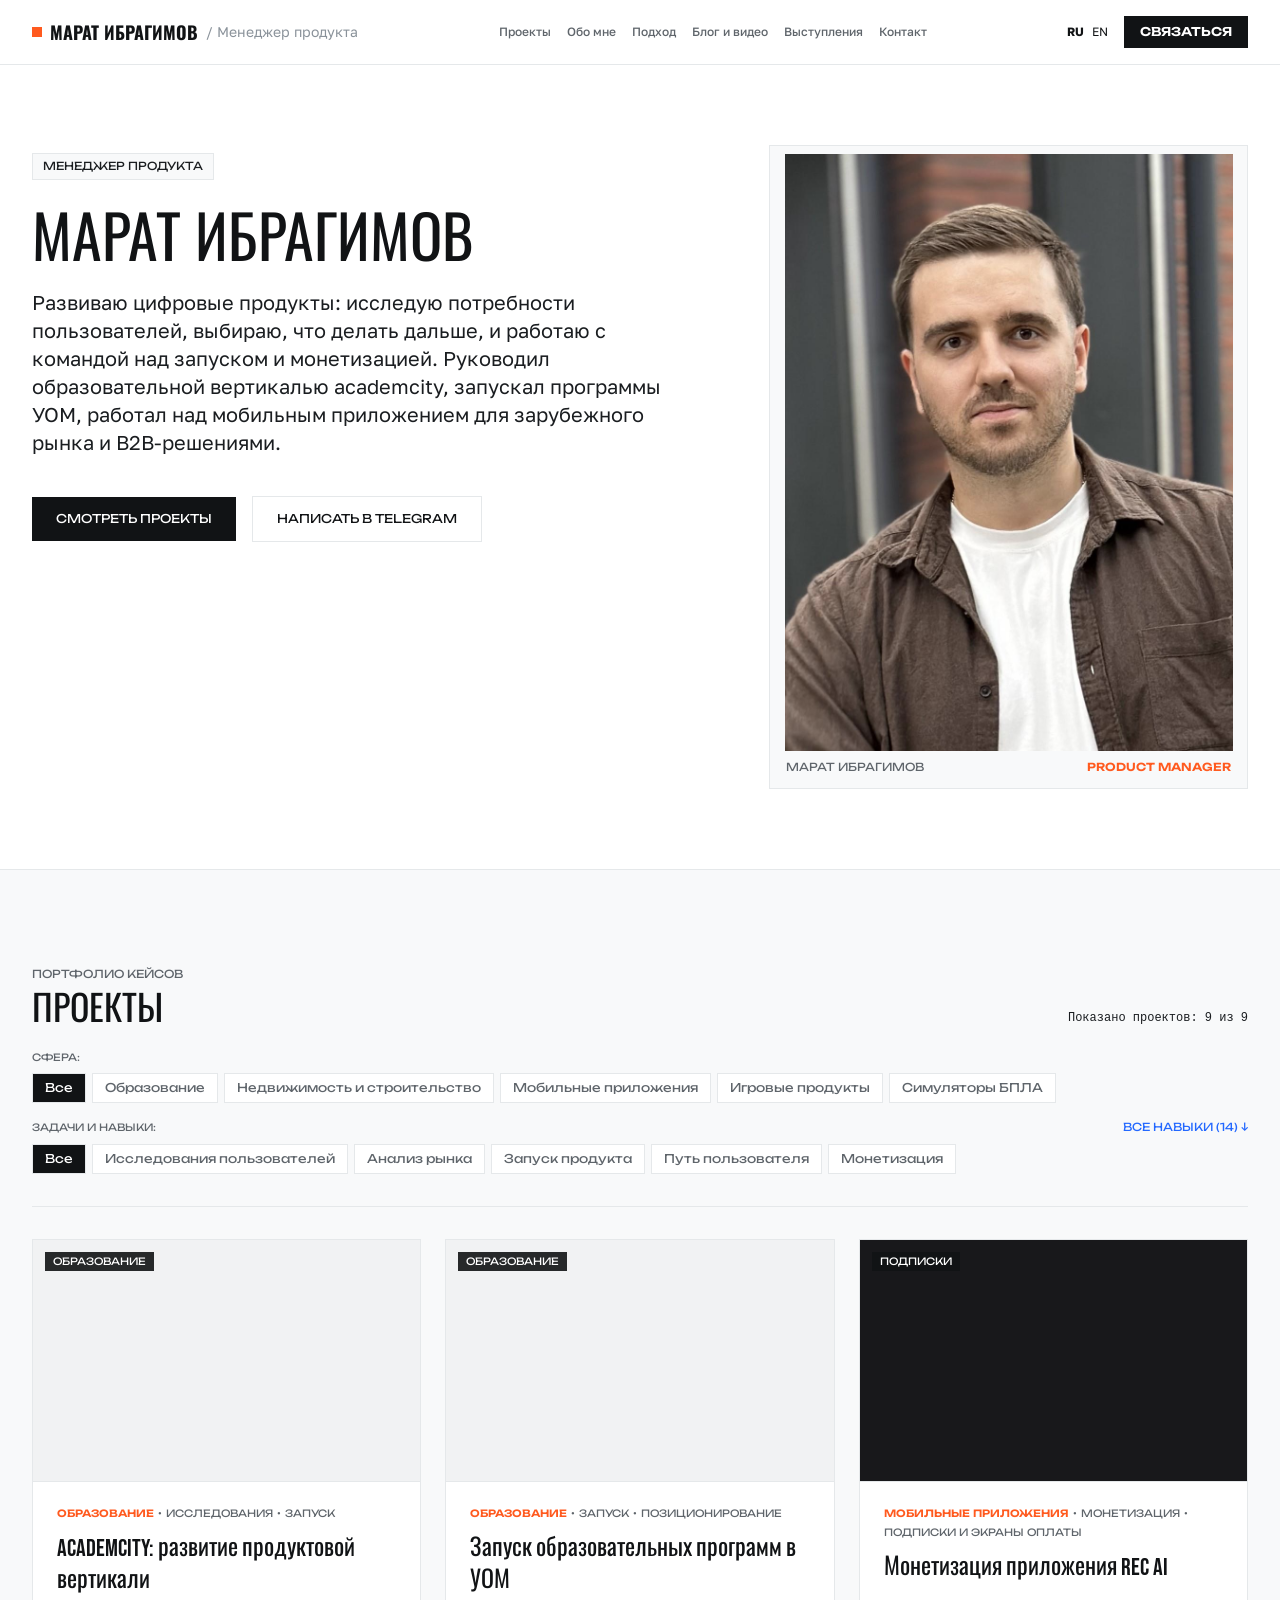
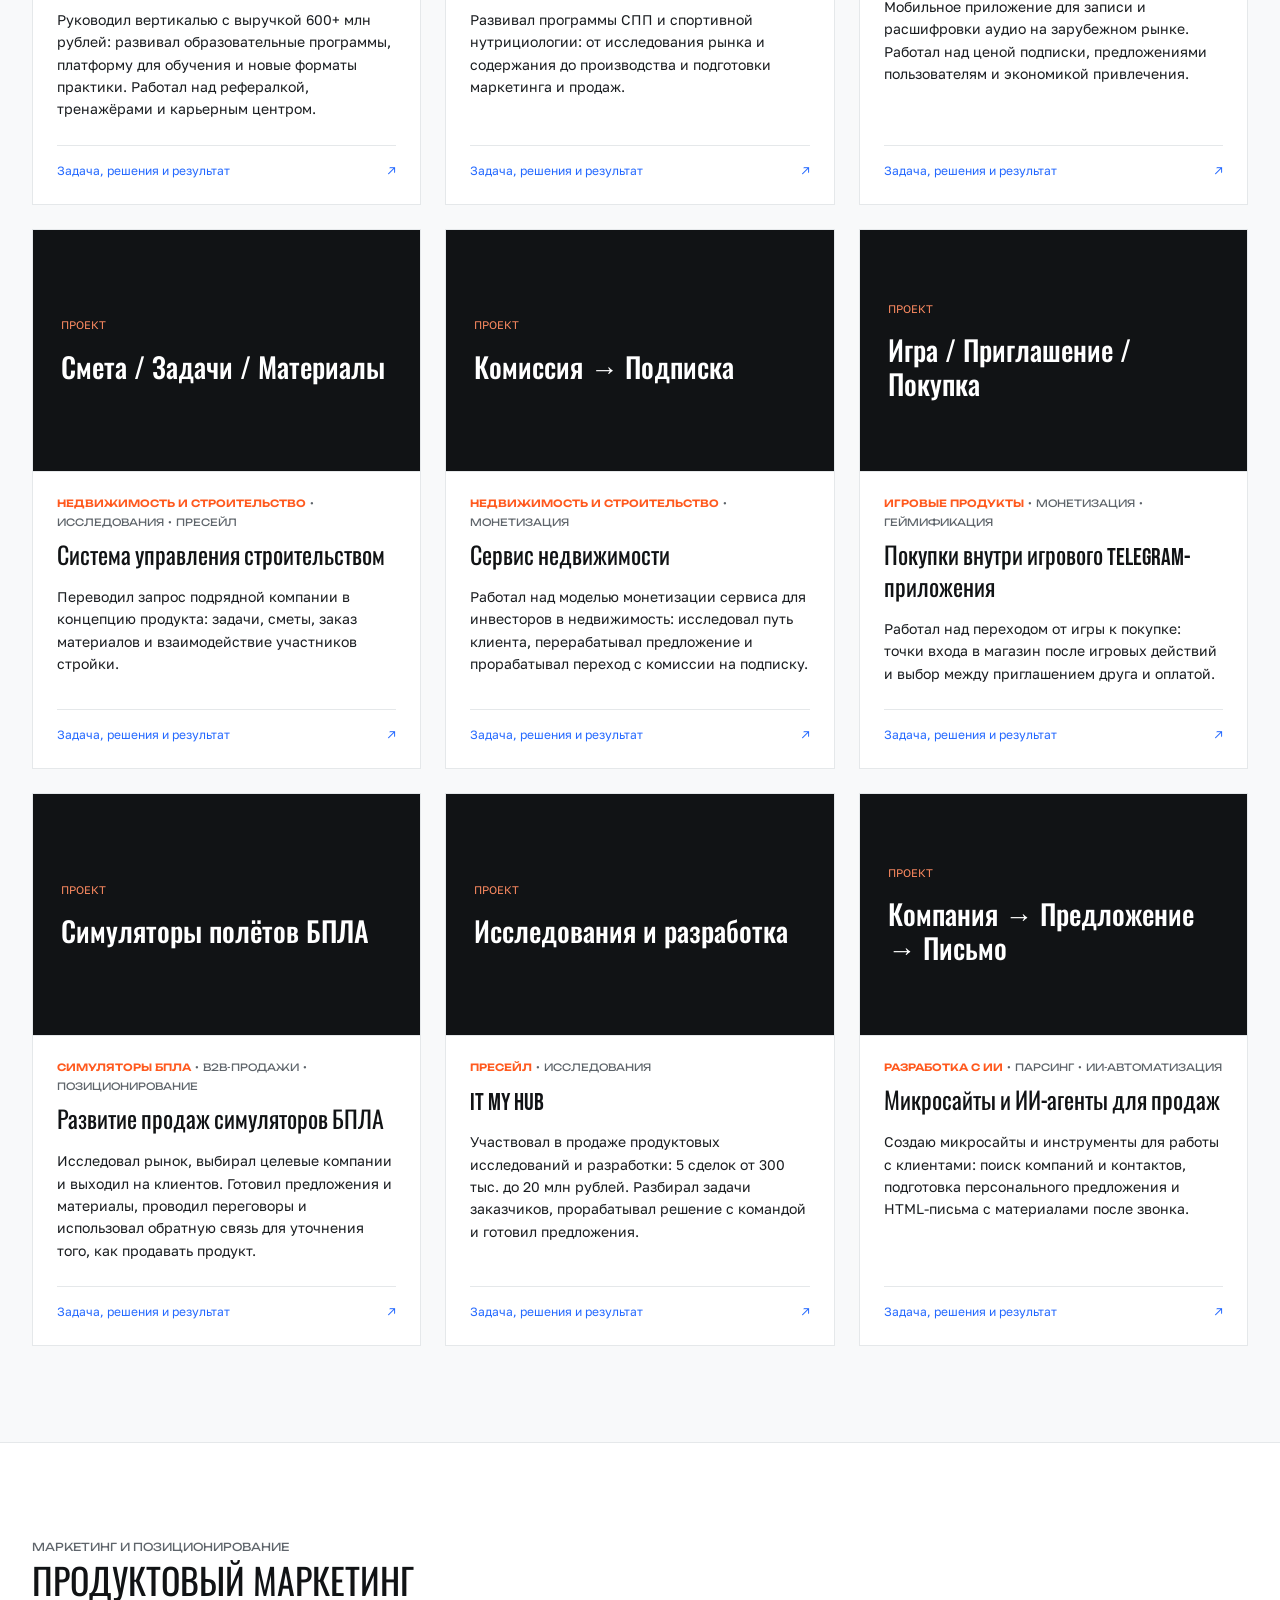
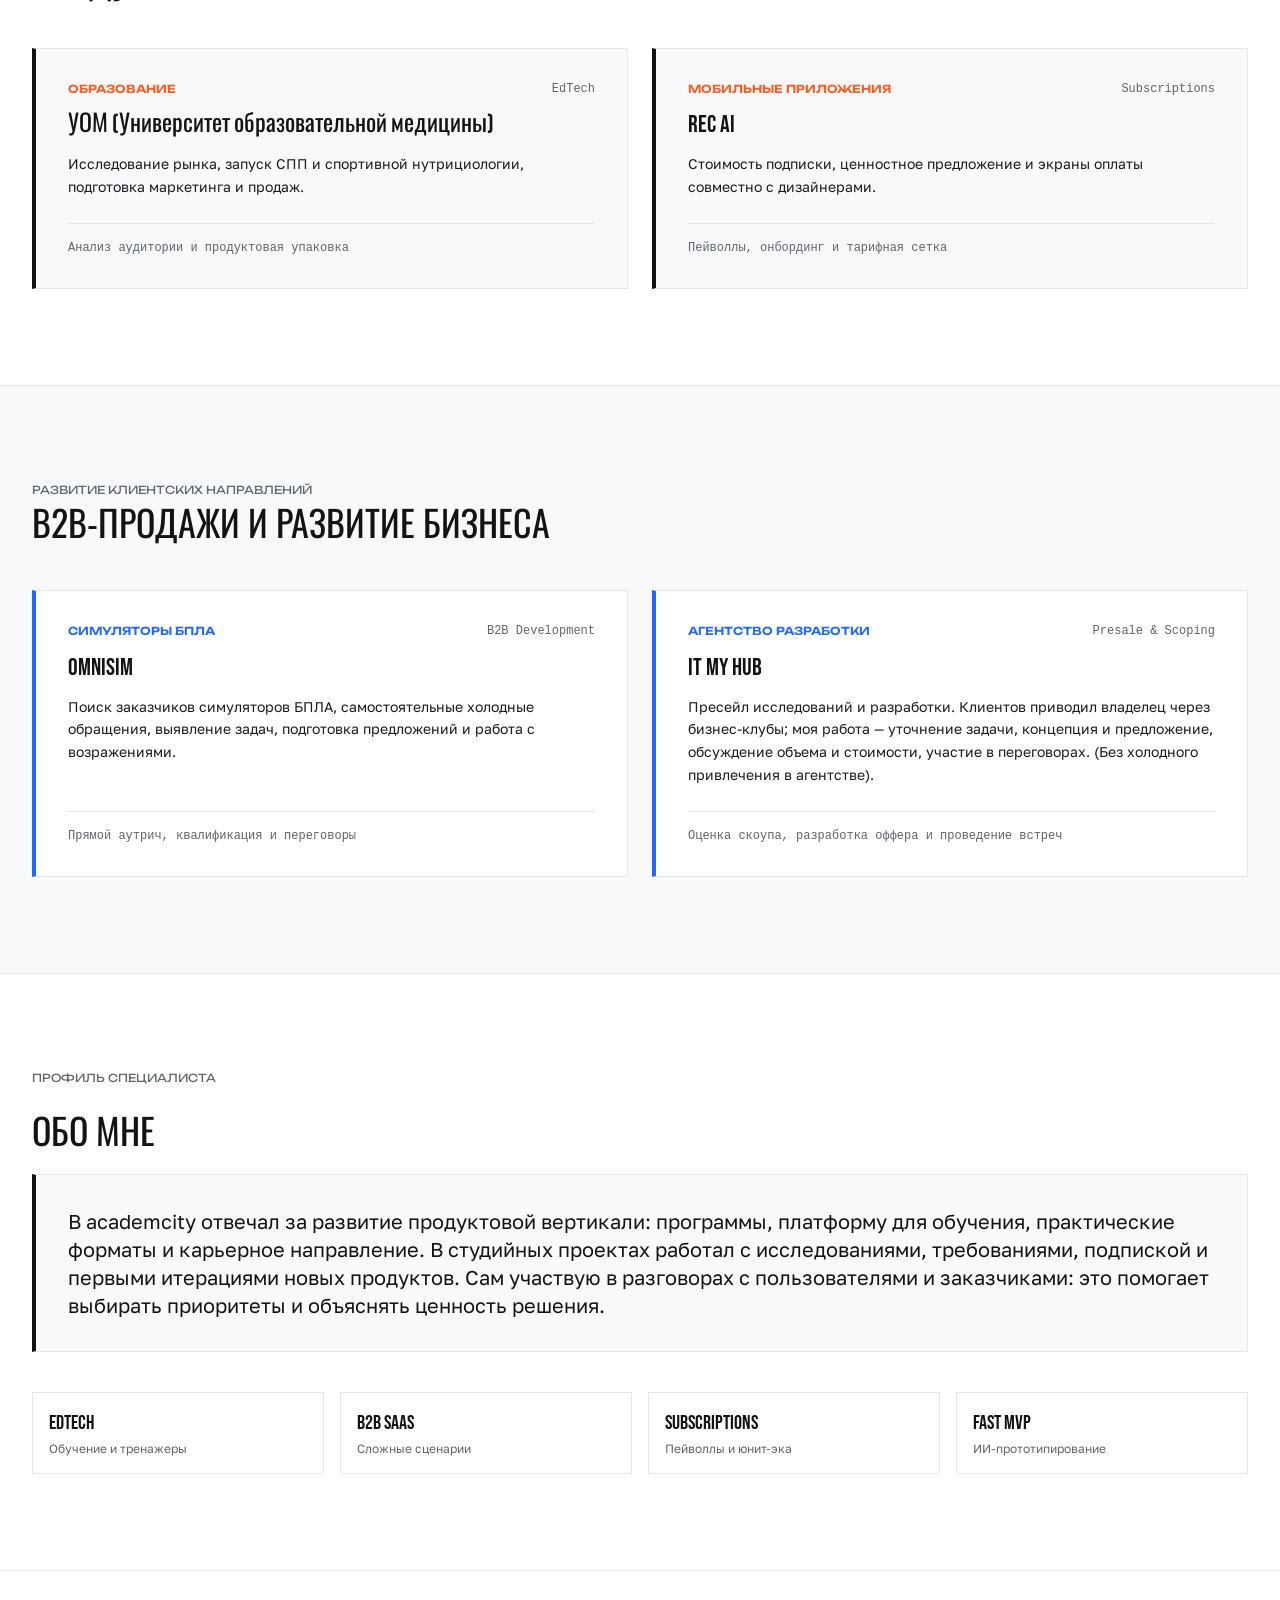
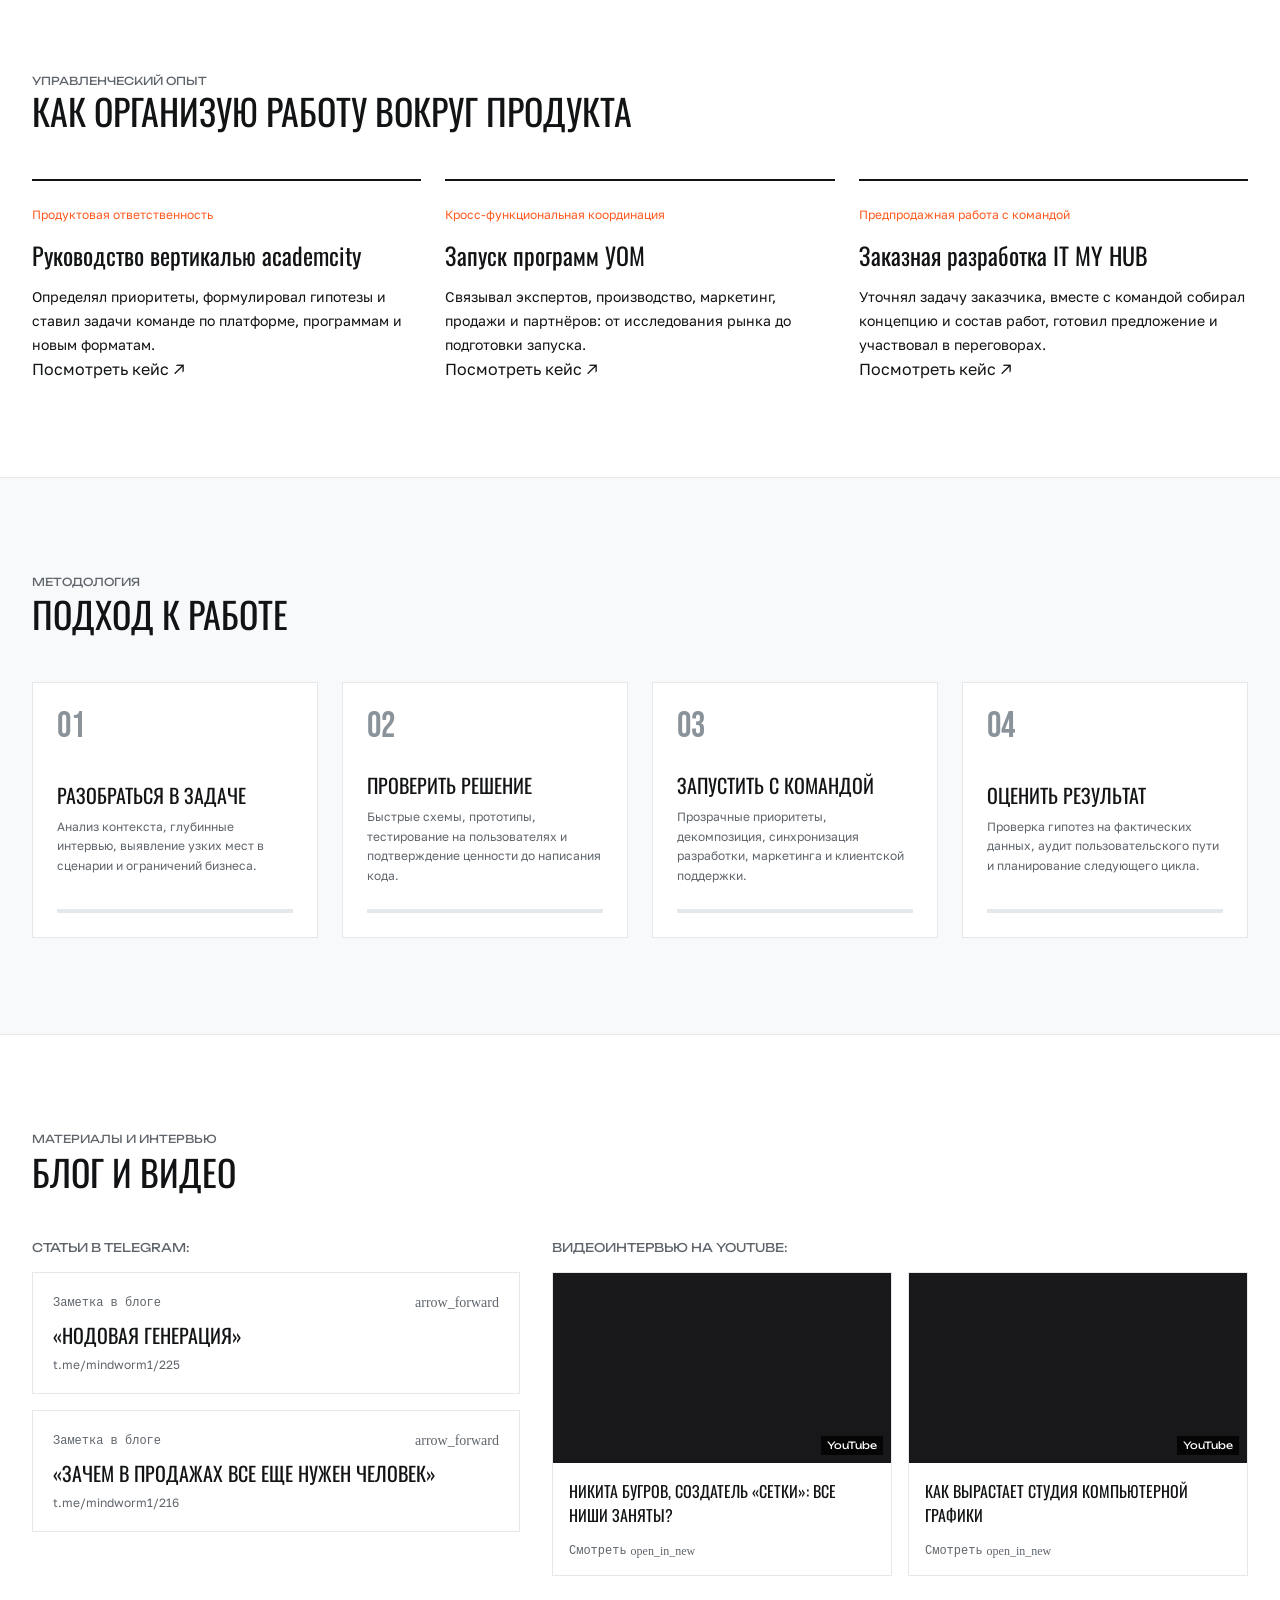
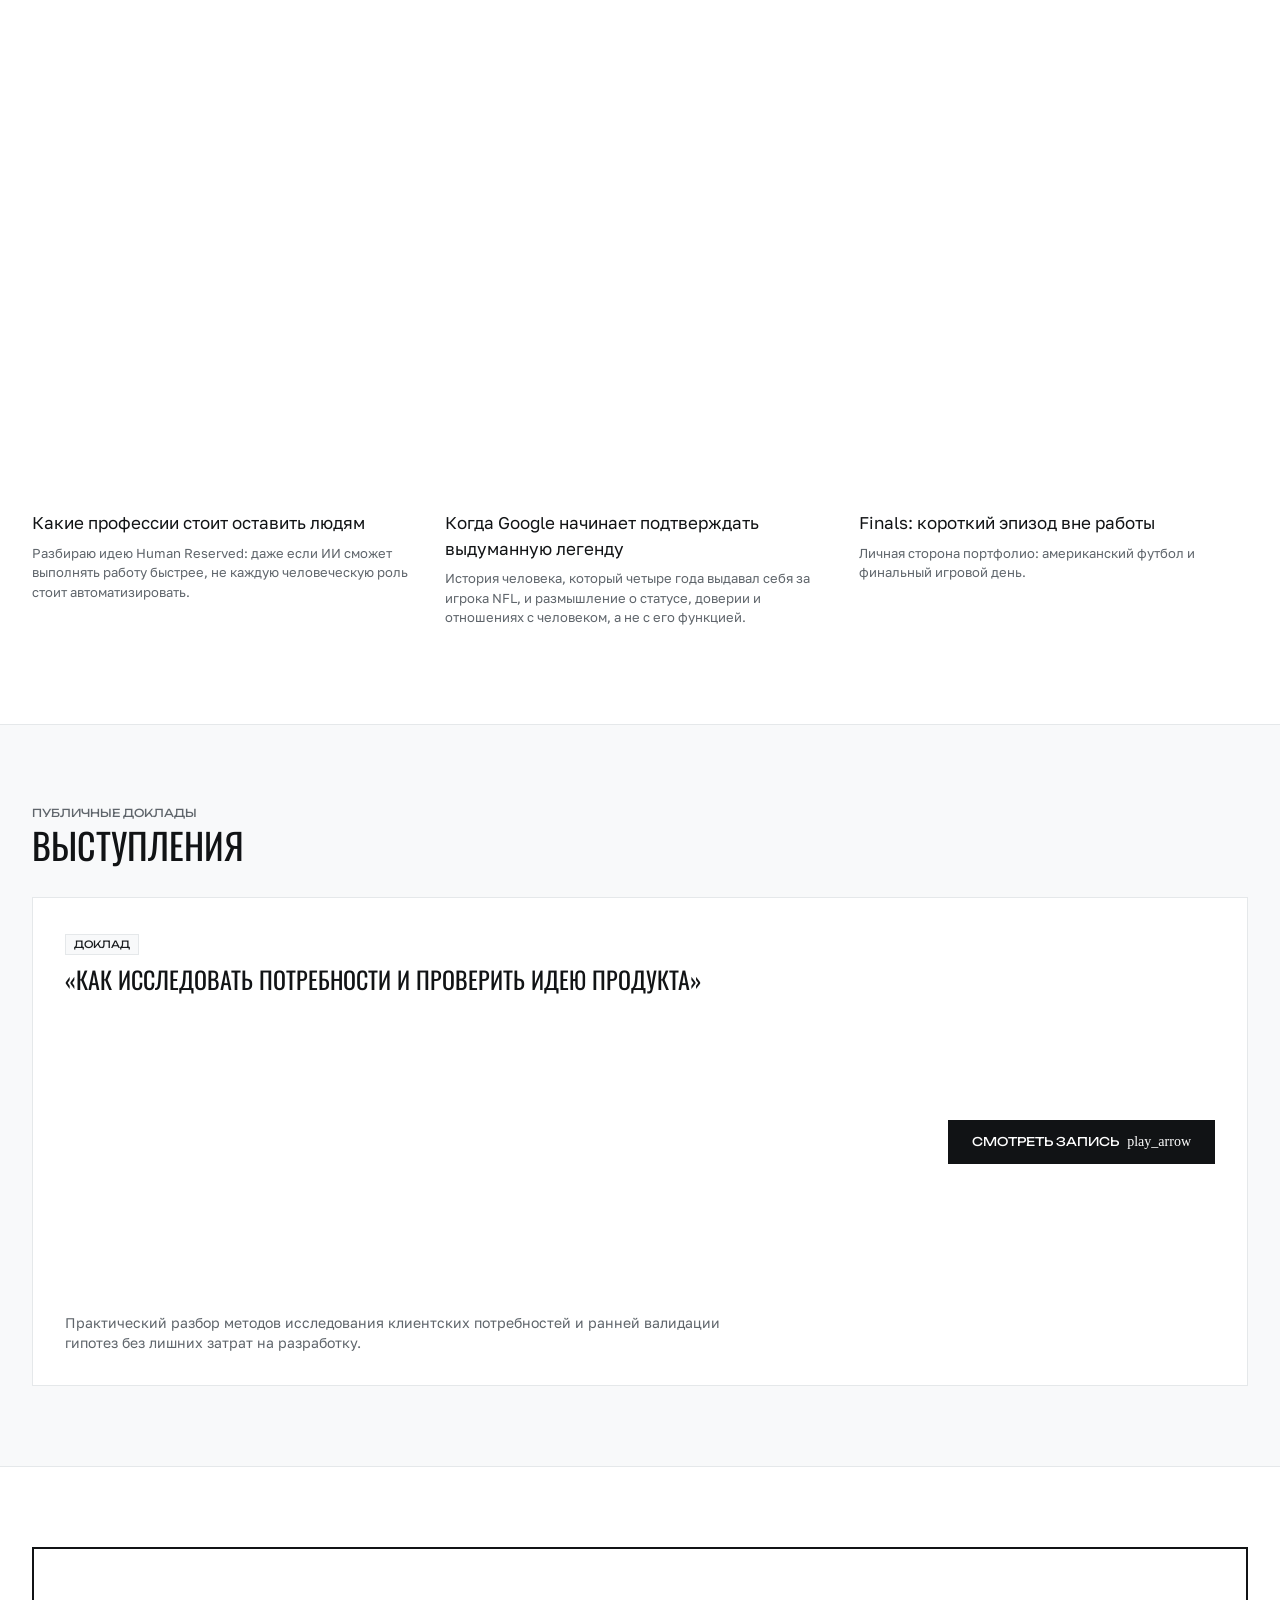
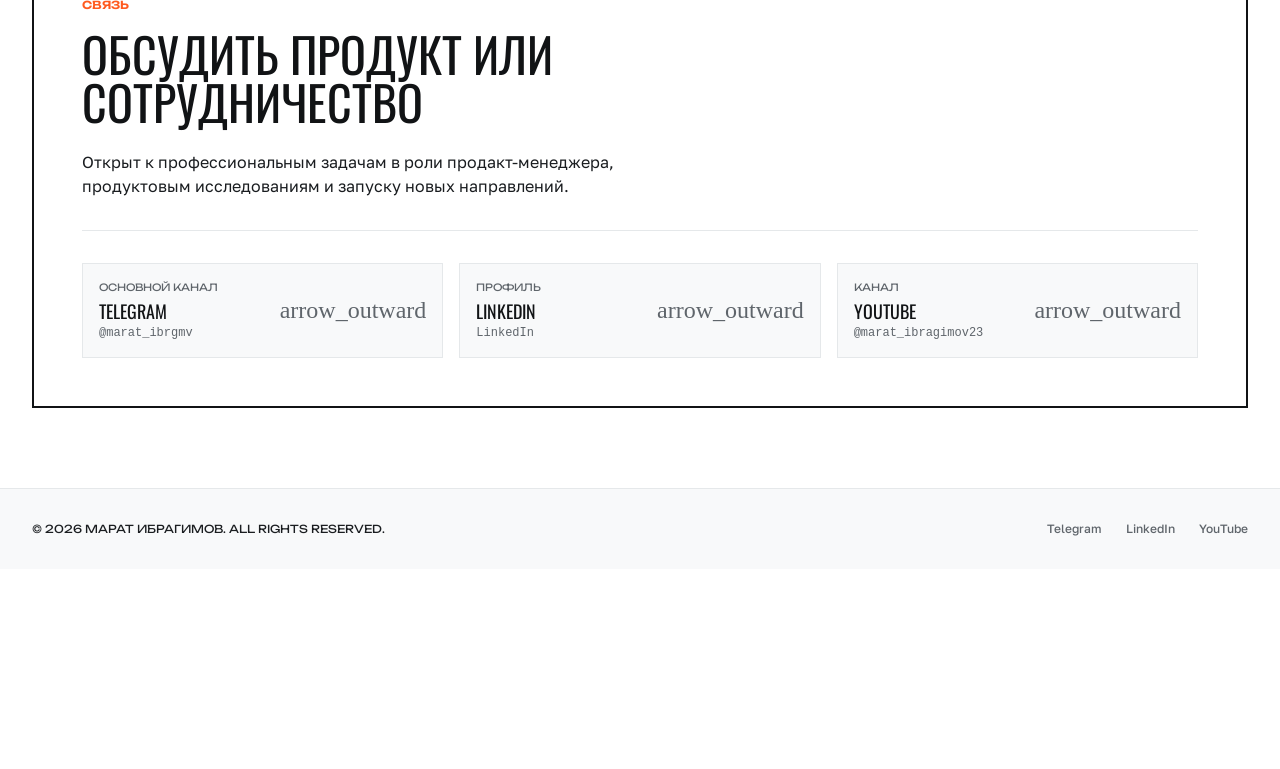
<file: product/index.html>
<!doctype html><html lang="ru"><meta charset="utf-8"><meta name="viewport" content="width=device-width,initial-scale=1"><meta http-equiv="refresh" content="0;url=../index.html"><title>Марат Ибрагимов — портфолио</title><a href="../index.html">Открыть портфолио</a></html>
</file>
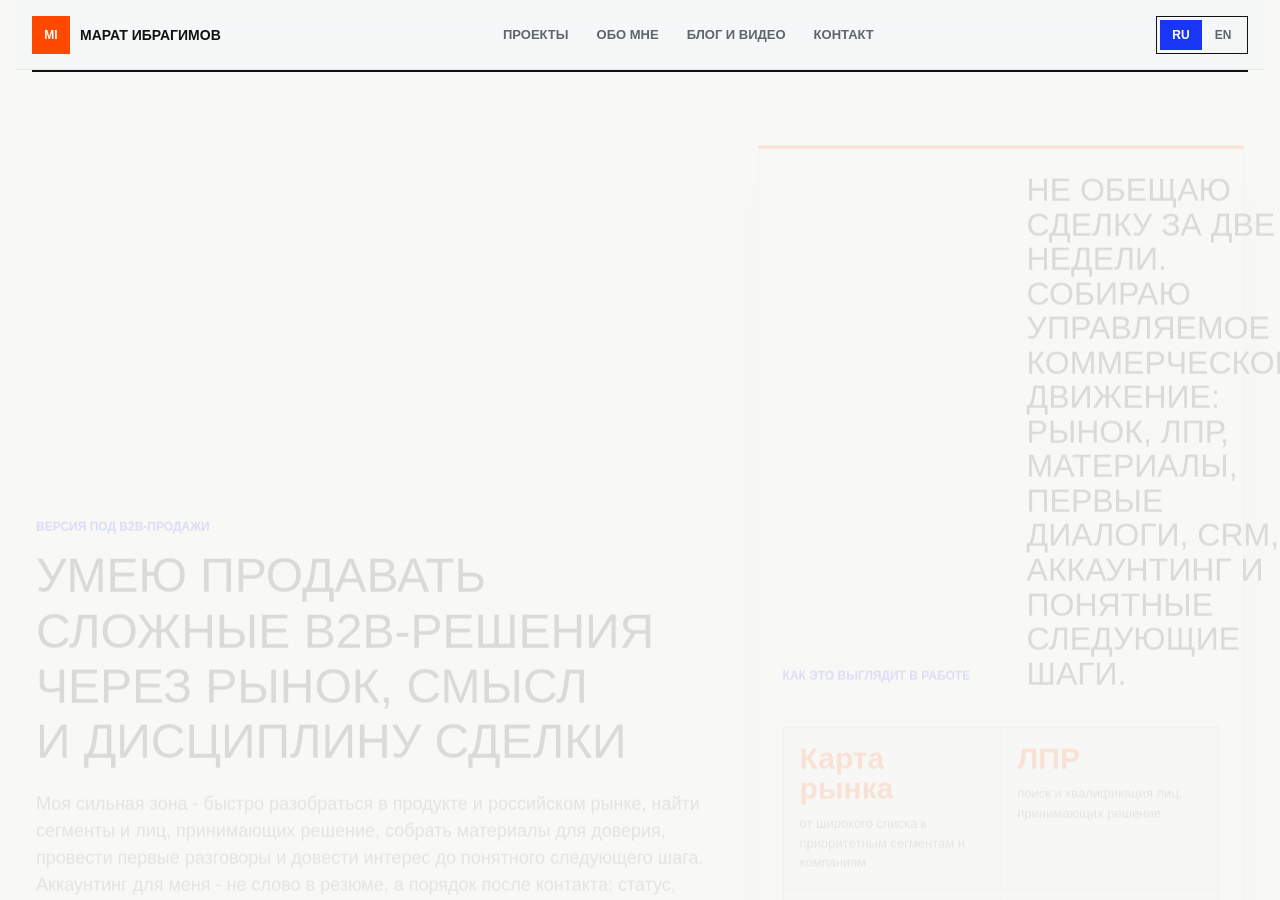
<file: sales/index.html>
<!doctype html><html lang="ru"><meta charset="utf-8"><meta name="viewport" content="width=device-width,initial-scale=1"><meta http-equiv="refresh" content="0;url=../sales.html"><title>Марат Ибрагимов — B2B</title><a href="../sales.html">Открыть опыт B2B-продаж</a></html>
</file>
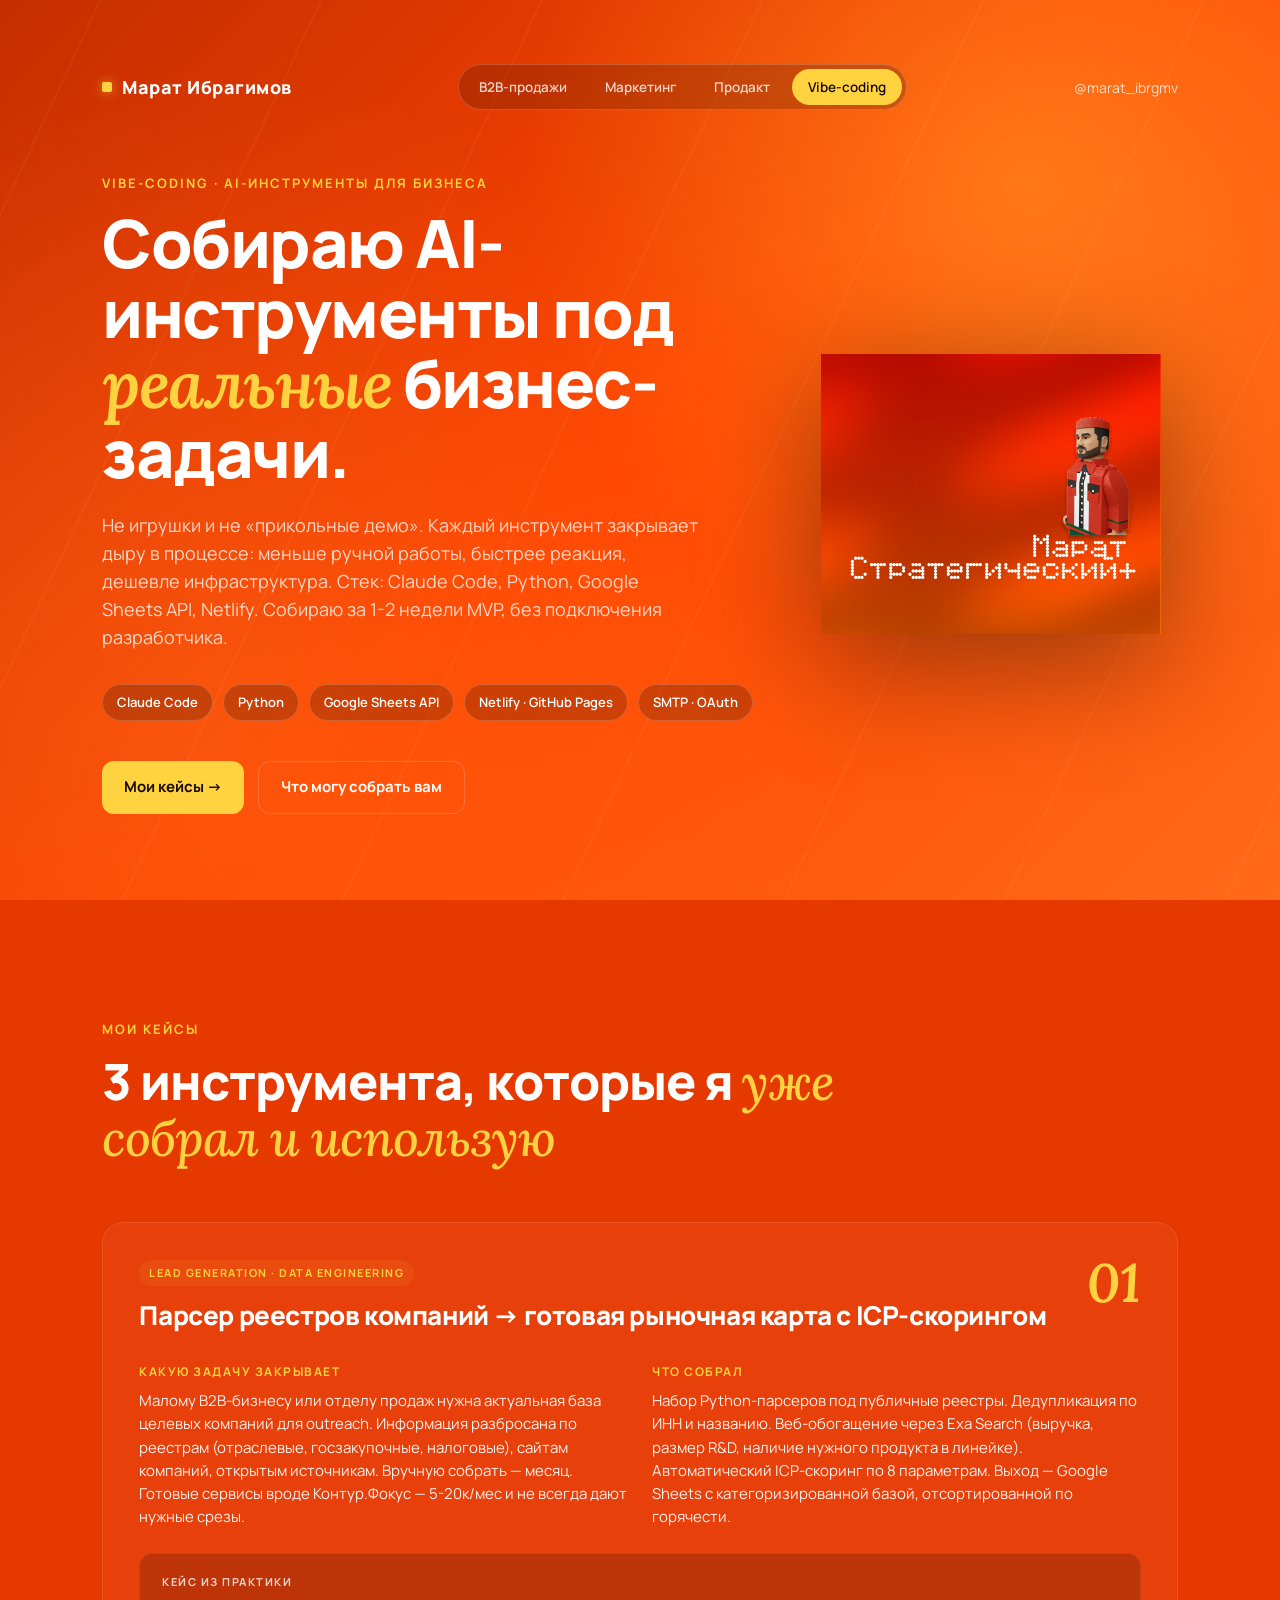
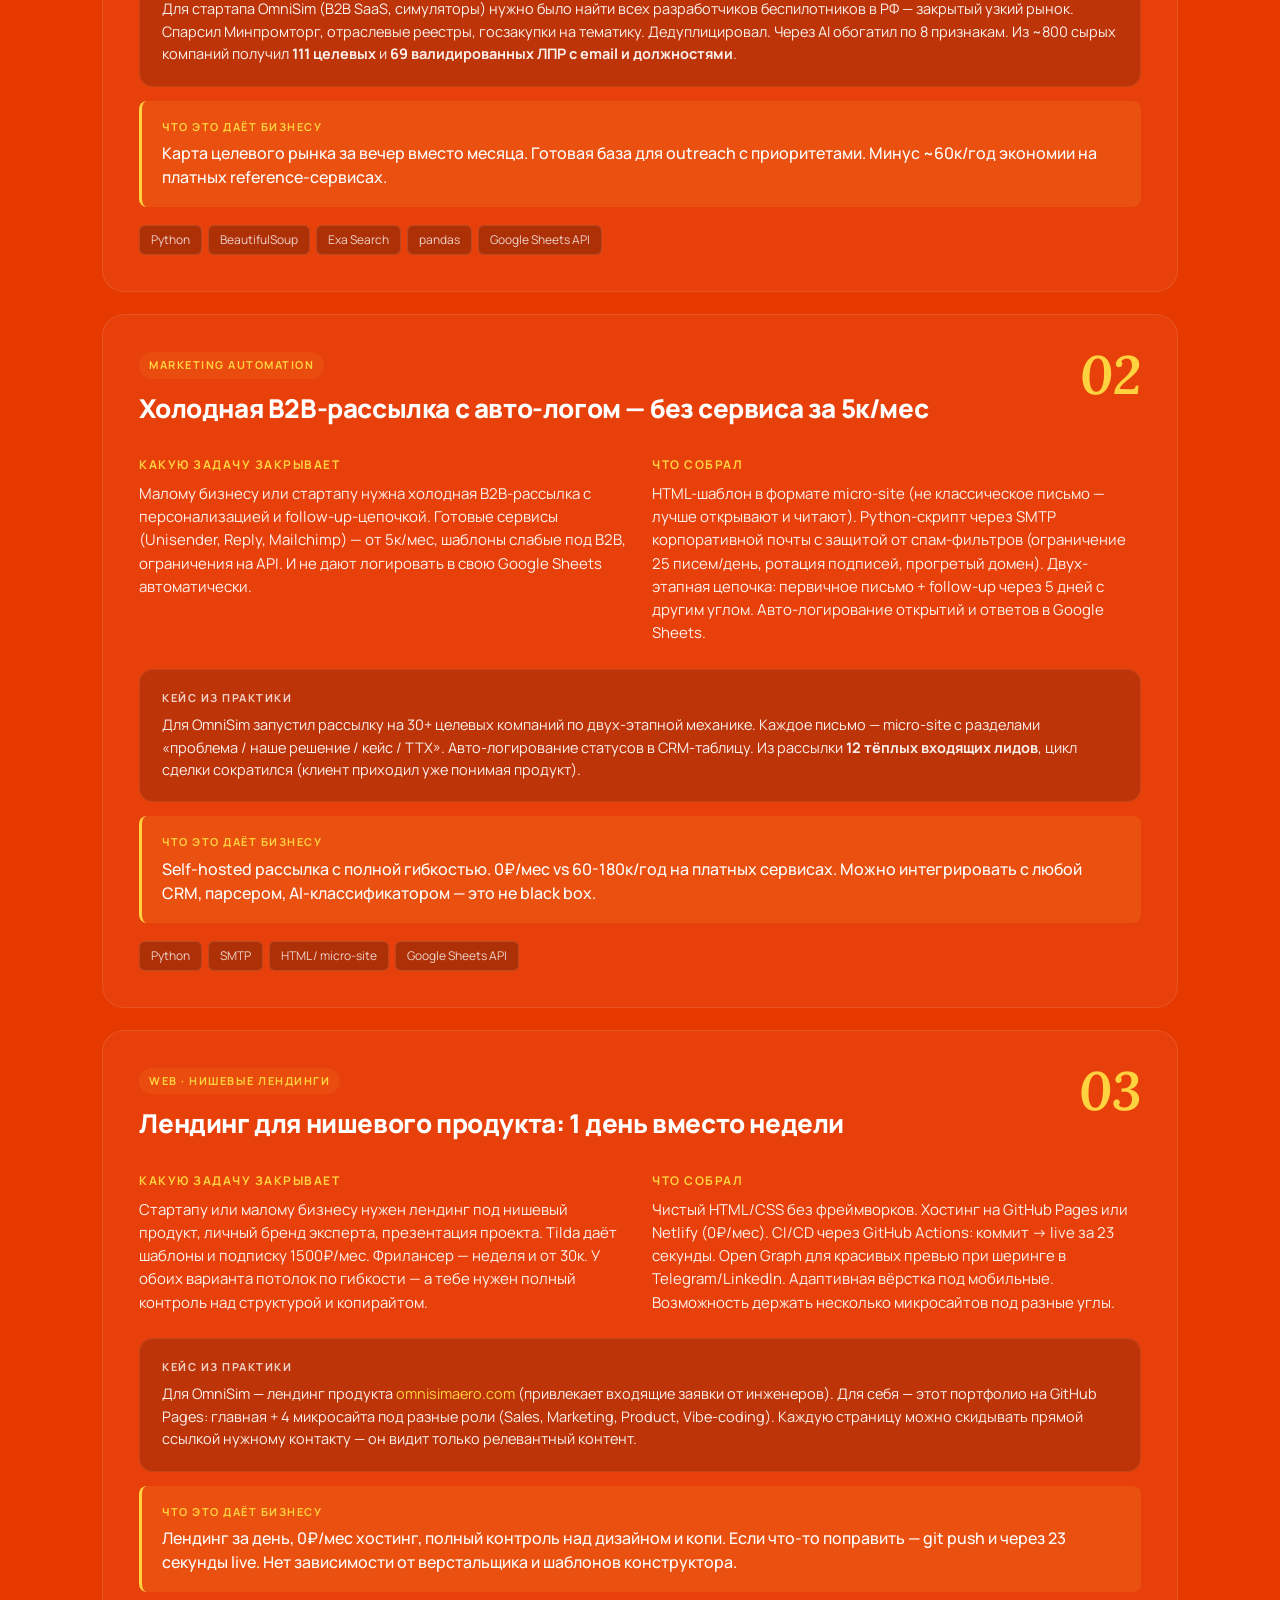
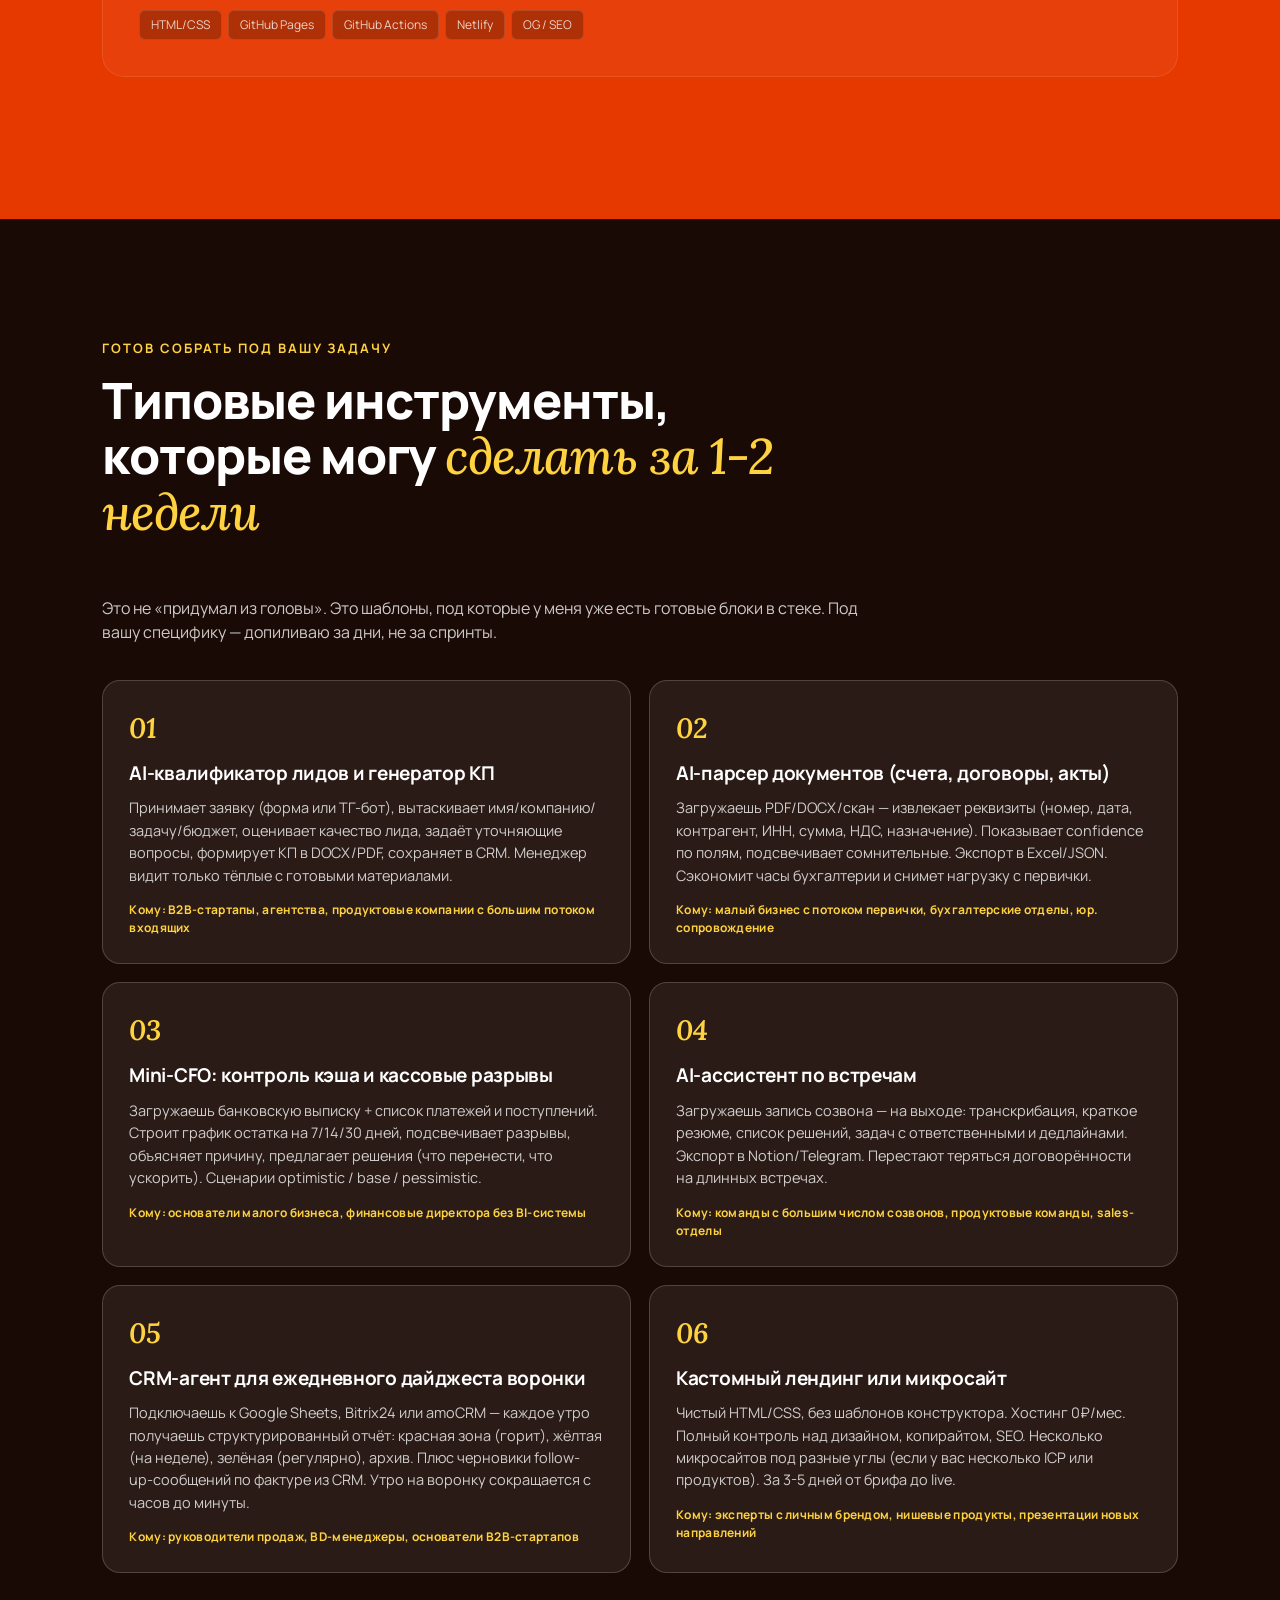
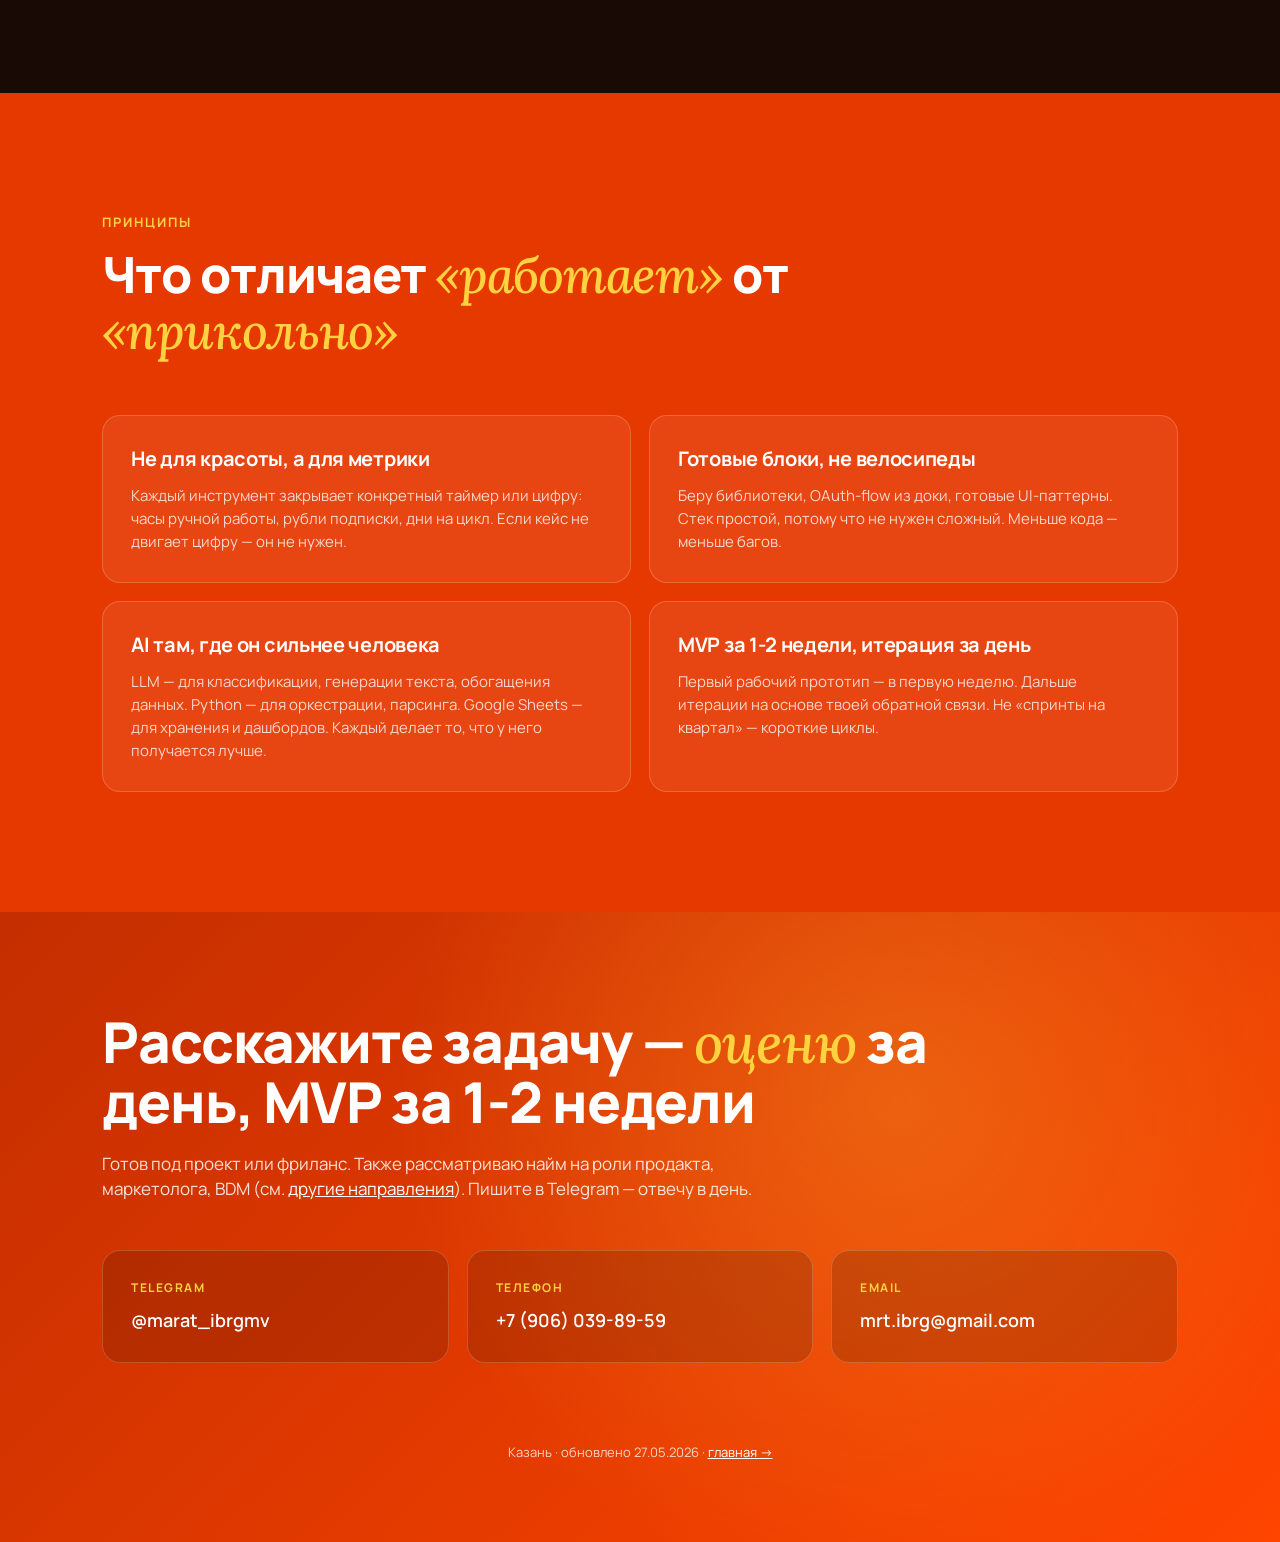
<file: vibecoding/index.html>
<!doctype html>
<html lang="ru">
<head>
<meta charset="utf-8" />
<meta name="viewport" content="width=device-width,initial-scale=1" />
<title>Марат Ибрагимов — Vibe-coding · AI-инструменты для бизнеса</title>
<meta name="description" content="Собираю AI-инструменты под бизнес-задачи: сбор рыночных баз, холодные кампании, нишевые лендинги. Через Claude Code + Python без разработчика. Под проект или часть найма." />
<meta name="theme-color" content="#E63900" />

<meta property="og:type" content="website" />
<meta property="og:title" content="Vibe-coding для бизнеса — Марат Ибрагимов" />
<meta property="og:description" content="AI-инструменты под реальные задачи: рыночные карты, холодные рассылки, лендинги. Сделаю за 1-2 недели MVP." />
<meta property="og:image" content="https://makeyourdreem-oss.github.io/marat-portfolio/og-image.jpg" />
<meta property="og:url" content="https://makeyourdreem-oss.github.io/marat-portfolio/vibecoding/" />
<meta property="og:locale" content="ru_RU" />

<link rel="icon" href="../favicon.png" type="image/png" />
<link rel="apple-touch-icon" href="../favicon-256.png" />

<link rel="preconnect" href="https://fonts.googleapis.com">
<link rel="preconnect" href="https://fonts.gstatic.com" crossorigin>
<link href="https://fonts.googleapis.com/css2?family=Manrope:wght@400;500;600;700;800&family=Lora:ital,wght@1,500;1,600&display=swap" rel="stylesheet">
<link rel="stylesheet" href="../_shared/style.css">
<style>
.case{
  padding:36px;
  background:rgba(255,255,255,.04);
  border:1px solid rgba(255,255,255,.1);
  border-radius:22px;
  margin-bottom:22px;
  transition:transform .2s ease, border-color .2s ease;
}
.case:hover{transform:translateY(-3px);border-color:rgba(255,210,63,.4)}
.case-head{
  display:flex;align-items:flex-start;justify-content:space-between;gap:24px;
  flex-wrap:wrap;margin-bottom:24px;
}
.case-num{
  font-family:'Lora',serif;font-style:italic;font-weight:600;
  font-size:54px;line-height:.9;color:var(--accent);
}
.case-title{flex:1;min-width:0}
.case-title h3{
  font-size:26px;font-weight:800;letter-spacing:-.4px;line-height:1.2;
  margin-bottom:8px;
}
.case-cat{
  display:inline-block;
  font-size:11px;letter-spacing:1.5px;text-transform:uppercase;
  color:var(--accent);font-weight:700;
  background:rgba(255,210,63,.08);
  padding:5px 10px;border-radius:999px;
  margin-bottom:14px;
}
.case-body{display:grid;grid-template-columns:1fr 1fr;gap:24px}
.case-block h4{
  font-size:12px;letter-spacing:1.5px;text-transform:uppercase;
  color:var(--accent);font-weight:700;margin-bottom:8px;
}
.case-block p{font-size:15px;line-height:1.55;color:rgba(255,255,255,.92)}
.case-example{
  margin-top:24px;padding:20px 22px;
  background:rgba(0,0,0,.18);
  border:1px solid rgba(255,255,255,.08);
  border-radius:14px;
}
.case-example .label{
  font-size:11px;letter-spacing:1.5px;text-transform:uppercase;
  color:var(--text-soft);font-weight:700;margin-bottom:8px;
}
.case-example p{font-size:14.5px;line-height:1.55;color:rgba(255,255,255,.92)}
.case-result{
  margin-top:14px;padding:18px 20px;
  background:rgba(255,210,63,.1);
  border-left:3px solid var(--accent);
  border-radius:8px;
}
.case-result .label{
  font-size:11px;letter-spacing:1.5px;text-transform:uppercase;
  color:var(--accent);font-weight:700;margin-bottom:6px;
}
.case-result .value{font-size:16px;line-height:1.5;color:#fff;font-weight:500}
.case-stack{
  margin-top:18px;display:flex;flex-wrap:wrap;gap:6px;
}
.case-stack span{
  background:rgba(0,0,0,.25);
  border:1px solid rgba(255,255,255,.12);
  padding:5px 11px;border-radius:6px;
  font-size:12px;color:var(--text-soft);
}

/* Готов собрать */
.offer-grid{
  display:grid;grid-template-columns:repeat(2,1fr);gap:18px;
}
.offer-card{
  padding:26px;
  background:var(--card);
  border:1px solid var(--line);
  border-radius:18px;
  transition:background .2s ease;
}
.offer-card:hover{background:var(--card-hover)}
.offer-card .ico{
  font-family:'Lora',serif;font-style:italic;font-weight:600;
  font-size:28px;color:var(--accent);margin-bottom:10px;
}
.offer-card h3{font-size:19px;font-weight:700;letter-spacing:-.3px;margin-bottom:10px}
.offer-card p{color:var(--text-soft);font-size:14.5px;line-height:1.55}
.offer-card .who{
  margin-top:14px;font-size:12px;color:var(--accent);font-weight:700;
  letter-spacing:.3px;
}

@media (max-width:880px){
  .case{padding:24px}
  .case-body{grid-template-columns:1fr}
  .case-num{font-size:42px}
  .case-title h3{font-size:21px}
  .offer-grid{grid-template-columns:1fr}
}
</style>
</head>
<body data-track="vibecoding">

<section class="hero">
  <nav class="nav">
    <a class="logo" href="../">Марат Ибрагимов</a>
    <div class="nav-tabs">
      <a href="../sales/">B2B-продажи</a>
      <a href="../marketing/">Маркетинг</a>
      <a href="../product/">Продакт</a>
      <a href="../vibecoding/" class="active">Vibe-coding</a>
    </div>
    <div class="nav-contacts">
      <a href="https://t.me/marat_ibrgmv">@marat_ibrgmv</a>
    </div>
  </nav>

  <div class="hero-grid">
    <div>
      <div class="eyebrow">Vibe-coding · AI-инструменты для бизнеса</div>
      <h1>Собираю AI-инструменты под <em>реальные</em> бизнес-задачи.</h1>
      <p class="hero-sub">Не игрушки и не «прикольные демо». Каждый инструмент закрывает дыру в процессе: меньше ручной работы, быстрее реакция, дешевле инфраструктура. Стек: Claude Code, Python, Google Sheets API, Netlify. Собираю за 1-2 недели MVP, без подключения разработчика.</p>
      <div class="hero-tags">
        <span class="tag">Claude Code</span>
        <span class="tag">Python</span>
        <span class="tag">Google Sheets API</span>
        <span class="tag">Netlify · GitHub Pages</span>
        <span class="tag">SMTP · OAuth</span>
      </div>
      <div class="hero-cta">
        <a class="btn btn-primary" href="#cases">Мои кейсы →</a>
        <a class="btn btn-ghost" href="#offer">Что могу собрать вам</a>
      </div>
    </div>
    <div class="mascot">
      <img src="../mascot.png" alt="Марат — pixel-art" />
    </div>
  </div>
</section>

<section class="section" id="cases">
  <div class="section-head">
    <div>
      <div class="eyebrow">Мои кейсы</div>
      <h2>3 инструмента, которые я <em>уже собрал и использую</em></h2>
    </div>
  </div>

  <!-- CASE 1: Парсер реестров компаний -->
  <article class="case">
    <div class="case-head">
      <div class="case-title">
        <div class="case-cat">Lead generation · data engineering</div>
        <h3>Парсер реестров компаний → готовая рыночная карта с ICP-скорингом</h3>
      </div>
      <div class="case-num">01</div>
    </div>
    <div class="case-body">
      <div class="case-block">
        <h4>Какую задачу закрывает</h4>
        <p>Малому B2B-бизнесу или отделу продаж нужна актуальная база целевых компаний для outreach. Информация разбросана по реестрам (отраслевые, госзакупочные, налоговые), сайтам компаний, открытым источникам. Вручную собрать — месяц. Готовые сервисы вроде Контур.Фокус — 5-20к/мес и не всегда дают нужные срезы.</p>
      </div>
      <div class="case-block">
        <h4>Что собрал</h4>
        <p>Набор Python-парсеров под публичные реестры. Дедупликация по ИНН и названию. Веб-обогащение через Exa Search (выручка, размер R&D, наличие нужного продукта в линейке). Автоматический ICP-скоринг по 8 параметрам. Выход — Google Sheets с категоризированной базой, отсортированной по горячести.</p>
      </div>
    </div>
    <div class="case-example">
      <div class="label">Кейс из практики</div>
      <p>Для стартапа OmniSim (B2B SaaS, симуляторы) нужно было найти всех разработчиков беспилотников в РФ — закрытый узкий рынок. Спарсил Минпромторг, отраслевые реестры, госзакупки на тематику. Дедуплицировал. Через AI обогатил по 8 признакам. Из ~800 сырых компаний получил <b>111 целевых</b> и <b>69 валидированных ЛПР с email и должностями</b>.</p>
    </div>
    <div class="case-result">
      <div class="label">Что это даёт бизнесу</div>
      <div class="value">Карта целевого рынка за вечер вместо месяца. Готовая база для outreach с приоритетами. Минус ~60к/год экономии на платных reference-сервисах.</div>
    </div>
    <div class="case-stack">
      <span>Python</span><span>BeautifulSoup</span><span>Exa Search</span><span>pandas</span><span>Google Sheets API</span>
    </div>
  </article>

  <!-- CASE 2: Авто-рассылка -->
  <article class="case">
    <div class="case-head">
      <div class="case-title">
        <div class="case-cat">Marketing automation</div>
        <h3>Холодная B2B-рассылка с авто-логом — без сервиса за 5к/мес</h3>
      </div>
      <div class="case-num">02</div>
    </div>
    <div class="case-body">
      <div class="case-block">
        <h4>Какую задачу закрывает</h4>
        <p>Малому бизнесу или стартапу нужна холодная B2B-рассылка с персонализацией и follow-up-цепочкой. Готовые сервисы (Unisender, Reply, Mailchimp) — от 5к/мес, шаблоны слабые под B2B, ограничения на API. И не дают логировать в свою Google Sheets автоматически.</p>
      </div>
      <div class="case-block">
        <h4>Что собрал</h4>
        <p>HTML-шаблон в формате micro-site (не классическое письмо — лучше открывают и читают). Python-скрипт через SMTP корпоративной почты с защитой от спам-фильтров (ограничение 25 писем/день, ротация подписей, прогретый домен). Двух-этапная цепочка: первичное письмо + follow-up через 5 дней с другим углом. Авто-логирование открытий и ответов в Google Sheets.</p>
      </div>
    </div>
    <div class="case-example">
      <div class="label">Кейс из практики</div>
      <p>Для OmniSim запустил рассылку на 30+ целевых компаний по двух-этапной механике. Каждое письмо — micro-site с разделами «проблема / наше решение / кейс / ТТХ». Авто-логирование статусов в CRM-таблицу. Из рассылки <b>12 тёплых входящих лидов</b>, цикл сделки сократился (клиент приходил уже понимая продукт).</p>
    </div>
    <div class="case-result">
      <div class="label">Что это даёт бизнесу</div>
      <div class="value">Self-hosted рассылка с полной гибкостью. 0₽/мес vs 60-180к/год на платных сервисах. Можно интегрировать с любой CRM, парсером, AI-классификатором — это не black box.</div>
    </div>
    <div class="case-stack">
      <span>Python</span><span>SMTP</span><span>HTML / micro-site</span><span>Google Sheets API</span>
    </div>
  </article>

  <!-- CASE 3: Микросайты -->
  <article class="case">
    <div class="case-head">
      <div class="case-title">
        <div class="case-cat">Web · нишевые лендинги</div>
        <h3>Лендинг для нишевого продукта: 1 день вместо недели</h3>
      </div>
      <div class="case-num">03</div>
    </div>
    <div class="case-body">
      <div class="case-block">
        <h4>Какую задачу закрывает</h4>
        <p>Стартапу или малому бизнесу нужен лендинг под нишевый продукт, личный бренд эксперта, презентация проекта. Tilda даёт шаблоны и подписку 1500₽/мес. Фрилансер — неделя и от 30к. У обоих варианта потолок по гибкости — а тебе нужен полный контроль над структурой и копирайтом.</p>
      </div>
      <div class="case-block">
        <h4>Что собрал</h4>
        <p>Чистый HTML/CSS без фреймворков. Хостинг на GitHub Pages или Netlify (0₽/мес). CI/CD через GitHub Actions: коммит → live за 23 секунды. Open Graph для красивых превью при шеринге в Telegram/LinkedIn. Адаптивная вёрстка под мобильные. Возможность держать несколько микросайтов под разные углы.</p>
      </div>
    </div>
    <div class="case-example">
      <div class="label">Кейс из практики</div>
      <p>Для OmniSim — лендинг продукта <a href="https://omnisimaero.com" target="_blank" rel="noopener" style="color:var(--accent)">omnisimaero.com</a> (привлекает входящие заявки от инженеров). Для себя — этот портфолио на GitHub Pages: главная + 4 микросайта под разные роли (Sales, Marketing, Product, Vibe-coding). Каждую страницу можно скидывать прямой ссылкой нужному контакту — он видит только релевантный контент.</p>
    </div>
    <div class="case-result">
      <div class="label">Что это даёт бизнесу</div>
      <div class="value">Лендинг за день, 0₽/мес хостинг, полный контроль над дизайном и копи. Если что-то поправить — git push и через 23 секунды live. Нет зависимости от верстальщика и шаблонов конструктора.</div>
    </div>
    <div class="case-stack">
      <span>HTML/CSS</span><span>GitHub Pages</span><span>GitHub Actions</span><span>Netlify</span><span>OG / SEO</span>
    </div>
  </article>

</section>

<section class="section dark" id="offer">
  <div class="section-head">
    <div>
      <div class="eyebrow">Готов собрать под вашу задачу</div>
      <h2>Типовые инструменты, которые могу <em>сделать за 1-2 недели</em></h2>
    </div>
  </div>

  <p style="color:var(--text-soft);font-size:16px;max-width:780px;margin-bottom:36px">
    Это не «придумал из головы». Это шаблоны, под которые у меня уже есть готовые блоки в стеке. Под вашу специфику — допиливаю за дни, не за спринты.
  </p>

  <div class="offer-grid">

    <div class="offer-card">
      <div class="ico">01</div>
      <h3>AI-квалификатор лидов и генератор КП</h3>
      <p>Принимает заявку (форма или ТГ-бот), вытаскивает имя/компанию/задачу/бюджет, оценивает качество лида, задаёт уточняющие вопросы, формирует КП в DOCX/PDF, сохраняет в CRM. Менеджер видит только тёплые с готовыми материалами.</p>
      <div class="who">Кому: B2B-стартапы, агентства, продуктовые компании с большим потоком входящих</div>
    </div>

    <div class="offer-card">
      <div class="ico">02</div>
      <h3>AI-парсер документов (счета, договоры, акты)</h3>
      <p>Загружаешь PDF/DOCX/скан — извлекает реквизиты (номер, дата, контрагент, ИНН, сумма, НДС, назначение). Показывает confidence по полям, подсвечивает сомнительные. Экспорт в Excel/JSON. Сэкономит часы бухгалтерии и снимет нагрузку с первички.</p>
      <div class="who">Кому: малый бизнес с потоком первички, бухгалтерские отделы, юр. сопровождение</div>
    </div>

    <div class="offer-card">
      <div class="ico">03</div>
      <h3>Mini-CFO: контроль кэша и кассовые разрывы</h3>
      <p>Загружаешь банковскую выписку + список платежей и поступлений. Строит график остатка на 7/14/30 дней, подсвечивает разрывы, объясняет причину, предлагает решения (что перенести, что ускорить). Сценарии optimistic / base / pessimistic.</p>
      <div class="who">Кому: основатели малого бизнеса, финансовые директора без BI-системы</div>
    </div>

    <div class="offer-card">
      <div class="ico">04</div>
      <h3>AI-ассистент по встречам</h3>
      <p>Загружаешь запись созвона — на выходе: транскрибация, краткое резюме, список решений, задач с ответственными и дедлайнами. Экспорт в Notion/Telegram. Перестают теряться договорённости на длинных встречах.</p>
      <div class="who">Кому: команды с большим числом созвонов, продуктовые команды, sales-отделы</div>
    </div>

    <div class="offer-card">
      <div class="ico">05</div>
      <h3>CRM-агент для ежедневного дайджеста воронки</h3>
      <p>Подключаешь к Google Sheets, Bitrix24 или amoCRM — каждое утро получаешь структурированный отчёт: красная зона (горит), жёлтая (на неделе), зелёная (регулярно), архив. Плюс черновики follow-up-сообщений по фактуре из CRM. Утро на воронку сокращается с часов до минуты.</p>
      <div class="who">Кому: руководители продаж, BD-менеджеры, основатели B2B-стартапов</div>
    </div>

    <div class="offer-card">
      <div class="ico">06</div>
      <h3>Кастомный лендинг или микросайт</h3>
      <p>Чистый HTML/CSS, без шаблонов конструктора. Хостинг 0₽/мес. Полный контроль над дизайном, копирайтом, SEO. Несколько микросайтов под разные углы (если у вас несколько ICP или продуктов). За 3-5 дней от брифа до live.</p>
      <div class="who">Кому: эксперты с личным брендом, нишевые продукты, презентации новых направлений</div>
    </div>

  </div>
</section>

<section class="section">
  <div class="section-head">
    <div>
      <div class="eyebrow">Принципы</div>
      <h2>Что отличает <em>«работает»</em> от <em>«прикольно»</em></h2>
    </div>
  </div>

  <div class="value-grid">
    <div class="value-card">
      <h3>Не для красоты, а для метрики</h3>
      <p>Каждый инструмент закрывает конкретный таймер или цифру: часы ручной работы, рубли подписки, дни на цикл. Если кейс не двигает цифру — он не нужен.</p>
    </div>
    <div class="value-card">
      <h3>Готовые блоки, не велосипеды</h3>
      <p>Беру библиотеки, OAuth-flow из доки, готовые UI-паттерны. Стек простой, потому что не нужен сложный. Меньше кода — меньше багов.</p>
    </div>
    <div class="value-card">
      <h3>AI там, где он сильнее человека</h3>
      <p>LLM — для классификации, генерации текста, обогащения данных. Python — для оркестрации, парсинга. Google Sheets — для хранения и дашбордов. Каждый делает то, что у него получается лучше.</p>
    </div>
    <div class="value-card">
      <h3>MVP за 1-2 недели, итерация за день</h3>
      <p>Первый рабочий прототип — в первую неделю. Дальше итерации на основе твоей обратной связи. Не «спринты на квартал» — короткие циклы.</p>
    </div>
  </div>
</section>

<section class="contact" id="contact">
  <h2 class="contact-head">Расскажите задачу — <em>оценю</em> за день, MVP за 1-2 недели</h2>
  <p class="contact-sub">Готов под проект или фриланс. Также рассматриваю найм на роли продакта, маркетолога, BDM (см. <a href="../" style="text-decoration:underline;color:#fff">другие направления</a>). Пишите в Telegram — отвечу в день.</p>

  <div class="contact-grid">
    <a class="contact-card" href="https://t.me/marat_ibrgmv" target="_blank" rel="noopener">
      <div class="label">Telegram</div>
      <div class="value">@marat_ibrgmv</div>
    </a>
    <a class="contact-card" href="tel:+79060398959">
      <div class="label">Телефон</div>
      <div class="value">+7 (906) 039-89-59</div>
    </a>
    <a class="contact-card" href="mailto:mrt.ibrg@gmail.com">
      <div class="label">Email</div>
      <div class="value">mrt.ibrg@gmail.com</div>
    </a>
  </div>

  <div class="footer">
    Казань · обновлено 27.05.2026 · <a href="../">главная →</a>
  </div>
</section>

</body>
</html>
</file>
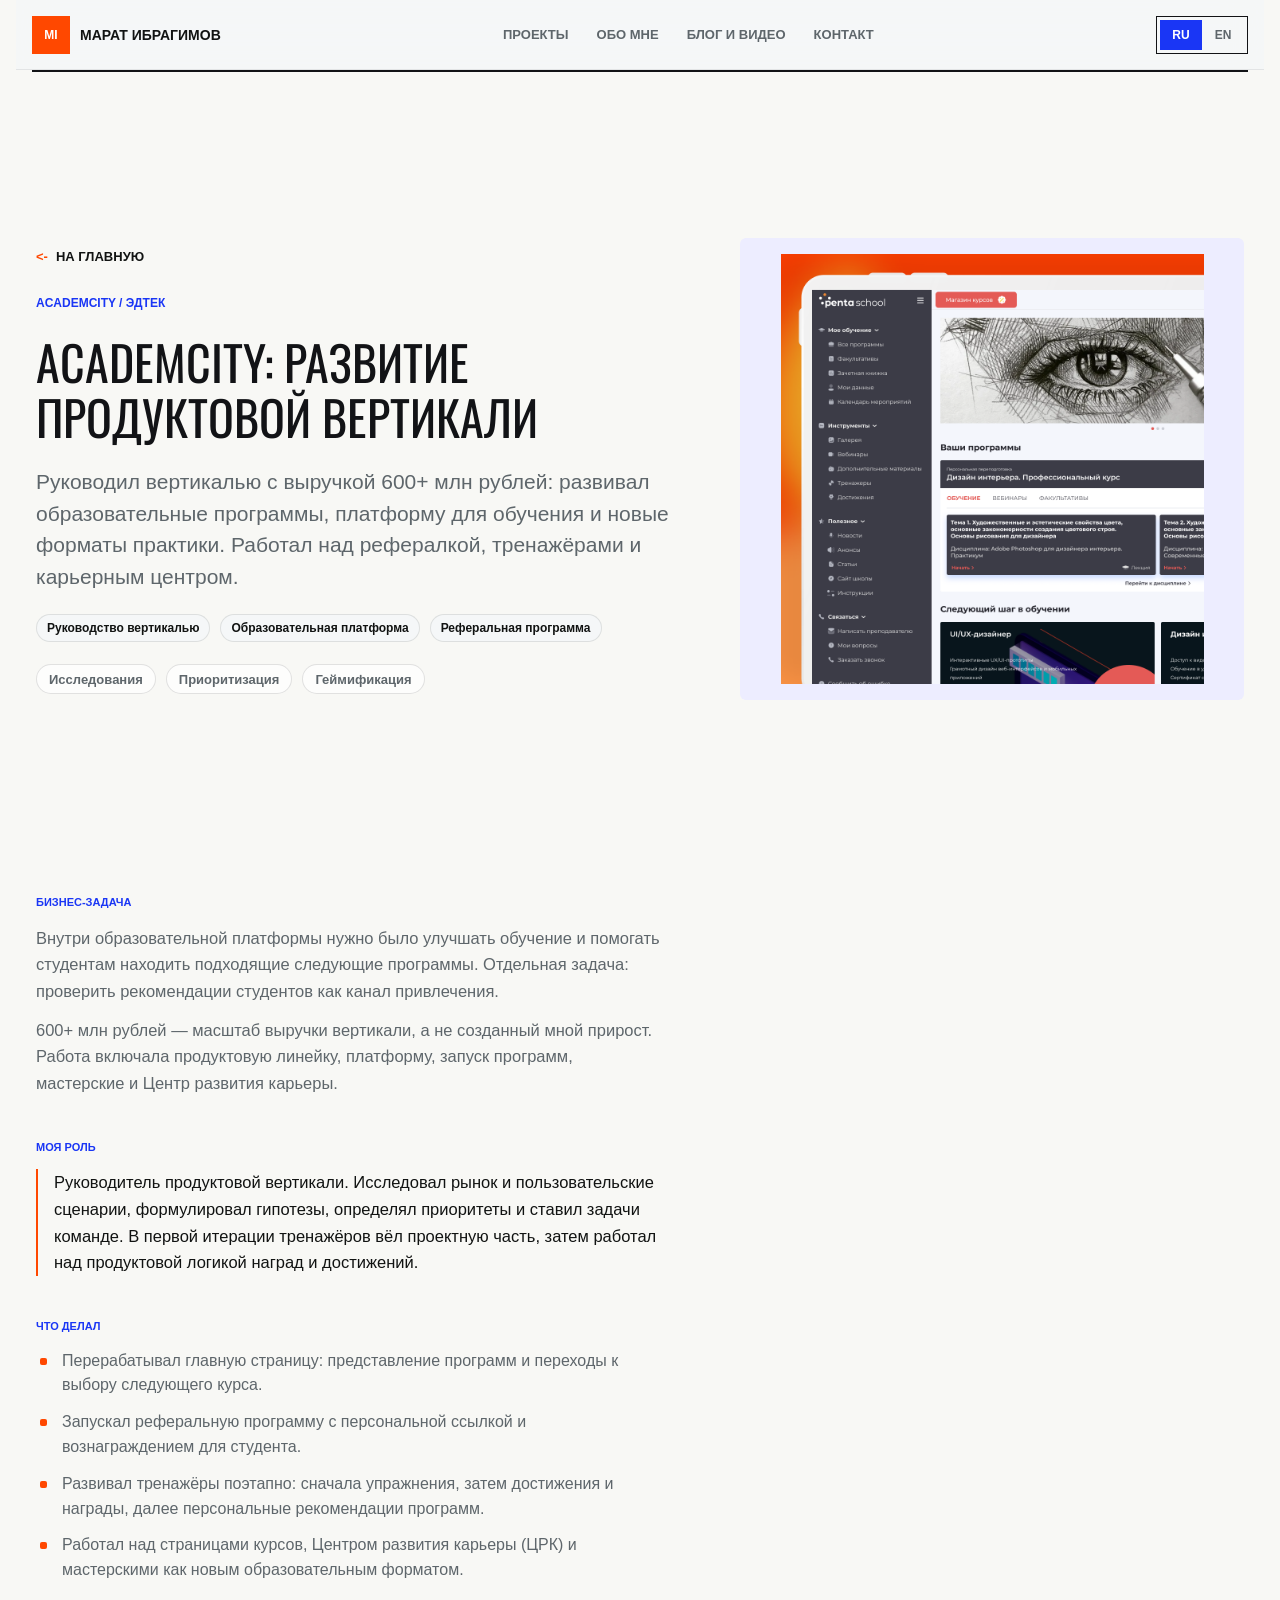
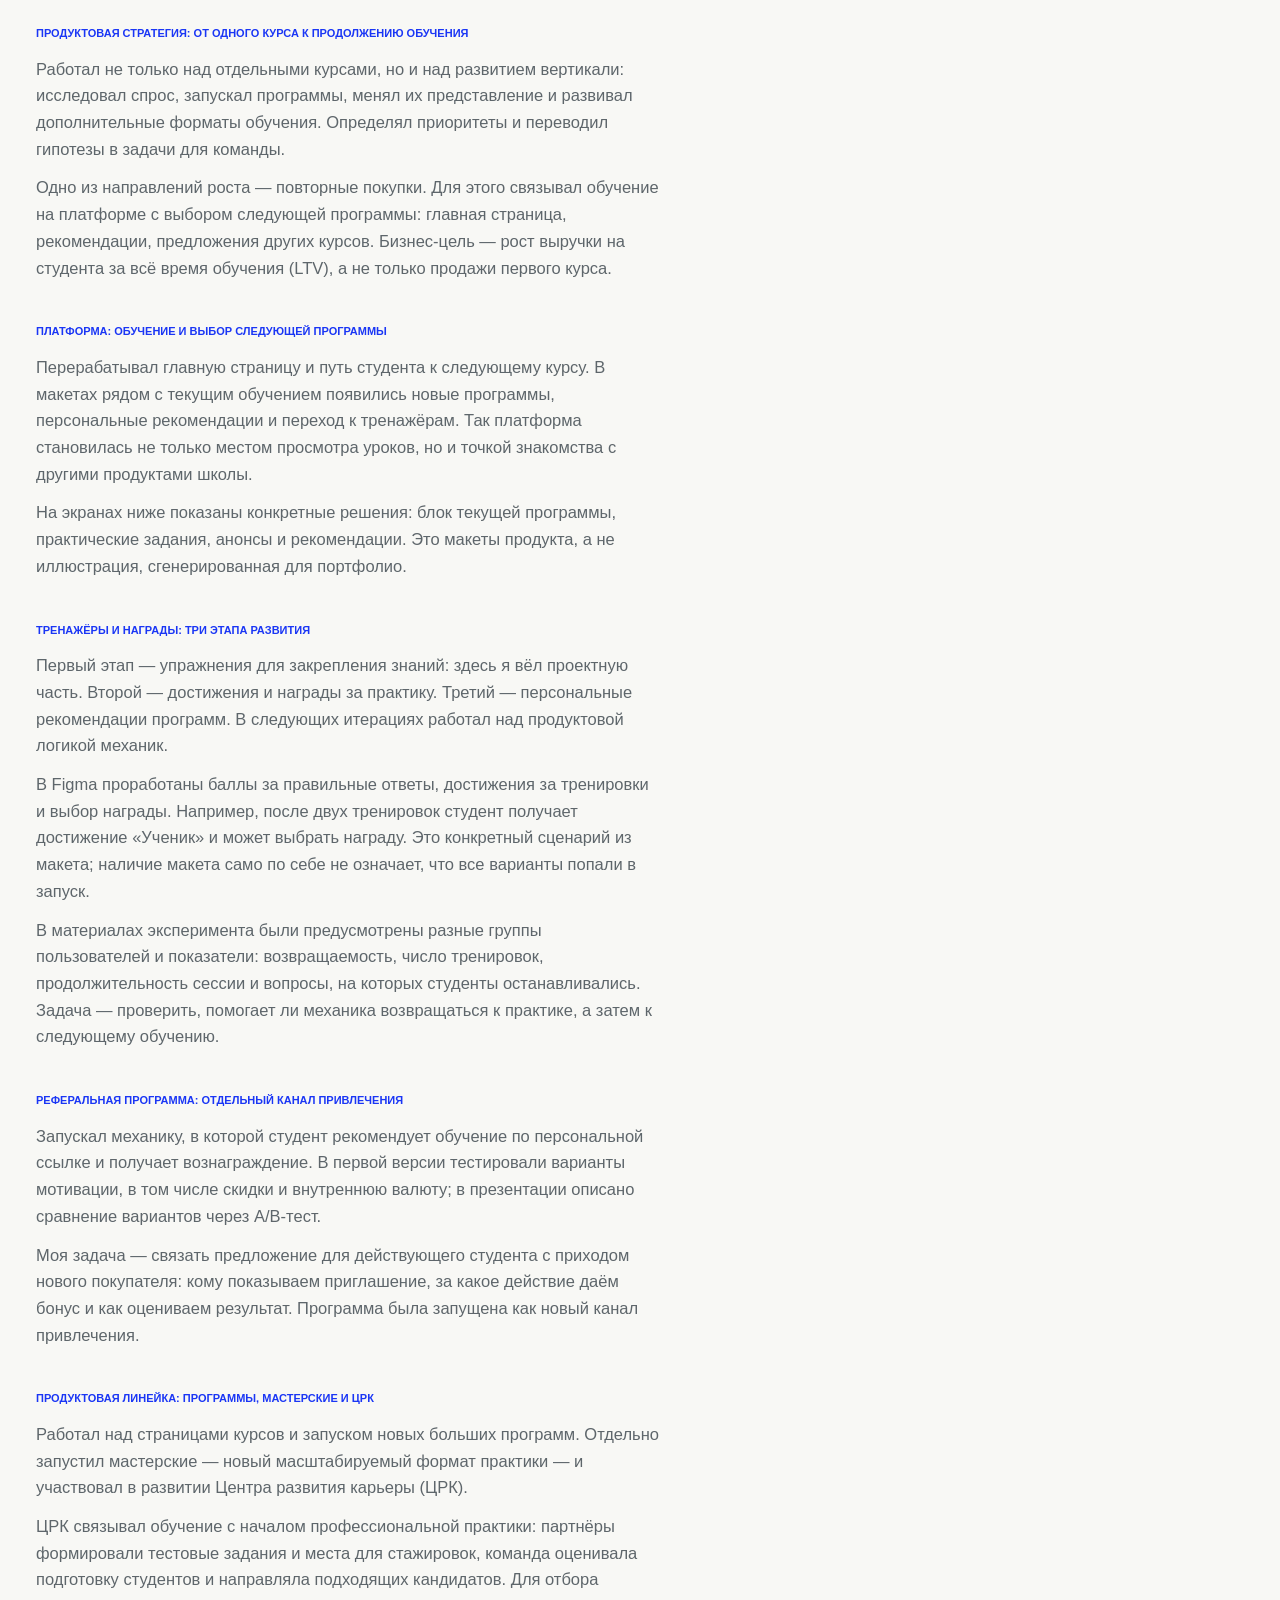
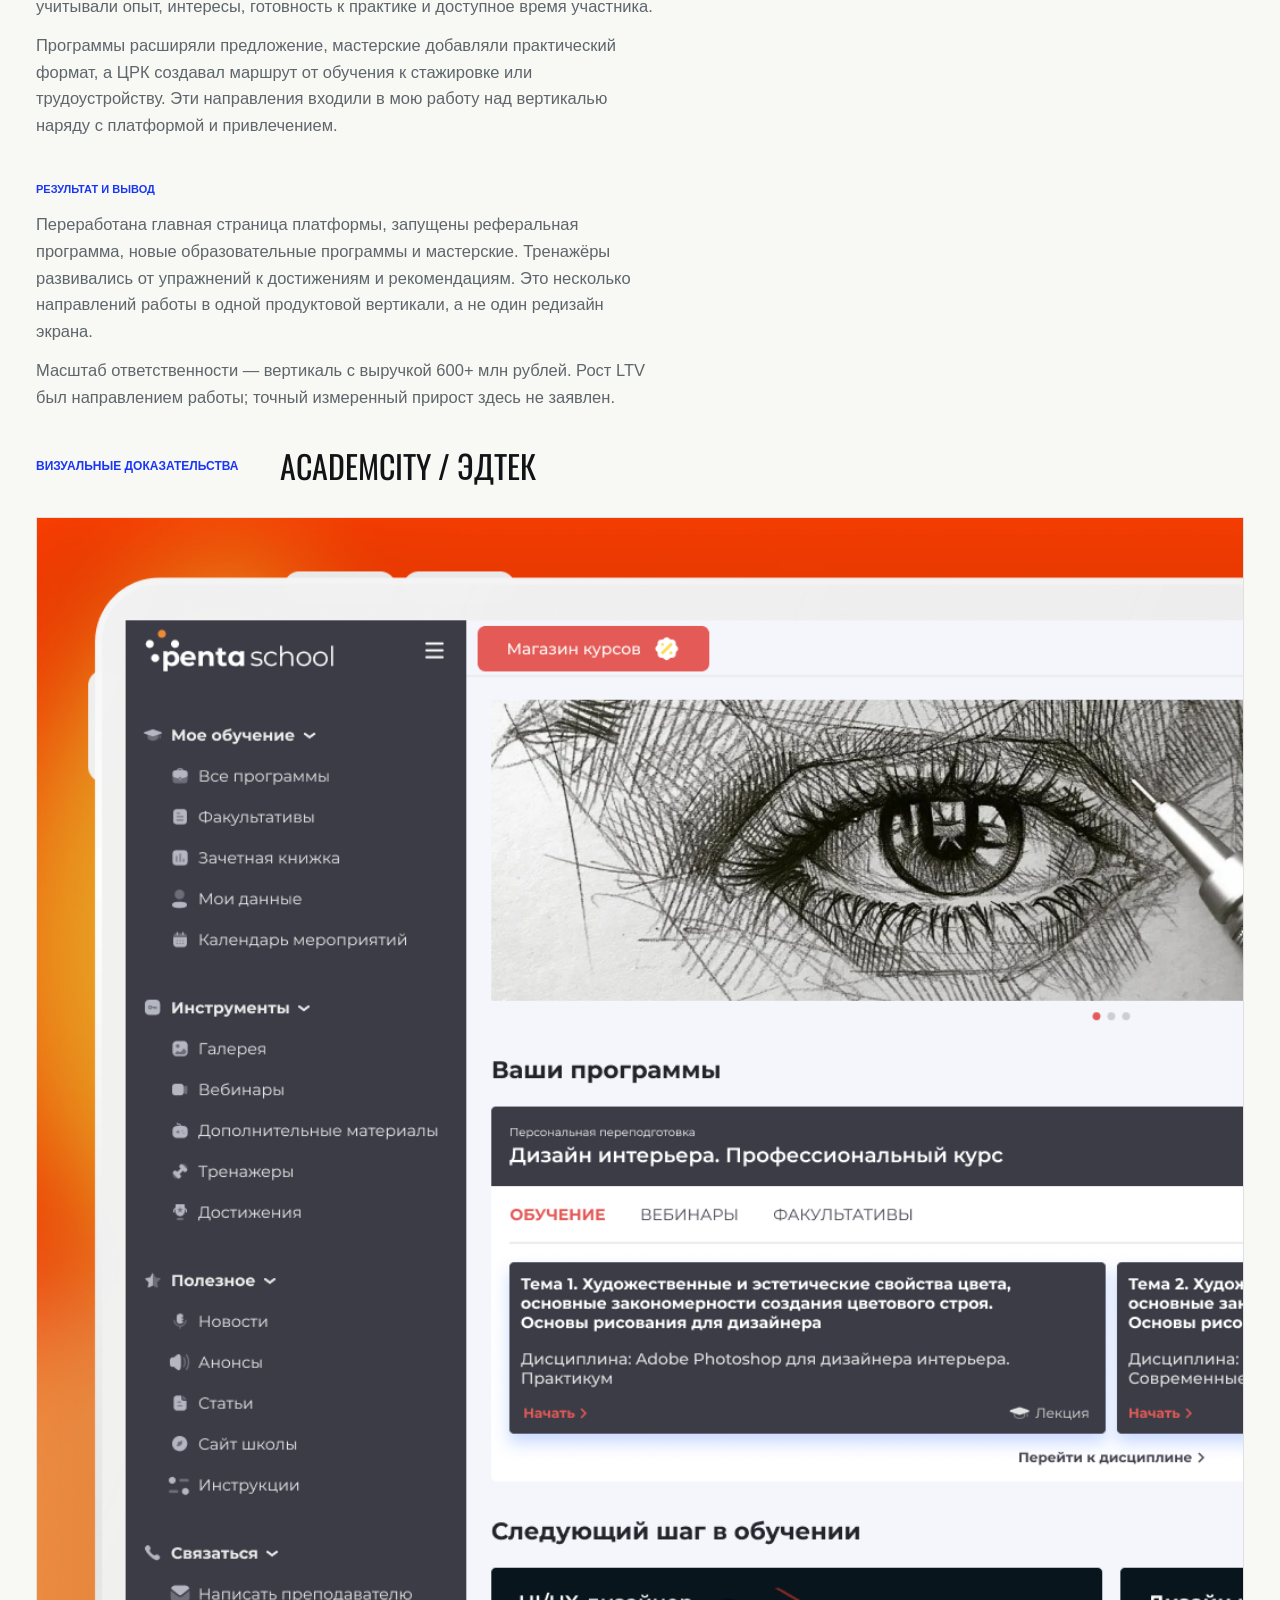
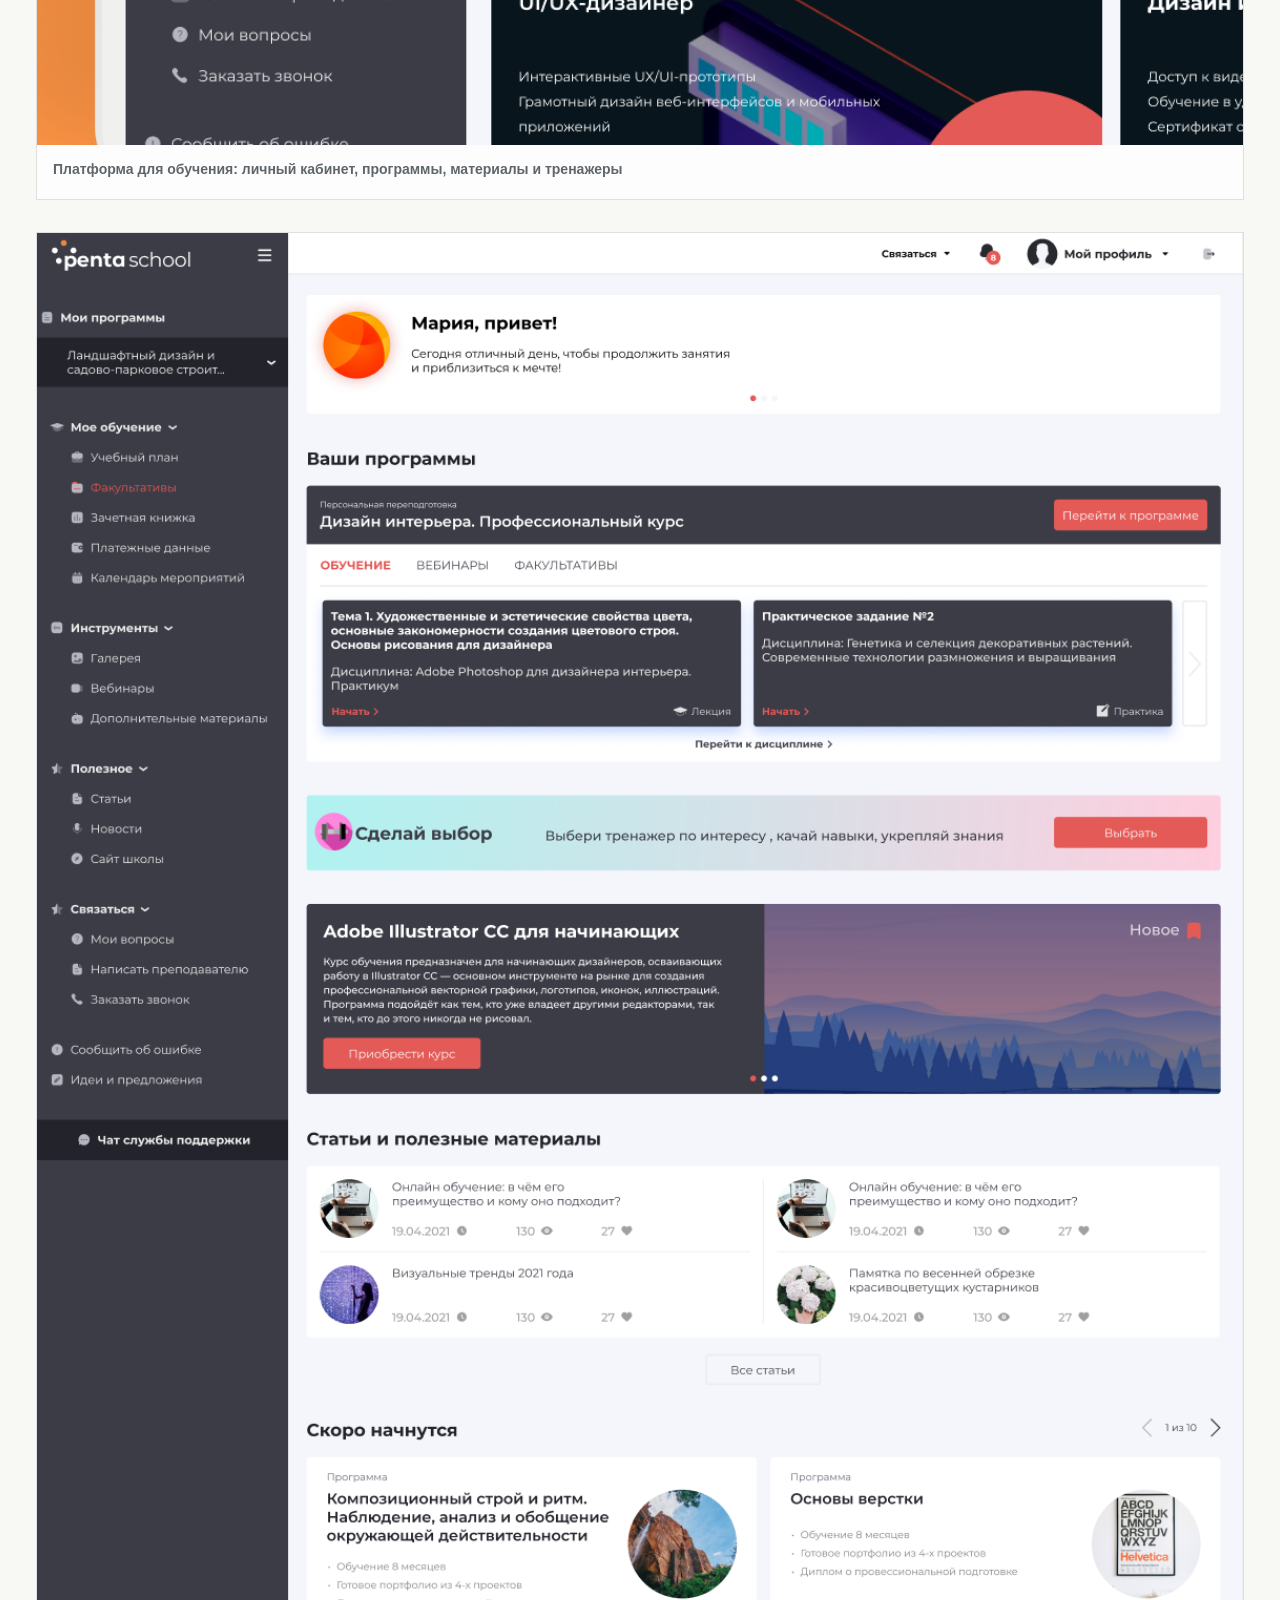
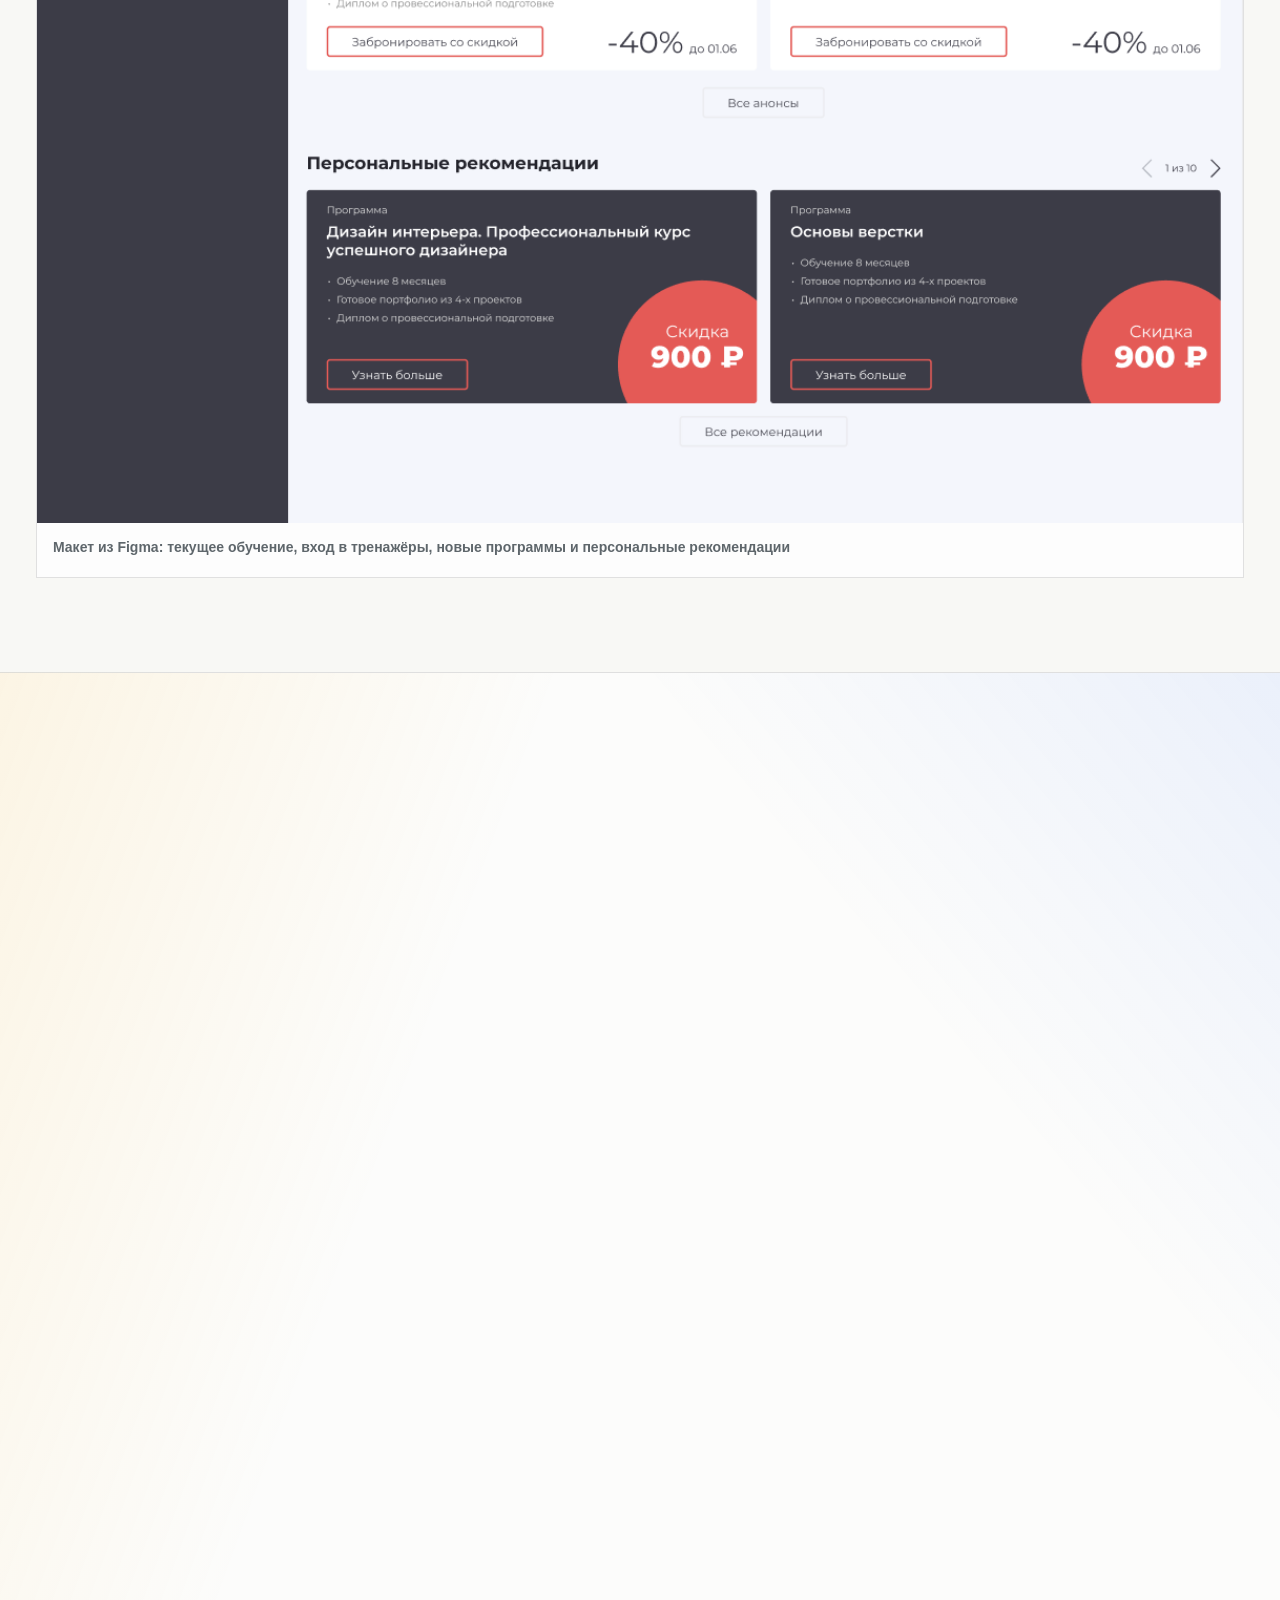
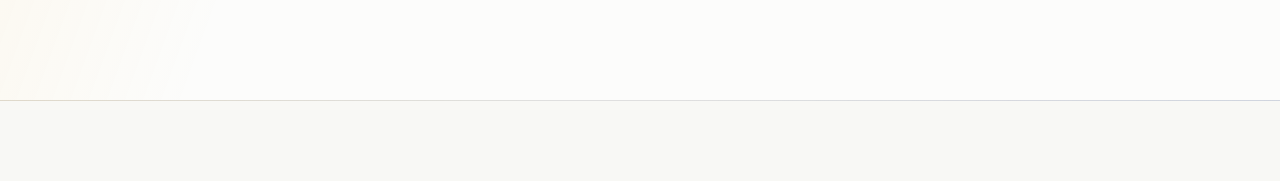
<file: case.html>
<!doctype html>
<html lang="ru">
  <head>
    <meta charset="utf-8" />
    <meta name="viewport" content="width=device-width, initial-scale=1" />
    <title>Кейс - Марат Ибрагимов</title>
    <meta
      name="description"
      content="Кейс портфолио Марата Ибрагимова: контекст, роль, действия, результат и визуальные доказательства."
    />
    <meta name="robots" content="noindex, nofollow" />
    <meta name="theme-color" content="#f5f7f8" />
    <link rel="stylesheet" href="./styles.css" />
  <!-- stitch-pages:start --><link href="https://fonts.googleapis.com/css2?family=Golos+Text:wght@400;500;600;700&family=Oswald:wght@500;600;700&display=swap" rel="stylesheet"><style>
        :root{--max:1216px;--radius:0;--pm-accent:#2368ff;font-family:'Golos Text',sans-serif}body{background:#fff;font-family:'Golos Text',sans-serif}body::before{display:none}*{letter-spacing:0!important}h1,h2,h3{font-family:Oswald,sans-serif!important;text-transform:uppercase;font-weight:500}h1{font-size:48px!important;line-height:1.15!important}h2{font-size:32px!important}h3{font-size:24px!important}.site-header{background:rgba(255,255,255,.97);border-bottom:1px solid #e5e8ea}.brand-mark{background:#ff5a1f;border-radius:0}.button,.language-switch,.language-switch button{border-radius:0}.button.primary{background:#111315;color:#fff}.case-page-visual{border-radius:0}a{color:inherit}.case-page-links a{color:#2368ff}@media(max-width:640px){h1{font-size:32px!important}h2{font-size:27px!important}.top-nav{flex-wrap:wrap}}
      </style><!-- stitch-pages:end --></head>
  <body>
    <div id="app" data-page="case"></div>
    <script src="./content-data.js"></script>
    <script src="./script.js"></script>
  </body>
</html>
</file>
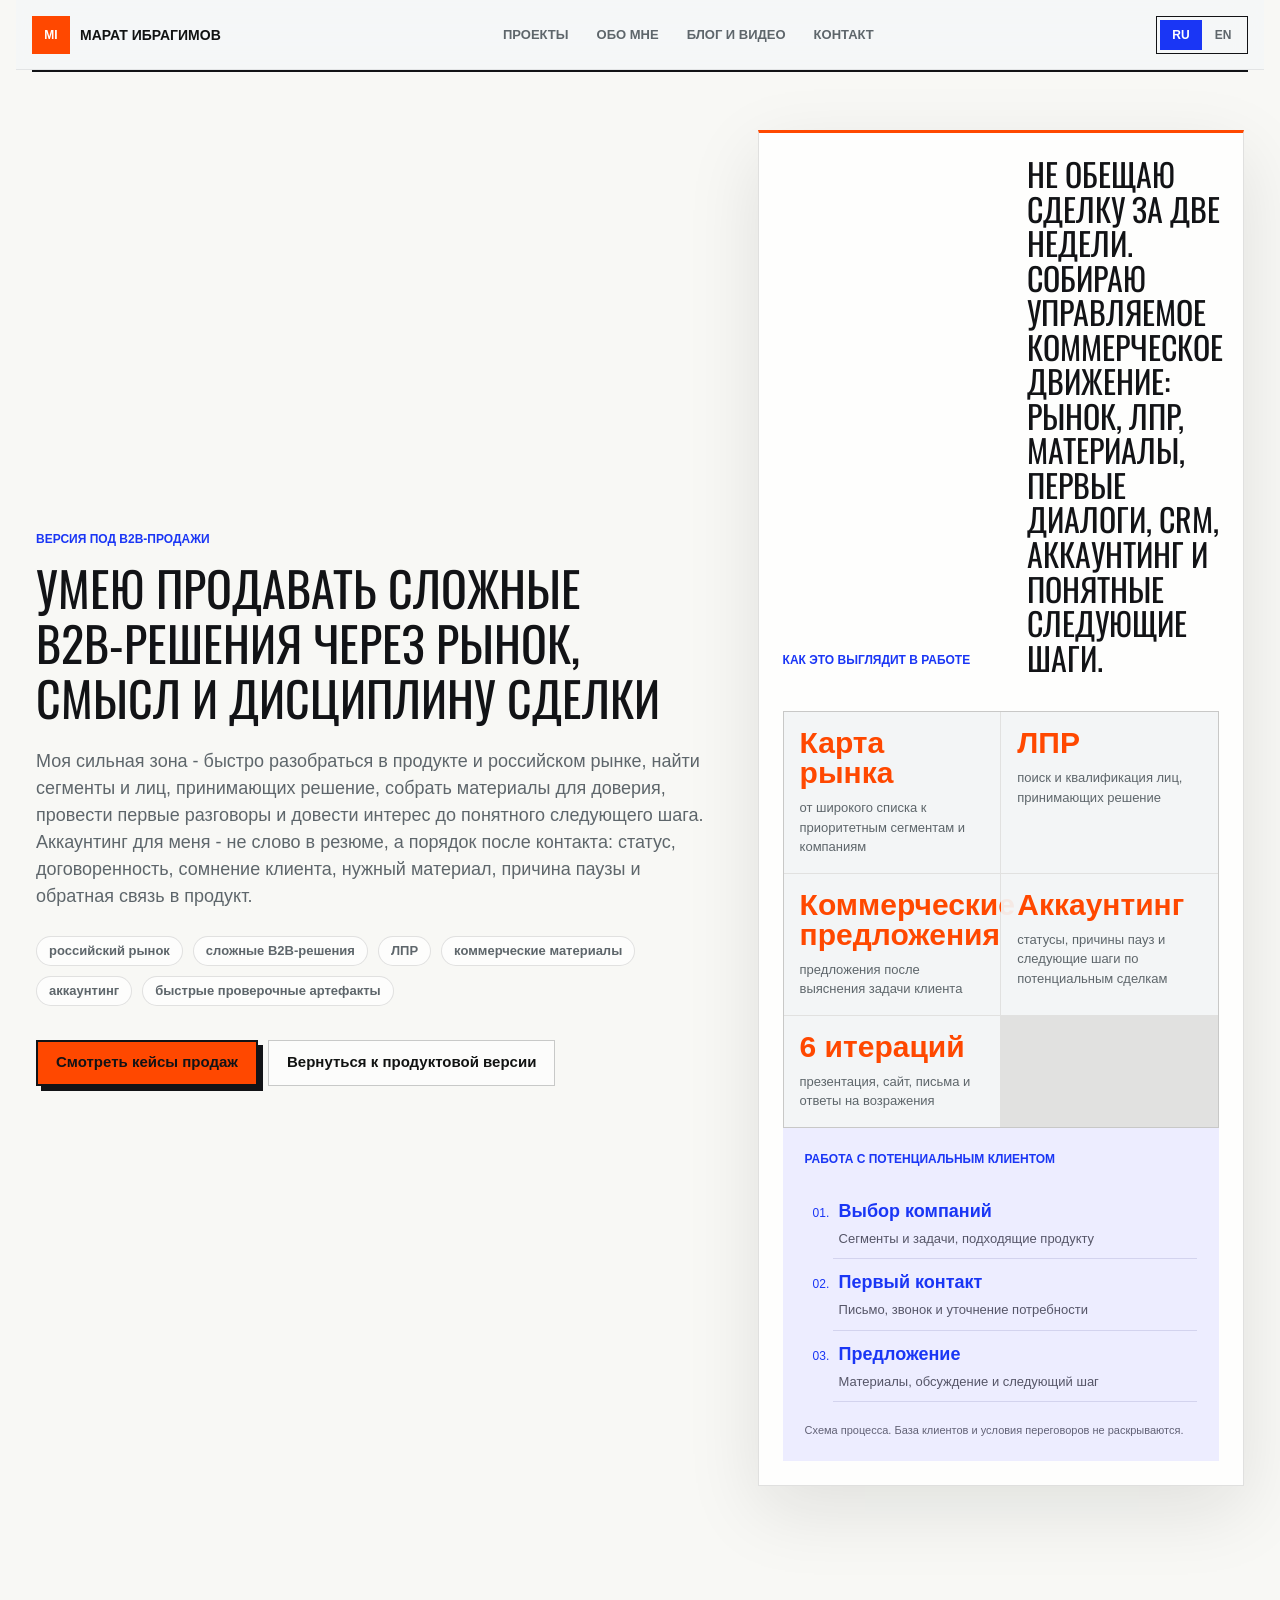
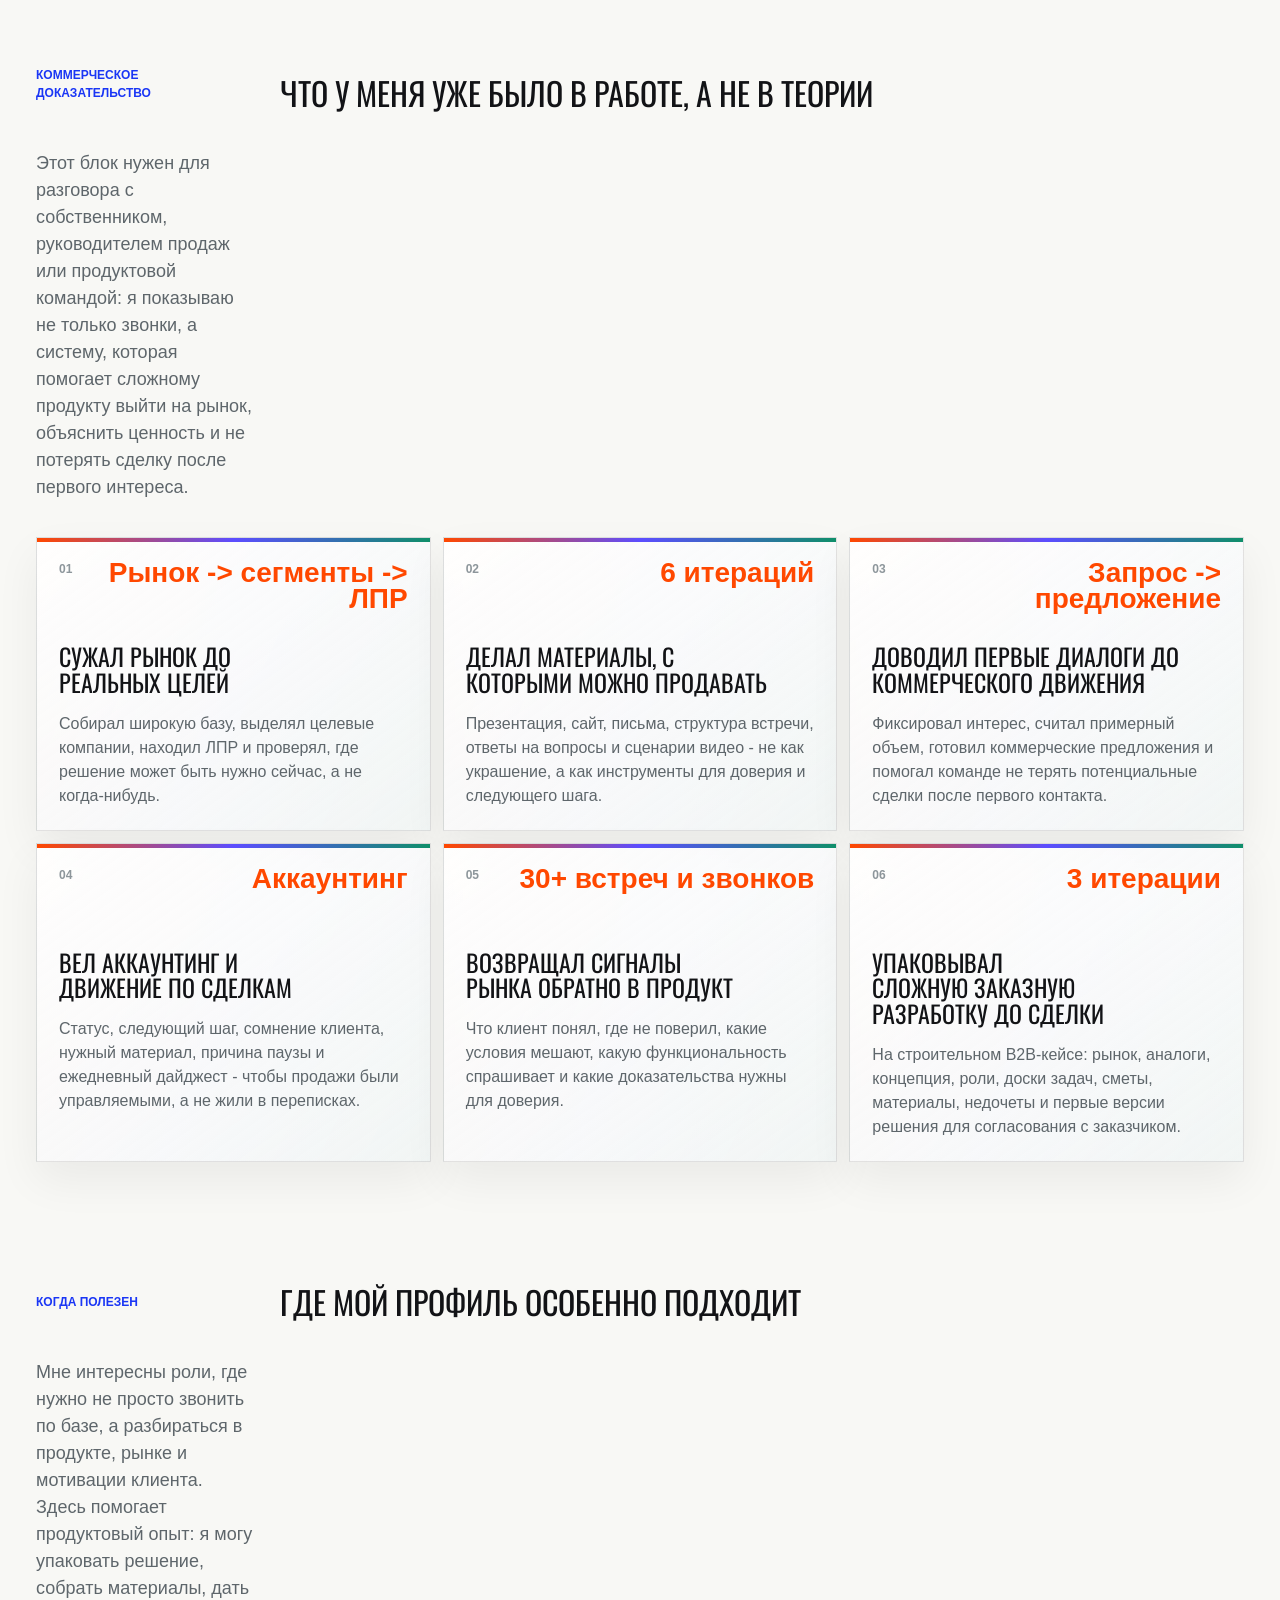
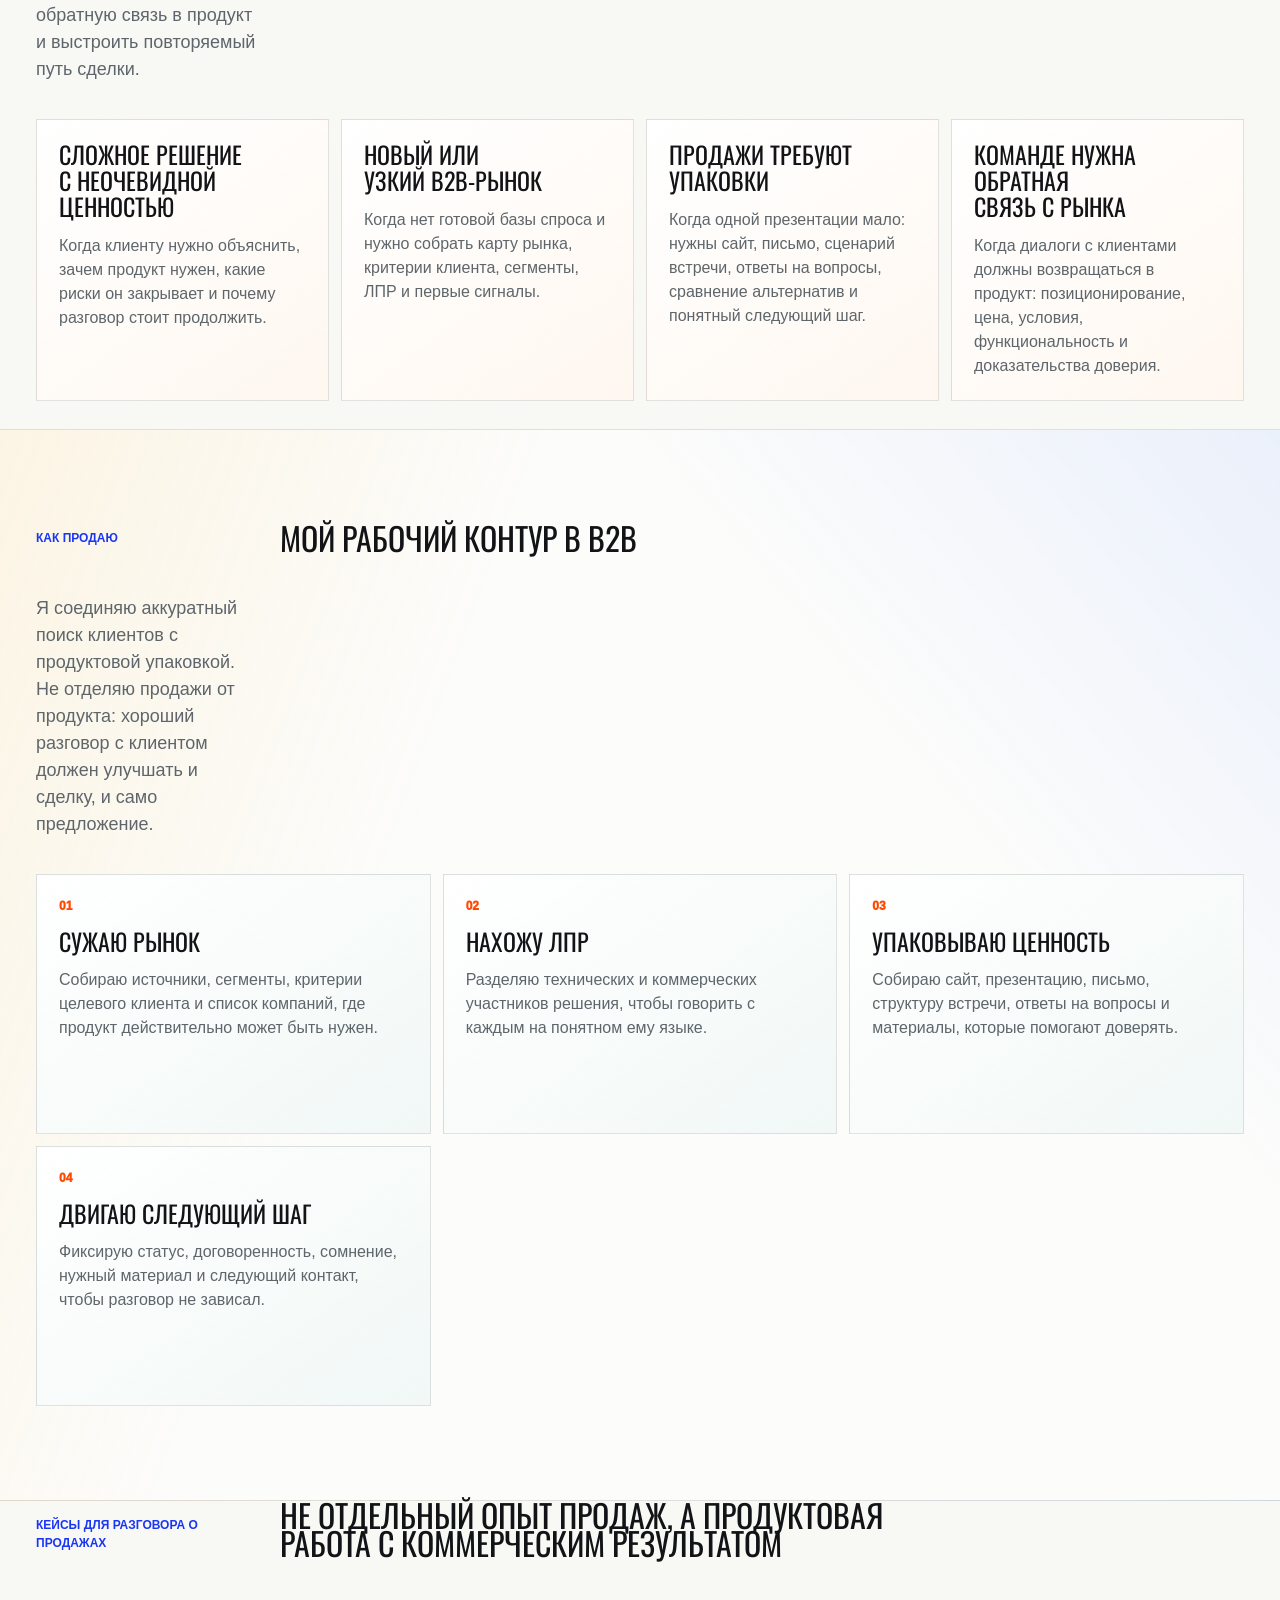
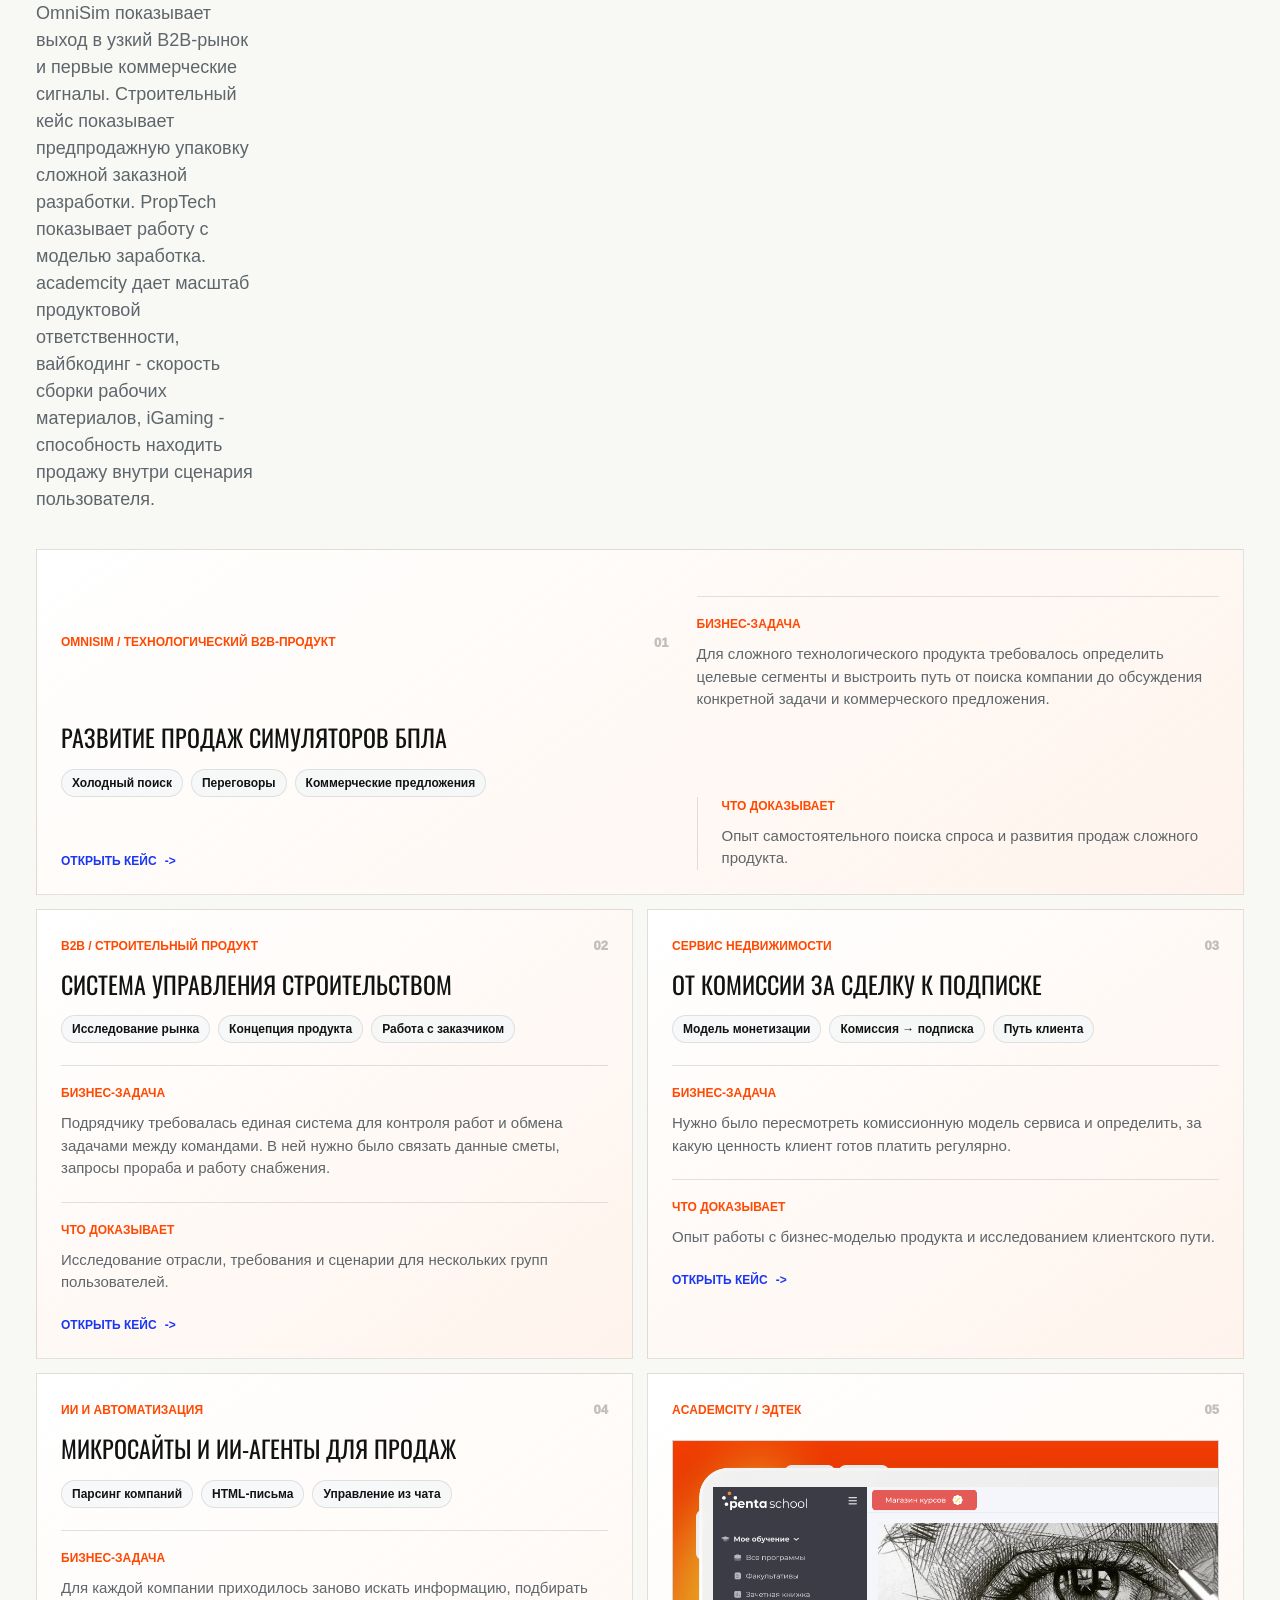
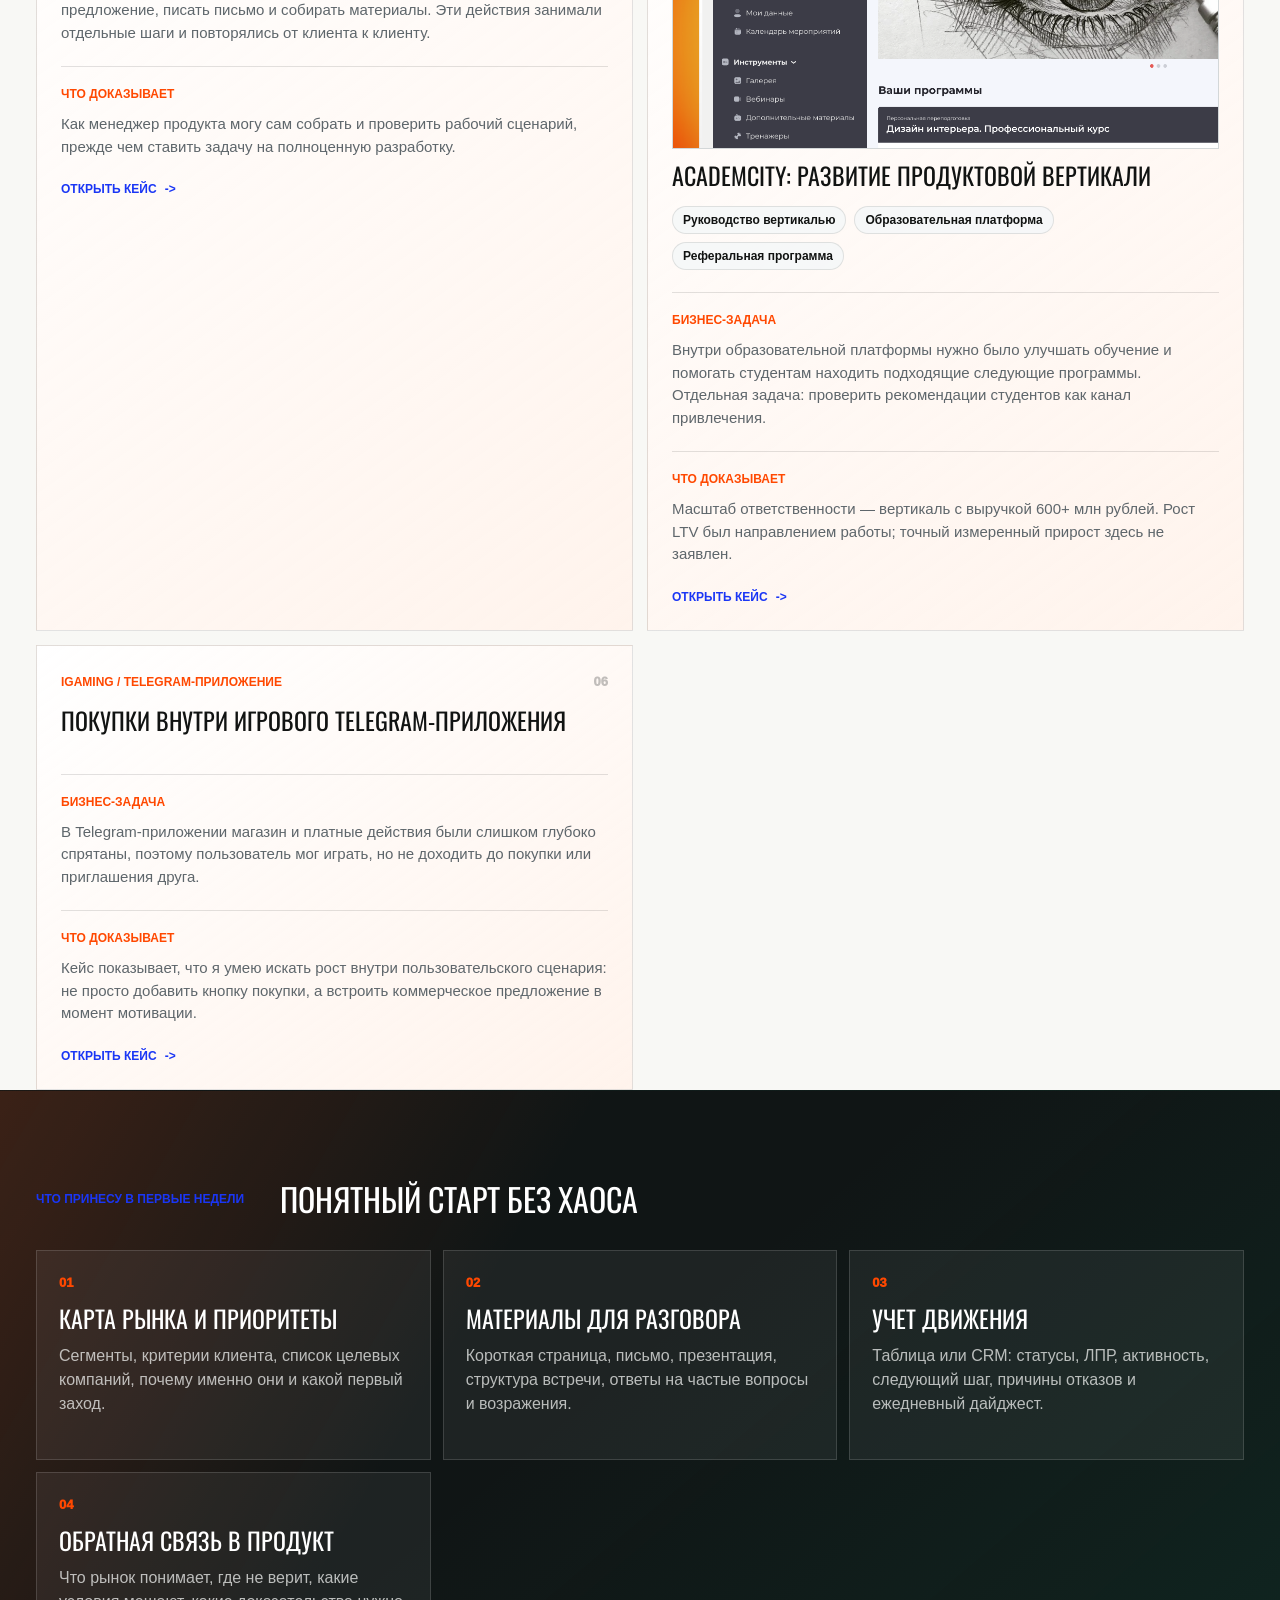
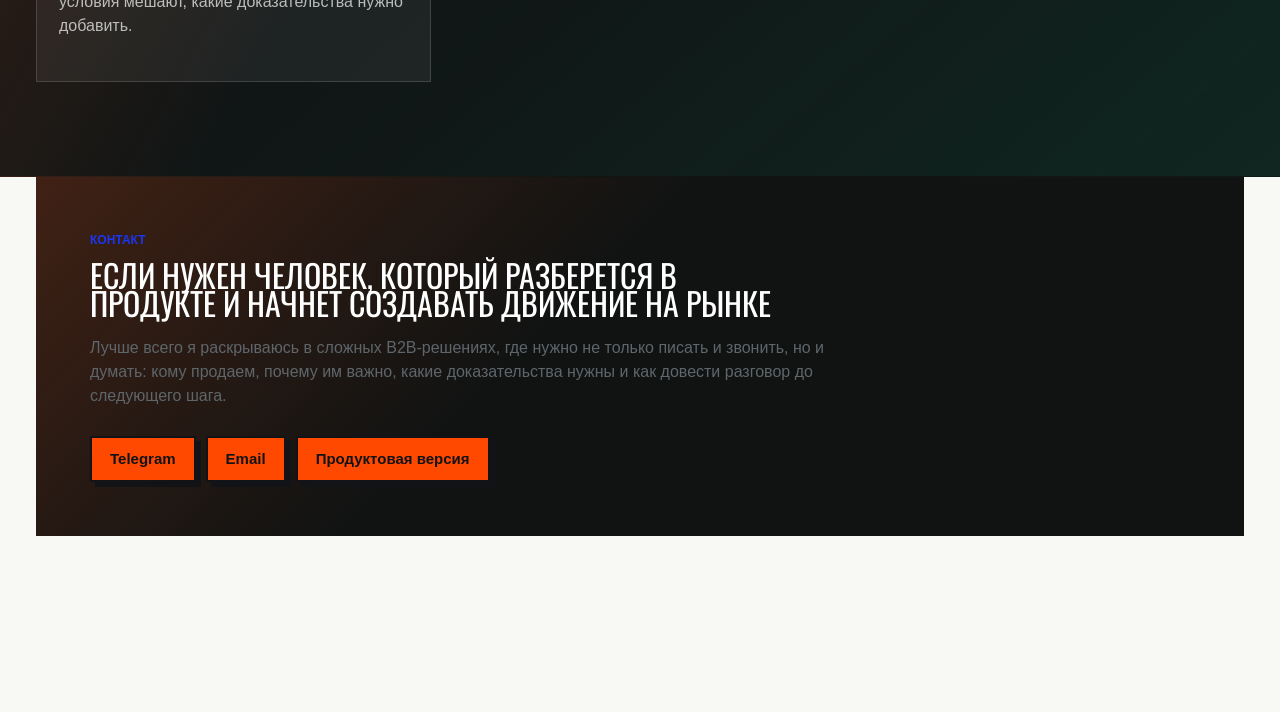
<file: sales.html>
<!doctype html>
<html lang="ru">
  <head>
    <meta charset="utf-8" />
    <meta name="viewport" content="width=device-width, initial-scale=1" />
    <title>Марат Ибрагимов - развитие B2B-продаж</title>
    <meta
      name="description"
      content="Отдельная версия портфолио Марата Ибрагимова под развитие B2B-продаж: российский рынок, ЛПР, коммерческие материалы, путь сделок и кейсы OmniSim, Академсити, вайбкодинг."
    />
    <meta name="robots" content="noindex, nofollow" />
    <meta name="theme-color" content="#f5f7f8" />
    <link rel="stylesheet" href="./styles.css" />
  <!-- stitch-pages:start --><link href="https://fonts.googleapis.com/css2?family=Golos+Text:wght@400;500;600;700&family=Oswald:wght@500;600;700&display=swap" rel="stylesheet"><style>
        :root{--max:1216px;--radius:0;--pm-accent:#2368ff;font-family:'Golos Text',sans-serif}body{background:#fff;font-family:'Golos Text',sans-serif}body::before{display:none}*{letter-spacing:0!important}h1,h2,h3{font-family:Oswald,sans-serif!important;text-transform:uppercase;font-weight:500}h1{font-size:48px!important;line-height:1.15!important}h2{font-size:32px!important}h3{font-size:24px!important}.site-header{background:rgba(255,255,255,.97);border-bottom:1px solid #e5e8ea}.brand-mark{background:#ff5a1f;border-radius:0}.button,.language-switch,.language-switch button{border-radius:0}.button.primary{background:#111315;color:#fff}.case-page-visual{border-radius:0}a{color:inherit}.case-page-links a{color:#2368ff}@media(max-width:640px){h1{font-size:32px!important}h2{font-size:27px!important}.top-nav{flex-wrap:wrap}}
      </style><!-- stitch-pages:end --></head>
  <body>
    <div id="app" data-page="sales"></div>
    <script src="./content-data.js"></script>
    <script src="./script.js"></script>
  </body>
</html>
</file>
<file: _shared/style.css>
:root{
  --orange-1:#FF4500;
  --orange-2:#E63900;
  --orange-3:#C42E00;
  --accent:#FFD23F;
  --ink:#1A0A05;
  --paper:#FFF5EE;
  --line:rgba(255,255,255,.18);
  --card:rgba(255,255,255,.07);
  --card-hover:rgba(255,255,255,.12);
  --text-soft:rgba(255,255,255,.78);
}
*{box-sizing:border-box;margin:0;padding:0}
html,body{background:var(--orange-2);color:#fff;font-family:'Manrope',system-ui,sans-serif;font-weight:400;line-height:1.5;-webkit-font-smoothing:antialiased}
img{display:block;max-width:100%}
a{color:inherit;text-decoration:none}
em,.italic{font-family:'Lora',serif;font-style:italic;font-weight:500}

/* ───────── HERO ───────── */
.hero{
  position:relative;
  min-height:100vh;
  padding:64px 8vw 80px;
  background:
    radial-gradient(circle at 80% 20%, rgba(255,210,63,.35), transparent 40%),
    radial-gradient(circle at 15% 80%, rgba(255,107,26,.45), transparent 50%),
    linear-gradient(135deg, var(--orange-3) 0%, var(--orange-1) 50%, #FF6B1A 100%);
  overflow:hidden;
}
.hero::before{
  content:"";
  position:absolute;inset:0;
  background:repeating-linear-gradient(115deg,transparent 0 90px,rgba(255,255,255,.04) 90px 92px,transparent 92px 200px);
  pointer-events:none;
}
.nav{
  display:flex;align-items:center;justify-content:space-between;
  position:relative;z-index:2;
  margin-bottom:64px;
  gap:24px;flex-wrap:wrap;
}
.nav .logo{
  font-weight:800;font-size:18px;letter-spacing:.5px;
  display:flex;align-items:center;gap:10px;
}
.nav .logo::before{
  content:"";width:10px;height:10px;background:var(--accent);
  border-radius:2px;box-shadow:0 0 12px rgba(255,210,63,.6);
}
.nav-tabs{
  display:flex;gap:6px;
  background:rgba(0,0,0,.18);
  padding:4px;border-radius:999px;border:1px solid var(--line);
}
.nav-tabs a{
  padding:8px 16px;border-radius:999px;font-size:13.5px;font-weight:600;
  color:var(--text-soft);transition:background .15s ease,color .15s ease;
}
.nav-tabs a.active{background:var(--accent);color:var(--ink)}
.nav-tabs a:not(.active):hover{background:rgba(255,255,255,.08);color:#fff}
.nav-contacts{font-size:14px;color:var(--text-soft);}
.nav-contacts a:hover{color:#fff}

.hero-grid{
  position:relative;z-index:2;
  display:grid;
  grid-template-columns:1.4fr .8fr;
  gap:48px;
  align-items:center;
}
.eyebrow{
  font-size:13px;letter-spacing:2px;text-transform:uppercase;
  color:var(--accent);font-weight:700;
  margin-bottom:14px;
}
.hero h1{
  font-weight:800;
  font-size:clamp(38px,5.2vw,72px);
  line-height:1.05;
  letter-spacing:-1.5px;
}
.hero h1 em{color:var(--accent);font-weight:600}
.hero-sub{
  margin-top:24px;
  font-size:18px;line-height:1.55;
  color:var(--text-soft);
  max-width:600px;
}
.hero-tags{
  margin-top:32px;
  display:flex;flex-wrap:wrap;gap:10px;
}
.tag{
  background:rgba(0,0,0,.2);
  border:1px solid var(--line);
  padding:8px 14px;border-radius:999px;font-size:13px;font-weight:600;
}
.hero-cta{margin-top:40px;display:flex;flex-wrap:wrap;gap:14px}
.btn{
  display:inline-flex;align-items:center;gap:10px;
  padding:14px 22px;border-radius:12px;font-weight:700;font-size:15px;
  transition:transform .18s ease, box-shadow .18s ease;
}
.btn-primary{background:var(--accent);color:var(--ink)}
.btn-primary:hover{transform:translateY(-2px);box-shadow:0 10px 30px rgba(255,210,63,.35)}
.btn-ghost{background:transparent;border:1.5px solid var(--line);color:#fff}
.btn-ghost:hover{background:rgba(255,255,255,.08)}

.mascot{position:relative;display:flex;justify-content:center}
.mascot img{max-width:380px;filter:drop-shadow(0 30px 60px rgba(0,0,0,.4))}

/* ───────── SECTION COMMON ───────── */
.section{position:relative;padding:120px 8vw}
.section-head{
  display:flex;align-items:flex-end;justify-content:space-between;
  gap:40px;margin-bottom:56px;
}
.section h2{
  font-size:clamp(32px,4vw,50px);
  font-weight:800;line-height:1.1;letter-spacing:-1px;
  margin-top:6px;
  max-width:780px;
}
.section h2 em{color:var(--accent)}

.dark{background:#1A0A05;color:#fff}

/* ───────── VALUE GRID ───────── */
.value-grid{display:grid;grid-template-columns:repeat(2,1fr);gap:18px}
.value-card{
  padding:28px;
  background:var(--card);
  border:1px solid var(--line);
  border-radius:18px;
  transition:background .2s ease;
}
.value-card:hover{background:var(--card-hover)}
.value-card h3{font-size:20px;font-weight:700;margin-bottom:10px;letter-spacing:-.3px}
.value-card p{color:var(--text-soft);font-size:15px;line-height:1.55}

/* ───────── PROJECTS ───────── */
.projects{display:grid;grid-template-columns:1fr;gap:22px}
.project{
  display:grid;grid-template-columns:200px 1fr 280px;
  gap:32px;align-items:center;
  padding:36px;
  background:rgba(255,255,255,.03);
  border:1px solid rgba(255,255,255,.08);
  border-radius:22px;
  transition:transform .2s ease, border-color .2s ease;
}
.project:hover{transform:translateY(-3px);border-color:rgba(255,210,63,.4)}
.project-meta{font-size:13px;color:var(--text-soft)}
.project-meta .role{
  display:block;font-size:11px;letter-spacing:1.5px;text-transform:uppercase;
  color:var(--accent);font-weight:700;margin-bottom:8px;
}
.project-meta .period{display:block;margin-top:4px}
.project-body h3{font-size:24px;font-weight:700;letter-spacing:-.3px;margin-bottom:10px}
.project-body h3 em{color:var(--accent)}
.project-body .sub{color:var(--text-soft);font-size:14px;line-height:1.5}
.project-bullets{margin-top:14px}
.project-bullets li{
  list-style:none;padding-left:18px;position:relative;
  font-size:14.5px;color:rgba(255,255,255,.92);line-height:1.6;
  margin-bottom:4px;
}
.project-bullets li::before{
  content:"";position:absolute;left:0;top:.7em;
  width:8px;height:8px;background:var(--accent);border-radius:2px;
}
.project-bullets li b{color:#fff;font-weight:700}
.project-num{
  font-family:'Lora',serif;font-style:italic;font-weight:600;
  font-size:78px;line-height:1;color:var(--accent);
  text-align:right;
}

/* ───────── VIBE-CODING GRID ───────── */
.vibe-grid{
  display:grid;grid-template-columns:repeat(3,1fr);gap:18px;
}
.vibe-card{
  padding:24px;
  background:rgba(255,255,255,.04);
  border:1px solid rgba(255,255,255,.1);
  border-radius:16px;
}
.vibe-title{
  font-size:17px;font-weight:700;letter-spacing:-.2px;margin-bottom:10px;
}
.vibe-card p{color:var(--text-soft);font-size:14.5px;line-height:1.55}
.vibe-stack{
  margin-top:14px;font-size:12px;color:var(--accent);
  font-weight:600;letter-spacing:.3px;
}

/* ───────── SKILLS ───────── */
.skills-cols{display:grid;grid-template-columns:repeat(4,1fr);gap:22px}
.skills-col h4{
  font-size:14px;letter-spacing:1.5px;text-transform:uppercase;
  color:var(--accent);font-weight:700;margin-bottom:14px;
}
.skills-col ul{list-style:none}
.skills-col li{font-size:14.5px;line-height:1.8;color:var(--text-soft)}

/* ───────── CONTACT ───────── */
.contact{
  background:
    radial-gradient(circle at 70% 30%, rgba(255,210,63,.25), transparent 50%),
    linear-gradient(135deg, var(--orange-3), var(--orange-1));
  color:#fff;
  padding:100px 8vw 80px;
}
.contact-head{
  font-size:clamp(34px,4.4vw,60px);
  font-weight:800;line-height:1.05;letter-spacing:-1.2px;max-width:900px;
}
.contact-head em{color:var(--accent)}
.contact-sub{
  margin-top:20px;font-size:17px;color:rgba(255,255,255,.85);max-width:720px;
}
.contact-grid{margin-top:48px;display:grid;grid-template-columns:repeat(3,1fr);gap:18px}
.contact-card{
  padding:28px;
  background:rgba(0,0,0,.15);
  border:1px solid rgba(255,255,255,.18);
  border-radius:18px;
  transition:background .2s ease;
}
.contact-card:hover{background:rgba(0,0,0,.25)}
.contact-card .label{font-size:12px;letter-spacing:1.5px;text-transform:uppercase;color:var(--accent);font-weight:700}
.contact-card .value{margin-top:10px;font-size:18px;font-weight:600}
.footer{
  text-align:center;margin-top:80px;color:var(--text-soft);font-size:13px;
}
.footer a{text-decoration:underline;color:#fff}

/* ───────── HOME (выбор трека) ───────── */
.home-hero{
  min-height:100vh;
  display:flex;align-items:center;justify-content:center;
  padding:60px 8vw;text-align:center;
}
.home-inner{position:relative;z-index:2;max-width:880px}
.home-inner h1{
  font-weight:800;font-size:clamp(36px,5vw,68px);line-height:1.05;letter-spacing:-1.5px;
}
.home-inner h1 em{color:var(--accent)}
.home-inner .home-sub{
  margin-top:24px;font-size:18px;color:var(--text-soft);max-width:680px;margin-left:auto;margin-right:auto;
}
.home-tracks{
  margin-top:56px;display:grid;grid-template-columns:repeat(3,1fr);gap:18px;
}
.home-track{
  padding:32px 28px;border-radius:22px;
  background:rgba(0,0,0,.15);border:1px solid var(--line);
  text-align:left;transition:transform .2s ease,background .2s ease,border-color .2s ease;
  display:flex;flex-direction:column;gap:14px;
}
.home-track:hover{
  transform:translateY(-4px);
  background:rgba(0,0,0,.25);
  border-color:rgba(255,210,63,.5);
}
.home-track .num{font-family:'Lora',serif;font-style:italic;font-size:36px;color:var(--accent);line-height:1}
.home-track .ttl{font-size:22px;font-weight:700;letter-spacing:-.3px}
.home-track .desc{font-size:14.5px;color:var(--text-soft);line-height:1.55}
.home-track .more{margin-top:auto;font-size:13px;font-weight:700;color:var(--accent)}
.home-contacts{
  margin-top:64px;display:flex;justify-content:center;gap:24px;flex-wrap:wrap;
  color:var(--text-soft);font-size:14px;
}
.home-contacts a{padding:8px 14px;border-radius:999px;background:rgba(0,0,0,.15);border:1px solid var(--line)}
.home-contacts a:hover{color:#fff;background:rgba(0,0,0,.3)}

/* ───────── RESPONSIVE ───────── */
@media (max-width:980px){
  .hero{padding:32px 6vw 60px}
  .nav-tabs{order:3;width:100%;justify-content:center}
  .nav-contacts{display:none}
  .hero-grid{grid-template-columns:1fr;gap:32px}
  .mascot{order:-1}
  .mascot img{max-width:240px}
  .section{padding:80px 6vw}
  .section-head{flex-direction:column;align-items:flex-start;gap:14px}
  .value-grid{grid-template-columns:1fr}
  .project{grid-template-columns:1fr;gap:14px;padding:24px}
  .project-num{font-size:54px;text-align:left}
  .vibe-grid{grid-template-columns:1fr}
  .skills-cols{grid-template-columns:1fr 1fr}
  .contact{padding:60px 6vw}
  .contact-grid{grid-template-columns:1fr}
  .home-tracks{grid-template-columns:1fr}
}
</file>
<file: styles.css>
:root {
  color-scheme: light;
  --bg: #f5f7f8;
  --surface: #ffffff;
  --surface-soft: #eef2f3;
  --ink: #111312;
  --muted: #5e666b;
  --soft: #8d969b;
  --line: rgba(17, 19, 18, 0.12);
  --line-strong: rgba(17, 19, 18, 0.22);
  --dark: #101515;
  --dark-text: #f6f8f7;
  --orange: #ff5a1f;
  --hot: #ff2f10;
  --red: #ce1607;
  --amber: #ffc344;
  --violet: #5c4dff;
  --green: #0f8f6a;
  --blue: #2368ff;
  --yellow: #efb92e;
  --max: 1180px;
  --radius: 8px;
  --ease: cubic-bezier(0.22, 1, 0.36, 1);
  --pm-accent: #145f50;
  font-family: Inter, Manrope, ui-sans-serif, system-ui, -apple-system, BlinkMacSystemFont, "Segoe UI", sans-serif;
}

* {
  box-sizing: border-box;
}

html {
  scroll-behavior: smooth;
}

body {
  margin: 0;
  background:
    linear-gradient(118deg, rgba(255, 90, 31, 0.14), transparent 26%),
    linear-gradient(232deg, rgba(35, 104, 255, 0.08), transparent 28%),
    linear-gradient(320deg, rgba(15, 143, 106, 0.1), transparent 32%),
    linear-gradient(180deg, rgba(255, 255, 255, 0.94), rgba(238, 244, 242, 0.96)),
    var(--bg);
  color: var(--ink);
  font-size: 16px;
  line-height: 1.5;
}

body::before {
  position: fixed;
  inset: 0;
  z-index: -1;
  content: "";
  pointer-events: none;
  background-image:
    linear-gradient(rgba(17, 19, 18, 0.035) 1px, transparent 1px),
    linear-gradient(90deg, rgba(17, 19, 18, 0.035) 1px, transparent 1px);
  background-size: 70px 70px;
  mask-image: linear-gradient(to bottom, black, transparent 74%);
}

img {
  display: block;
  max-width: 100%;
}

a {
  color: inherit;
}

button,
a {
  -webkit-tap-highlight-color: transparent;
}

button:focus-visible,
a:focus-visible {
  outline: 2px solid var(--blue);
  outline-offset: 3px;
}

h1,
h2,
h3,
p {
  overflow-wrap: break-word;
}

h1,
h2,
h3 {
  overflow-wrap: normal;
  word-break: normal;
  text-wrap: balance;
}

h1,
h2,
h3,
p,
figure {
  margin: 0;
}

section,
article[id] {
  scroll-margin-top: 92px;
}

h1,
h2,
h3 {
  letter-spacing: 0;
}

h1 {
  max-width: 820px;
  font-size: 78px;
  line-height: 0.96;
}

h2 {
  max-width: 860px;
  font-size: 52px;
  line-height: 1;
}

h3 {
  font-size: 26px;
  line-height: 1.08;
}

.skip-link {
  position: absolute;
  left: 18px;
  top: -80px;
  z-index: 40;
  padding: 10px 14px;
  border-radius: var(--radius);
  background: var(--ink);
  color: white;
}

.skip-link:focus {
  top: 18px;
}

.section-shell {
  width: min(var(--max), calc(100% - 32px));
  margin: 0 auto;
}

.site-header {
  position: sticky;
  top: 0;
  z-index: 30;
  display: grid;
  grid-template-columns: auto 1fr auto;
  gap: 24px;
  align-items: center;
  width: min(var(--max), calc(100% - 32px));
  margin: 0 auto;
  padding: 16px 0;
}

.site-header::before {
  position: absolute;
  inset: 0 -16px;
  z-index: -1;
  border-bottom: 1px solid rgba(17, 19, 18, 0.08);
  background: rgba(245, 247, 248, 0.82);
  backdrop-filter: blur(18px);
  content: "";
}

.brand {
  display: inline-flex;
  align-items: center;
  gap: 10px;
  color: var(--ink);
  font-size: 14px;
  font-weight: 850;
  text-decoration: none;
  white-space: nowrap;
}

.brand-mark {
  display: grid;
  width: 34px;
  height: 34px;
  place-items: center;
  border-radius: 50%;
  background: var(--ink);
  color: white;
  font-size: 12px;
  font-weight: 900;
}

.top-nav {
  display: flex;
  justify-content: center;
  gap: 20px;
}

.top-nav a {
  color: var(--muted);
  font-size: 13px;
  font-weight: 760;
  text-decoration: none;
}

.top-nav a:hover {
  color: var(--ink);
}

.language-switch {
  display: inline-flex;
  padding: 3px;
  border: 1px solid var(--line);
  border-radius: 999px;
  background: rgba(255, 255, 255, 0.72);
}

.language-switch button {
  min-width: 42px;
  min-height: 30px;
  border: 0;
  border-radius: 999px;
  background: transparent;
  color: var(--muted);
  font: inherit;
  font-size: 12px;
  font-weight: 850;
  cursor: pointer;
}

.language-switch button.active {
  background: var(--ink);
  color: white;
}

.hero {
  position: relative;
  display: grid;
  min-height: 660px;
  grid-template-columns: minmax(0, 0.92fr) minmax(410px, 0.84fr);
  gap: 66px;
  align-items: center;
  padding: 62px 0 74px;
  color: var(--ink);
}

.hero::before {
  position: absolute;
  inset: 0 calc((100vw - 100%) / -2);
  z-index: -2;
  background:
    linear-gradient(126deg, rgba(255, 255, 255, 0.98) 0%, rgba(255, 247, 241, 0.97) 29%, rgba(255, 90, 31, 0.24) 58%, rgba(15, 143, 106, 0.2) 78%, rgba(246, 249, 249, 0.98) 100%),
    linear-gradient(180deg, #fffaf7, #eef5f2);
  content: "";
}

.hero::after {
  position: absolute;
  inset: 0 calc((100vw - 100%) / -2);
  z-index: -1;
  background:
    linear-gradient(rgba(17, 19, 18, 0.045) 1px, transparent 1px),
    linear-gradient(90deg, rgba(17, 19, 18, 0.045) 1px, transparent 1px);
  background-size: 76px 76px;
  content: "";
  opacity: 0.6;
}

.eyebrow {
  margin-bottom: 12px;
  color: var(--orange);
  font-size: 12px;
  font-weight: 900;
  letter-spacing: 0;
  text-transform: uppercase;
}

.hero-lead {
  max-width: 720px;
  margin-top: 22px;
  color: #465057;
  font-size: 18px;
}

.expertise-row,
.hero-actions,
.metric-pills,
.tag-row,
.contact-links {
  display: flex;
  flex-wrap: wrap;
  gap: 10px;
}

.expertise-row {
  margin-top: 26px;
}

.expertise-row span,
.tag-row span {
  display: inline-flex;
  min-height: 30px;
  align-items: center;
  border: 1px solid var(--line);
  border-radius: 999px;
  padding: 0 12px;
  background: rgba(255, 255, 255, 0.72);
  color: var(--muted);
  font-size: 13px;
  font-weight: 760;
}

.hero .eyebrow {
  color: var(--hot);
}

.hero h1 {
  max-width: 850px;
  color: var(--ink);
  font-size: 66px;
}

.hero .expertise-row span {
  border-color: rgba(17, 19, 18, 0.12);
  background: rgba(255, 255, 255, 0.68);
  color: #303739;
  box-shadow: 0 10px 30px rgba(17, 19, 18, 0.06);
  backdrop-filter: blur(14px);
}

.hero .button.primary {
  border-color: var(--ink);
  background: var(--ink);
  color: white;
}

.hero .button.secondary {
  border-color: rgba(17, 19, 18, 0.18);
  background: rgba(255, 255, 255, 0.68);
  color: var(--ink);
  backdrop-filter: blur(14px);
}

.hero-actions {
  margin-top: 34px;
}

.button {
  display: inline-flex;
  min-height: 42px;
  align-items: center;
  justify-content: center;
  border: 1px solid var(--line-strong);
  border-radius: 999px;
  padding: 0 18px;
  font-size: 14px;
  font-weight: 840;
  text-decoration: none;
}

.button.primary {
  border-color: var(--ink);
  background: var(--ink);
  color: white;
}

.button.secondary {
  background: rgba(255, 255, 255, 0.68);
  color: var(--ink);
}

.evidence-board {
  border: 1px solid rgba(255, 255, 255, 0.14);
  border-top: 3px solid var(--orange);
  border-radius: var(--radius);
  padding: 22px;
  background:
    linear-gradient(180deg, rgba(255, 255, 255, 0.06), transparent 42%),
    var(--dark);
  box-shadow: 0 26px 70px rgba(17, 19, 18, 0.18);
  color: var(--dark-text);
}

.board-head {
  display: grid;
  grid-template-columns: 1fr 68px;
  gap: 16px;
  align-items: start;
}

.board-head h2 {
  max-width: 430px;
  color: white;
  font-size: 30px;
  line-height: 1.06;
}

.mini-photo {
  width: 68px;
  height: 68px;
  border: 2px solid rgba(255, 255, 255, 0.16);
  border-radius: 50%;
  object-fit: cover;
}

.proof-grid {
  display: grid;
  grid-template-columns: repeat(2, minmax(0, 1fr));
  gap: 1px;
  overflow: hidden;
  margin-top: 24px;
  border: 1px solid rgba(255, 255, 255, 0.12);
  border-radius: var(--radius);
  background: rgba(255, 255, 255, 0.12);
}

.proof-grid div {
  min-height: 112px;
  padding: 16px;
  background: rgba(16, 21, 21, 0.92);
}

.proof-grid strong {
  display: block;
  color: #ffc43d;
  font-size: 34px;
  line-height: 1;
}

.proof-grid span {
  display: block;
  margin-top: 10px;
  color: rgba(246, 248, 247, 0.72);
  font-size: 13px;
}

.screenshot-strip {
  overflow: hidden;
  margin-top: 18px;
  border: 1px solid rgba(255, 255, 255, 0.12);
  border-radius: var(--radius);
  background: #0b0f0f;
}

.screenshot-strip img {
  width: 100%;
  height: 190px;
  object-fit: cover;
  object-position: top left;
  opacity: 0.94;
}

.screenshot-strip figcaption {
  padding: 10px 12px;
  color: rgba(246, 248, 247, 0.64);
  font-size: 12px;
  text-transform: uppercase;
}

.hero-studio {
  position: relative;
  min-height: 610px;
  border: 1px solid rgba(17, 19, 18, 0.14);
  border-radius: 8px;
  padding: 22px;
  background:
    linear-gradient(155deg, rgba(255, 255, 255, 0.8), rgba(255, 246, 239, 0.58) 48%, rgba(237, 249, 246, 0.72)),
    rgba(255, 255, 255, 0.62);
  box-shadow: 0 28px 90px rgba(17, 19, 18, 0.13);
  backdrop-filter: blur(18px);
}

.hero-studio::before {
  position: absolute;
  inset: 0 0 auto;
  height: 4px;
  border-radius: 8px 8px 0 0;
  background: linear-gradient(90deg, var(--hot), var(--amber), var(--green), var(--blue));
  content: "";
}

.studio-title {
  max-width: 520px;
  margin-left: auto;
}

.studio-title h2 {
  color: var(--ink);
  font-size: 28px;
  line-height: 1.08;
}

.studio-title .eyebrow {
  color: var(--hot);
}

.studio-collage {
  position: relative;
  height: 404px;
  margin-top: 22px;
}

.studio-collage figure {
  overflow: hidden;
  border: 1px solid rgba(17, 19, 18, 0.12);
  border-radius: var(--radius);
  background: rgba(255, 255, 255, 0.76);
  box-shadow: 0 22px 64px rgba(17, 19, 18, 0.12);
}

.studio-collage img {
  width: 100%;
  height: 100%;
  object-fit: cover;
}

.studio-collage .studio-photo-chip {
  width: 96px;
  height: 96px;
  object-fit: cover;
}

.studio-collage figcaption {
  position: absolute;
  left: 12px;
  bottom: 12px;
  border: 1px solid rgba(17, 19, 18, 0.1);
  border-radius: 999px;
  padding: 6px 10px;
  background: rgba(255, 255, 255, 0.76);
  color: #303739;
  font-size: 11px;
  font-weight: 900;
  text-transform: uppercase;
  backdrop-filter: blur(14px);
}

.studio-portrait {
  position: absolute;
  left: 0;
  top: 18px;
  width: 57%;
  height: 346px;
}

.studio-photo-chip {
  position: absolute;
  left: 18px;
  top: 18px;
  z-index: 4;
  border: 3px solid rgba(255, 255, 255, 0.88);
  border-radius: 50%;
  box-shadow: 0 16px 40px rgba(38, 8, 2, 0.34);
  object-fit: cover;
}

.studio-artifact {
  position: absolute;
}

.studio-artifact-main {
  right: 0;
  top: 82px;
  z-index: 2;
  width: 63%;
  height: 232px;
}

.studio-artifact-small {
  right: 48px;
  bottom: 0;
  z-index: 3;
  width: 45%;
  height: 150px;
}

.studio-proof {
  display: grid;
  grid-template-columns: repeat(2, minmax(0, 1fr));
  gap: 1px;
  overflow: hidden;
  margin-top: 18px;
  border: 1px solid rgba(17, 19, 18, 0.12);
  border-radius: var(--radius);
  background: rgba(17, 19, 18, 0.1);
}

.studio-proof div {
  min-height: 90px;
  padding: 15px;
  background: rgba(255, 255, 255, 0.78);
  backdrop-filter: blur(16px);
}

.studio-proof strong {
  display: block;
  color: var(--hot);
  font-size: 28px;
  line-height: 1;
}

.studio-proof div:nth-child(2) strong {
  color: var(--green);
}

.studio-proof div:nth-child(3) strong {
  color: var(--blue);
}

.studio-proof div:nth-child(4) strong {
  color: var(--hot);
}

.studio-proof span {
  display: block;
  margin-top: 9px;
  color: #596267;
  font-size: 12px;
}

.split-section {
  display: grid;
  grid-template-columns: minmax(0, 0.72fr) minmax(0, 1fr);
  gap: 54px;
  padding: 96px 0;
}

.section-title p:not(.eyebrow),
.profile-text p,
.case-copy p,
.case-copy dd,
.task-card p,
.scope-card p,
.method-step p,
.public-link span,
.contact-panel p {
  color: var(--muted);
}

.profile-text p {
  font-size: 19px;
}

.fact-grid {
  display: grid;
  grid-template-columns: repeat(2, minmax(0, 1fr));
  gap: 1px;
  overflow: hidden;
  margin-top: 28px;
  border: 1px solid var(--line);
  border-radius: var(--radius);
  background: var(--line);
}

.fact-grid div {
  min-height: 130px;
  padding: 18px;
  background: rgba(255, 255, 255, 0.78);
}

.fact-grid strong {
  display: block;
  color: var(--ink);
  font-size: 30px;
  line-height: 1;
}

.fact-grid span {
  display: block;
  margin-top: 10px;
  color: var(--muted);
  font-size: 14px;
}

.experience-section {
  padding: 0 0 96px;
}

.experience-grid {
  display: grid;
  grid-template-columns: repeat(3, minmax(0, 1fr));
  gap: 14px;
  margin-top: 34px;
}

.experience-card {
  position: relative;
  display: flex;
  min-height: 268px;
  flex-direction: column;
  overflow: hidden;
  border: 1px solid rgba(17, 19, 18, 0.14);
  border-radius: var(--radius);
  padding: 24px;
  background:
    linear-gradient(145deg, rgba(255, 255, 255, 0.98), rgba(246, 250, 249, 0.86)),
    var(--surface);
  color: var(--ink);
  text-decoration: none;
  transition:
    border-color 180ms ease,
    box-shadow 180ms ease,
    transform 180ms ease;
}

.experience-card::before {
  position: absolute;
  inset: 0 0 auto;
  height: 4px;
  background: linear-gradient(90deg, var(--orange), rgba(255, 195, 68, 0.48), transparent);
  content: "";
}

.experience-card:nth-child(3n + 2)::before {
  background: linear-gradient(90deg, var(--green), rgba(15, 143, 106, 0.2), transparent);
}

.experience-card:nth-child(3n + 3)::before {
  background: linear-gradient(90deg, var(--blue), rgba(35, 104, 255, 0.16), transparent);
}

.experience-card:hover {
  border-color: rgba(255, 90, 31, 0.48);
  box-shadow: 0 20px 52px rgba(17, 19, 18, 0.08);
  transform: translateY(-3px);
}

.experience-card:first-child {
  grid-column: span 2;
  min-height: 268px;
  background:
    linear-gradient(135deg, rgba(17, 19, 18, 0.94), rgba(32, 50, 52, 0.84)),
    linear-gradient(220deg, rgba(255, 90, 31, 0.26), transparent 58%);
  color: white;
}

.experience-card:first-child::before {
  background: linear-gradient(90deg, var(--hot), var(--amber), rgba(255, 255, 255, 0));
}

.experience-card:first-child .experience-number {
  color: rgba(255, 255, 255, 0.16);
}

.experience-card:first-child .experience-period,
.experience-card:first-child .experience-action {
  color: #ffc43d;
}

.experience-card:first-child p {
  max-width: 78%;
  color: rgba(246, 248, 247, 0.74);
}

.experience-number {
  position: absolute;
  right: 22px;
  top: 18px;
  color: rgba(17, 19, 18, 0.26);
  font-size: 38px;
  line-height: 1;
  font-weight: 950;
}

.experience-period {
  display: block;
  margin-top: 30px;
  color: var(--orange);
  font-size: 12px;
  font-weight: 900;
  text-transform: uppercase;
}

.experience-card h3 {
  max-width: 92%;
  margin-top: 14px;
  font-size: 24px;
}

.experience-card p {
  margin-top: 14px;
  color: var(--muted);
  font-size: 15px;
}

.experience-action {
  display: block;
  margin-top: auto;
  padding-top: 20px;
  color: var(--blue);
  font-size: 12px;
  font-weight: 900;
  text-transform: uppercase;
}

.band {
  padding: 94px 0;
  background:
    linear-gradient(110deg, rgba(255, 195, 68, 0.12), transparent 34%),
    linear-gradient(230deg, rgba(35, 104, 255, 0.08), transparent 30%),
    rgba(255, 255, 255, 0.66);
  border-top: 1px solid var(--line);
  border-bottom: 1px solid var(--line);
}

.band.dark {
  background:
    linear-gradient(120deg, rgba(255, 90, 31, 0.18), transparent 36%),
    linear-gradient(140deg, transparent 45%, rgba(15, 143, 106, 0.14)),
    var(--dark);
  color: white;
}

.band.dark .section-title p:not(.eyebrow),
.band.dark .method-step p {
  color: rgba(246, 248, 247, 0.72);
}

.task-grid {
  display: grid;
  grid-template-columns: repeat(3, minmax(0, 1fr));
  gap: 12px;
  margin-top: 34px;
}

.task-card,
.case-card,
.public-link,
.method-step {
  border: 1px solid var(--line);
  border-radius: var(--radius);
  background: rgba(255, 255, 255, 0.78);
}

.task-card {
  min-height: 240px;
  padding: 22px;
  background:
    linear-gradient(145deg, rgba(255, 255, 255, 0.94), rgba(255, 245, 236, 0.78)),
    var(--surface);
}

.task-card h3 {
  font-size: 22px;
}

.task-card p {
  margin-top: 14px;
}

.task-card span {
  display: block;
  margin-top: 18px;
  color: var(--green);
  font-size: 13px;
  font-weight: 850;
}

.product-scope-section {
  padding: 96px 0 28px;
}

.scope-grid {
  display: grid;
  grid-template-columns: repeat(3, minmax(0, 1fr));
  gap: 12px;
  margin-top: 34px;
}

.scope-card {
  min-height: 260px;
  border: 1px solid var(--line);
  border-radius: var(--radius);
  padding: 22px;
  background:
    linear-gradient(145deg, rgba(255, 255, 255, 0.94), rgba(237, 246, 244, 0.78)),
    var(--surface);
}

.scope-card span {
  display: block;
  color: var(--orange);
  font-size: 12px;
  font-weight: 950;
}

.scope-card h3 {
  margin-top: 14px;
  font-size: 22px;
}

.scope-card p {
  margin-top: 14px;
}

.scope-card strong {
  display: block;
  margin-top: 18px;
  color: var(--ink);
  font-size: 13px;
  font-weight: 880;
}

.positioning-section {
  padding: 96px 0;
}

.positioning-grid {
  display: grid;
  grid-template-columns: repeat(2, minmax(0, 1fr));
  gap: 12px;
  margin-top: 34px;
}

.positioning-card {
  min-height: 318px;
  border: 1px solid var(--line);
  border-radius: var(--radius);
  padding: 24px;
  background:
    linear-gradient(140deg, rgba(255, 255, 255, 0.92), rgba(255, 255, 255, 0.74)),
    var(--surface);
}

.positioning-role {
  display: block;
  color: var(--orange);
  font-size: 12px;
  font-weight: 900;
  text-transform: uppercase;
}

.positioning-card h3 {
  margin-top: 14px;
  font-size: 26px;
}

.positioning-card p {
  margin-top: 14px;
  color: var(--muted);
}

.positioning-cases {
  display: flex;
  flex-wrap: wrap;
  gap: 8px;
  margin-top: 18px;
}

.positioning-cases span {
  display: inline-flex;
  min-height: 30px;
  align-items: center;
  border: 1px solid var(--line);
  border-radius: 999px;
  padding: 0 10px;
  background: rgba(255, 255, 255, 0.62);
  color: var(--ink);
  font-size: 12px;
  font-weight: 820;
}

.positioning-card ul {
  margin: 20px 0 0;
  padding-left: 18px;
  color: var(--muted);
  font-size: 15px;
}

.positioning-card li + li {
  margin-top: 8px;
}

.positioning-link {
  display: inline-flex;
  width: fit-content;
  min-height: 34px;
  align-items: center;
  margin-top: 20px;
  border-bottom: 2px solid var(--orange);
  color: var(--ink);
  font-size: 13px;
  font-weight: 900;
  text-decoration: none;
}

.positioning-link::after {
  margin-left: 8px;
  color: var(--orange);
  content: "->";
}

#cases {
  padding: 96px 0 34px;
}

.section-title.wide p:not(.eyebrow) {
  max-width: 740px;
  margin-top: 18px;
  font-size: 18px;
}

.case-index {
  display: grid;
  grid-template-columns: repeat(3, minmax(0, 1fr));
  gap: 14px;
  margin-top: 34px;
}

.case-card {
  position: relative;
  display: flex;
  min-height: 0;
  flex-direction: column;
  overflow: hidden;
  padding: 24px;
  background:
    linear-gradient(145deg, rgba(255, 255, 255, 0.96), rgba(255, 239, 229, 0.72)),
    var(--surface);
  color: var(--ink);
  text-decoration: none;
  transition:
    border-color 180ms ease,
    transform 180ms ease,
    box-shadow 180ms ease;
}

.case-card::before {
  position: absolute;
  inset: 0 0 auto;
  height: 3px;
  background: linear-gradient(90deg, var(--orange), rgba(255, 90, 31, 0));
  content: "";
  opacity: 0;
  transition: opacity 180ms ease;
}

.case-card:hover {
  border-color: rgba(255, 90, 31, 0.48);
  box-shadow: 0 22px 55px rgba(17, 19, 18, 0.08);
  transform: translateY(-3px);
}

.case-card:hover::before {
  opacity: 1;
}

.case-card-head {
  display: flex;
  min-height: 24px;
  align-items: center;
  justify-content: space-between;
  gap: 14px;
}

.case-card-number {
  color: rgba(17, 19, 18, 0.26);
  font-size: 13px;
  font-weight: 950;
  letter-spacing: 0;
}

.case-card-media {
  overflow: hidden;
  margin-top: 18px;
  border: 1px solid var(--line);
  border-radius: var(--radius);
  background: var(--surface-soft);
}

.case-card-media img {
  width: 100%;
  aspect-ratio: 16 / 9;
  object-fit: cover;
  object-position: top left;
  transition: transform 360ms var(--ease);
}

.case-card:hover .case-card-media img {
  transform: scale(1.025);
}

.case-card:first-child {
  grid-column: span 2;
  display: grid;
  grid-template-areas:
    "head media"
    "title media"
    "metrics media"
    "problem proof"
    "action proof";
  grid-template-columns: minmax(0, 1fr) minmax(280px, 0.86fr);
  column-gap: 28px;
  row-gap: 0;
  align-content: start;
}

.case-card:first-child .case-card-head {
  grid-area: head;
}

.case-card:first-child h3 {
  grid-area: title;
}

.case-card:first-child .case-card-metrics {
  grid-area: metrics;
}

.case-card:first-child .case-card-section:first-of-type {
  grid-area: problem;
}

.case-card:first-child .case-card-proof {
  grid-area: proof;
}

.case-card:first-child .case-card-action {
  grid-area: action;
}

.case-card:first-child .case-card-media {
  grid-area: media;
  align-self: stretch;
  margin-top: 0;
}

.case-card:first-child .case-card-media img {
  height: 100%;
  min-height: 280px;
  aspect-ratio: auto;
}

.case-card:first-child .case-card-proof {
  margin-top: 0;
  border-top: 0;
  border-left: 1px solid var(--line);
  padding-top: 0;
  padding-left: 24px;
}

.case-card:first-child .case-card-action {
  align-self: end;
}

.case-domain,
.case-card-action {
  color: var(--orange);
  font-size: 12px;
  font-weight: 900;
  text-transform: uppercase;
}

.case-card-action {
  display: inline-flex;
  width: fit-content;
  margin-top: 22px;
  color: var(--blue);
}

.case-card-action::after {
  margin-left: 8px;
  content: "->";
}

.case-card h3 {
  margin-top: 14px;
  font-size: 28px;
}

.case-card p {
  color: var(--muted);
  font-size: 15px;
}

.case-card-metrics {
  display: flex;
  flex-wrap: wrap;
  gap: 8px;
  margin-top: 18px;
}

.case-card-metrics span {
  display: inline-flex;
  min-height: 28px;
  align-items: center;
  border: 1px solid rgba(17, 19, 18, 0.1);
  border-radius: 999px;
  padding: 0 10px;
  background: rgba(245, 247, 248, 0.86);
  color: var(--ink);
  font-size: 12px;
  font-weight: 850;
}

.case-card-section {
  margin-top: 22px;
  padding-top: 18px;
  border-top: 1px solid var(--line);
}

.case-card-section span {
  display: block;
  color: var(--orange);
  font-size: 12px;
  font-weight: 900;
  text-transform: uppercase;
}

.case-card-section p {
  margin-top: 10px;
}

.metric-pills span {
  display: inline-flex;
  min-height: 28px;
  align-items: center;
  border: 1px solid rgba(17, 19, 18, 0.1);
  border-radius: 999px;
  padding: 0 10px;
  background: rgba(245, 247, 248, 0.86);
  color: var(--ink);
  font-size: 12px;
  font-weight: 850;
}

.case-stack {
  padding: 26px 0 86px;
}

.case-detail {
  display: grid;
  grid-template-columns: minmax(0, 0.95fr) minmax(330px, 0.65fr);
  gap: 34px;
  align-items: stretch;
  margin-top: 14px;
  padding: 28px;
  border: 1px solid var(--line);
  border-radius: var(--radius);
  background: rgba(255, 255, 255, 0.82);
}

.case-copy h3 {
  max-width: 820px;
}

.case-copy p:not(.eyebrow) {
  max-width: 860px;
  margin-top: 16px;
  font-size: 17px;
}

.case-copy .metric-pills {
  margin-top: 18px;
}

.case-copy dl {
  display: grid;
  gap: 18px;
  margin: 24px 0 0;
}

.case-copy dt {
  color: var(--ink);
  font-size: 13px;
  font-weight: 900;
  text-transform: uppercase;
}

.case-copy dd {
  margin: 7px 0 0;
}

.case-copy ul {
  margin: 0;
  padding-left: 18px;
}

.case-copy li + li {
  margin-top: 6px;
}

.tag-row {
  margin-top: 22px;
}

.case-page {
  padding-bottom: 80px;
}

.case-page-hero {
  display: grid;
  grid-template-columns: minmax(0, 0.95fr) minmax(360px, 0.72fr);
  gap: 34px;
  align-items: center;
  min-height: calc(100vh - 78px);
  padding: 56px 0 84px;
}

.case-page-intro h1 {
  max-width: 860px;
  margin-top: 22px;
  font-size: 64px;
  line-height: 0.98;
}

.case-page-lead {
  max-width: 780px;
  margin-top: 22px;
  color: var(--muted);
  font-size: 21px;
}

.case-page-intro .metric-pills,
.case-page-intro .tag-row {
  margin-top: 22px;
}

.back-link {
  display: inline-flex;
  align-items: center;
  gap: 8px;
  margin-bottom: 28px;
  color: var(--ink);
  font-size: 13px;
  font-weight: 900;
  text-decoration: none;
  text-transform: uppercase;
}

.back-link::before {
  color: var(--orange);
  content: "<-";
}

.case-page-visual .visual {
  min-height: 500px;
  background: rgba(255, 255, 255, 0.74);
  box-shadow: 0 24px 70px rgba(17, 19, 18, 0.1);
}

.case-page-visual .visual-construction {
  background:
    linear-gradient(135deg, rgba(17, 19, 18, 0.92), rgba(32, 50, 52, 0.78)),
    linear-gradient(220deg, rgba(255, 90, 31, 0.3), transparent 58%),
    #111312;
}

.case-page-body {
  padding: 0 0 90px;
}

.case-talk-track {
  padding: 0 0 64px;
}

.case-talk-grid {
  display: grid;
  grid-template-columns: repeat(2, minmax(0, 1fr));
  gap: 12px;
  margin-top: 28px;
}

.case-talk-card {
  min-height: 178px;
  border: 1px solid var(--line);
  border-top: 3px solid var(--orange);
  border-radius: var(--radius);
  padding: 20px;
  background:
    linear-gradient(145deg, rgba(255, 255, 255, 0.96), rgba(245, 248, 248, 0.82)),
    linear-gradient(135deg, rgba(255, 90, 31, 0.1), rgba(92, 77, 255, 0.06));
}

.case-talk-card span {
  color: var(--soft);
  font-size: 12px;
  font-weight: 850;
}

.case-talk-card h3 {
  margin-top: 22px;
  font-size: 23px;
}

.case-talk-card p {
  margin-top: 14px;
  color: var(--muted);
  font-size: 14.5px;
}

.case-story-grid {
  display: grid;
  grid-template-columns: repeat(2, minmax(0, 1fr));
  gap: 12px;
}

.case-story {
  min-height: 220px;
  border: 1px solid var(--line);
  border-radius: var(--radius);
  padding: 26px;
  background: rgba(255, 255, 255, 0.78);
}

.case-story-wide {
  grid-column: 1 / -1;
}

.case-story p:not(.eyebrow),
.case-story li {
  color: var(--muted);
  font-size: 17px;
}

.case-story ul {
  margin: 14px 0 0;
  padding-left: 18px;
}

.case-story li + li {
  margin-top: 8px;
}

.case-page-links {
  display: grid;
  grid-template-columns: repeat(3, minmax(0, 1fr));
  gap: 12px;
  margin-top: 34px;
}

.public-link.is-current {
  border-color: rgba(255, 90, 31, 0.45);
  background: rgba(255, 90, 31, 0.08);
}

.sales-page {
  padding-bottom: 80px;
}

.sales-hero {
  display: grid;
  min-height: calc(100vh - 68px);
  grid-template-columns: minmax(0, 1fr) minmax(390px, 0.72fr);
  gap: 46px;
  align-items: center;
  padding: 58px 0 84px;
}

.sales-hero h1 {
  max-width: 860px;
  font-size: 72px;
}

.sales-hero .hero-lead {
  color: var(--muted);
}

.sales-proof-card {
  border: 1px solid var(--line);
  border-top: 3px solid var(--orange);
  border-radius: var(--radius);
  padding: 24px;
  background: rgba(255, 255, 255, 0.82);
  box-shadow: 0 24px 70px rgba(17, 19, 18, 0.1);
}

.sales-proof-card .section-title h2 {
  max-width: none;
  font-size: 28px;
  line-height: 1.08;
}

.sales-proof-list {
  display: grid;
  grid-template-columns: repeat(2, minmax(0, 1fr));
  gap: 1px;
  overflow: hidden;
  margin-top: 22px;
  border: 1px solid var(--line);
  border-radius: var(--radius);
  background: var(--line);
}

.sales-proof-list div {
  min-height: 108px;
  padding: 16px;
  background: rgba(245, 247, 248, 0.92);
}

.sales-proof-list strong {
  display: block;
  color: var(--orange);
  font-size: 30px;
  line-height: 1;
}

.sales-proof-list span {
  display: block;
  margin-top: 10px;
  color: var(--muted);
  font-size: 13px;
}

.sales-proof-card .visual {
  min-height: 320px;
  margin-top: 18px;
  background: rgba(238, 242, 243, 0.76);
}

.sales-evidence {
  padding: 96px 0 34px;
}

.sales-evidence-grid {
  display: grid;
  grid-template-columns: repeat(3, minmax(0, 1fr));
  gap: 12px;
  margin-top: 34px;
}

.sales-evidence-card {
  position: relative;
  overflow: hidden;
  min-height: 260px;
  padding: 22px;
  border: 1px solid var(--line);
  border-radius: var(--radius);
  background:
    linear-gradient(145deg, rgba(255, 255, 255, 0.96), rgba(246, 248, 248, 0.78)),
    linear-gradient(115deg, rgba(255, 90, 31, 0.12), rgba(92, 77, 255, 0.08), rgba(15, 143, 106, 0.1));
  box-shadow: 0 18px 42px rgba(17, 19, 18, 0.06);
}

.sales-evidence-card::before {
  position: absolute;
  top: 0;
  right: 0;
  left: 0;
  height: 4px;
  content: "";
  background: linear-gradient(90deg, var(--orange), var(--violet), var(--green));
}

.sales-evidence-top {
  display: flex;
  min-height: 66px;
  align-items: flex-start;
  justify-content: space-between;
  gap: 14px;
}

.sales-evidence-top span {
  color: var(--soft);
  font-size: 12px;
  font-weight: 850;
  letter-spacing: 0;
  text-transform: uppercase;
}

.sales-evidence-top strong {
  color: var(--orange);
  font-size: 28px;
  line-height: 0.95;
  text-align: right;
}

.sales-evidence-card h3 {
  max-width: 320px;
  margin-top: 18px;
  font-size: 24px;
}

.sales-evidence-card p {
  margin-top: 16px;
  color: var(--muted);
}

.sales-fit {
  padding: 92px 0 28px;
}

.sales-fit-grid {
  display: grid;
  grid-template-columns: repeat(4, minmax(0, 1fr));
  gap: 12px;
  margin-top: 34px;
}

.sales-fit-grid .task-card {
  min-height: 220px;
}

.sales-case-index {
  grid-template-columns: repeat(2, minmax(0, 1fr));
}

.evidence-links {
  padding: 0 0 64px;
}

.evidence-link-grid {
  display: grid;
  grid-template-columns: repeat(2, minmax(0, 1fr));
  gap: 12px;
  margin-top: 28px;
}

.evidence-gallery {
  padding: 0 0 94px;
}

.evidence-gallery-grid {
  display: grid;
  grid-template-columns: repeat(2, minmax(0, 1fr));
  gap: 12px;
  margin-top: 34px;
}

.evidence-gallery figure {
  overflow: hidden;
  border: 1px solid var(--line);
  border-radius: var(--radius);
  background: rgba(255, 255, 255, 0.8);
}

.evidence-gallery img {
  width: 100%;
  aspect-ratio: 16 / 10;
  object-fit: cover;
  object-position: top left;
  background: var(--surface-soft);
}

.evidence-gallery figure.is-phone img {
  aspect-ratio: 3 / 4;
  object-fit: contain;
  object-position: center top;
  padding: 18px;
  background:
    linear-gradient(145deg, rgba(255, 195, 68, 0.18), transparent 34%),
    linear-gradient(225deg, rgba(35, 104, 255, 0.08), transparent 32%),
    #f6f7f7;
}

.evidence-gallery figcaption {
  min-height: 54px;
  padding: 14px 16px;
  color: var(--muted);
  font-size: 14px;
  font-weight: 760;
}

.visual {
  min-height: 360px;
  border: 1px solid var(--line);
  border-radius: var(--radius);
  background: var(--surface-soft);
}

.visual-uom {
  display: grid;
  grid-template-rows: 1fr 1fr;
  gap: 1px;
  overflow: hidden;
  background: var(--line);
}

.visual-uom img {
  width: 100%;
  height: 100%;
  min-height: 0;
  object-fit: cover;
  object-position: top left;
}

.visual-system,
.visual-flow,
.visual-tools,
.visual-funnel,
.visual-construction,
.visual-proptech,
.visual-akademcity {
  display: grid;
  gap: 10px;
  align-content: center;
  padding: 22px;
}

.visual-system {
  grid-template-columns: repeat(2, minmax(0, 1fr));
}

.visual-system div,
.visual-flow span,
.visual-tools a,
.visual-tools span,
.visual-funnel div,
.visual-construction div,
.visual-proptech div,
.visual-akademcity div {
  border: 1px solid var(--line);
  border-radius: var(--radius);
  padding: 16px;
  background: rgba(255, 255, 255, 0.74);
}

.visual-system div {
  min-height: 108px;
  color: var(--ink);
  font-weight: 900;
  text-transform: uppercase;
}

.visual-akademcity {
  grid-template-columns: repeat(2, minmax(0, 1fr));
  background:
    linear-gradient(150deg, rgba(255, 90, 31, 0.1), transparent 44%),
    linear-gradient(210deg, rgba(15, 143, 106, 0.12), transparent 52%),
    rgba(255, 255, 255, 0.72);
}

.visual-akademcity div {
    display: grid;
    min-width: 0;
  min-height: 142px;
  align-content: end;
}

.visual-akademcity strong {
    color: var(--orange);
    font-size: 24px;
    line-height: 1.15;
    overflow-wrap: anywhere;
}

.visual-akademcity span {
  margin-top: 10px;
  color: var(--muted);
  font-size: 14px;
  font-weight: 780;
}

.visual-phone {
  display: grid;
  place-items: center;
  padding: 22px;
}

.phone-frame {
  width: min(220px, 72%);
  border: 9px solid var(--dark);
  border-radius: 32px;
  padding: 12px;
  background: #0d1112;
  box-shadow: 0 18px 46px rgba(17, 19, 18, 0.18);
}

.phone-top {
  width: 58px;
  height: 5px;
  margin: 0 auto 12px;
  border-radius: 999px;
  background: rgba(255, 255, 255, 0.28);
}

.phone-screen {
  display: grid;
  min-height: 300px;
  align-content: center;
  gap: 12px;
  border-radius: 24px;
  padding: 20px;
  background:
    linear-gradient(150deg, rgba(35, 104, 255, 0.26), transparent 42%),
    linear-gradient(190deg, rgba(255, 90, 31, 0.22), transparent 52%),
    #f9fafb;
  color: var(--ink);
  text-align: center;
}

.phone-screen span {
  color: var(--blue);
  font-size: 13px;
  font-weight: 900;
}

.phone-screen strong {
  font-size: 34px;
  line-height: 1;
}

.phone-screen small {
  color: var(--muted);
}

.small-link {
  margin-top: 16px;
  color: var(--blue);
  font-size: 13px;
  font-weight: 850;
}

.visual-funnel div {
  display: grid;
  grid-template-columns: 78px 1fr;
  align-items: baseline;
  gap: 12px;
}

.visual-funnel strong {
  color: var(--orange);
  font-size: 34px;
}

.visual-funnel span {
  color: var(--muted);
  font-size: 14px;
}

.visual-construction {
  grid-template-columns: repeat(2, minmax(0, 1fr));
  background:
    linear-gradient(135deg, rgba(17, 19, 18, 0.9), rgba(32, 50, 52, 0.74)),
    linear-gradient(220deg, rgba(255, 90, 31, 0.24), transparent 58%),
    #111312;
}

.visual-construction div {
  display: grid;
  min-height: 138px;
  align-content: end;
  border-color: rgba(255, 255, 255, 0.16);
  background: rgba(255, 255, 255, 0.08);
}

.visual-construction strong {
  color: #ffffff;
  font-size: 28px;
  line-height: 1;
}

.visual-construction span {
  margin-top: 10px;
  color: rgba(255, 255, 255, 0.72);
  font-size: 14px;
  font-weight: 780;
}

.visual-proptech {
  grid-template-columns: repeat(2, minmax(0, 1fr));
  background:
    linear-gradient(140deg, rgba(255, 90, 31, 0.16), transparent 46%),
    linear-gradient(215deg, rgba(35, 104, 255, 0.14), transparent 54%),
    rgba(255, 255, 255, 0.74);
}

.visual-proptech div {
  display: grid;
  min-height: 132px;
  align-content: end;
}

.visual-proptech span {
  color: var(--muted);
  font-size: 12px;
  font-weight: 850;
  text-transform: uppercase;
}

.visual-proptech strong {
  margin-top: 9px;
  color: var(--ink);
  font-size: 28px;
  line-height: 1;
}

.visual-flow {
  grid-template-columns: 1fr;
}

.visual-flow span {
  position: relative;
  font-weight: 900;
  text-transform: uppercase;
}

.visual-flow span::after {
  position: absolute;
  right: 16px;
  color: var(--orange);
  content: "->";
}

.visual-flow span:last-child::after {
  content: "";
}

.visual-tools a,
.visual-tools span {
  color: var(--ink);
  font-weight: 850;
  text-decoration: none;
}

.method-grid {
  display: grid;
  grid-template-columns: repeat(3, minmax(0, 1fr));
  gap: 12px;
  margin-top: 34px;
}

.method-step {
  min-height: 210px;
  border-color: rgba(255, 255, 255, 0.14);
  background: rgba(255, 255, 255, 0.06);
  padding: 22px;
}

.method-step span {
  display: block;
  color: var(--orange);
  font-size: 13px;
  font-weight: 950;
}

.method-step h3 {
  margin-top: 14px;
  color: white;
  font-size: 24px;
}

.method-step p {
  margin-top: 12px;
}

.public-grid {
  display: grid;
  grid-template-columns: repeat(2, minmax(0, 1fr));
  gap: 12px;
}

.public-link {
  position: relative;
  display: flex;
  min-height: 134px;
  flex-direction: column;
  padding: 22px;
  text-decoration: none;
  transition:
    border-color 180ms ease,
    transform 180ms ease,
    box-shadow 180ms ease;
}

a.public-link::after {
  position: absolute;
  top: 22px;
  right: 22px;
  color: var(--orange);
  font-size: 14px;
  font-weight: 950;
  content: "->";
}

a.public-link:hover {
  border-color: rgba(255, 90, 31, 0.45);
  box-shadow: 0 18px 48px rgba(17, 19, 18, 0.08);
  transform: translateY(-2px);
}

.public-link strong {
  max-width: calc(100% - 34px);
  display: block;
  color: var(--ink);
  font-size: 24px;
}

.public-link span {
  display: block;
  margin-top: 10px;
}

.public-link em {
  display: inline-flex;
  margin-top: 16px;
  color: var(--orange);
  font-size: 12px;
  font-style: normal;
  font-weight: 900;
  text-transform: uppercase;
}

.public-link.is-muted,
.button.is-disabled {
  cursor: default;
  opacity: 0.72;
}

.button.is-disabled {
  background: rgba(255, 255, 255, 0.7);
}

.contact-section {
  padding: 0 0 96px;
}

.contact-panel {
  border-radius: var(--radius);
  padding: 54px;
  background:
    linear-gradient(135deg, rgba(255, 90, 31, 0.2), transparent 42%),
    var(--ink);
  color: white;
}

.contact-panel h2 {
  color: white;
}

.contact-panel p:not(.eyebrow) {
  max-width: 760px;
  margin-top: 18px;
}

.contact-links {
  margin-top: 28px;
}

.contact-panel .button.primary {
  border-color: rgba(255, 255, 255, 0.18);
  background: white;
  color: var(--ink);
}

.reveal {
  opacity: 0;
  transform: translateY(18px);
  transition:
    opacity 560ms var(--ease),
    transform 560ms var(--ease);
}

.reveal.is-visible {
  opacity: 1;
  transform: translateY(0);
}

@media (prefers-reduced-motion: reduce) {
  html {
    scroll-behavior: auto;
  }

  .reveal {
    opacity: 1;
    transform: none;
    transition: none;
  }

  .case-card {
    transition: none;
  }
}

@media (max-width: 980px) {
  .site-header {
    grid-template-columns: auto auto;
  }

  .top-nav {
    display: none;
  }

  .language-switch {
    justify-self: end;
  }

  .hero,
  .split-section,
  .case-detail,
  .case-page-hero,
  .sales-hero {
    grid-template-columns: 1fr;
  }

  .hero,
  .case-page-hero,
  .sales-hero {
    min-height: auto;
    padding-top: 42px;
  }

  .hero-studio {
    min-height: 0;
  }

  .studio-title {
    max-width: none;
    margin-left: 0;
  }

  .studio-collage {
    height: 520px;
  }

  h1 {
    font-size: 62px;
  }

  .hero h1 {
    font-size: 54px;
  }

  h2 {
    font-size: 42px;
  }

  .case-detail {
    padding: 22px;
  }

  .case-page-intro h1 {
    font-size: 54px;
  }

  .sales-hero h1 {
    font-size: 58px;
  }

  .visual {
    min-height: 320px;
  }

  .case-page-visual .visual {
    min-height: 420px;
  }

  .task-grid,
  .experience-grid,
  .scope-grid,
  .case-talk-grid,
  .sales-evidence-grid,
  .sales-fit-grid,
  .positioning-grid,
  .case-index,
  .method-grid,
  .case-page-links {
    grid-template-columns: repeat(2, minmax(0, 1fr));
  }
}

@media (max-width: 620px) {
  body {
    font-size: 15px;
  }

  .brand span:last-child {
    display: none;
  }

  .section-shell {
    width: min(100% - 24px, var(--max));
  }

  .hero {
    gap: 28px;
    padding: 30px 0 54px;
  }

  .case-page-hero,
  .sales-hero {
    padding: 34px 0 56px;
  }

  h1 {
    font-size: 34px;
    line-height: 1.03;
  }

  .hero h1 {
    font-size: 33px;
    line-height: 1.04;
  }

  h2 {
    font-size: 34px;
    line-height: 1.04;
  }

  h3 {
    font-size: 22px;
  }

  .hero-lead,
  .profile-text p {
    font-size: 15.5px;
  }

  .hero-lead {
    margin-top: 16px;
    line-height: 1.5;
  }

  .expertise-row {
    margin-top: 20px;
  }

  .hero-actions {
    margin-top: 24px;
  }

  .board-head h2 {
    font-size: 25px;
  }

  .proof-grid strong {
    font-size: 30px;
  }

  .studio-title h2 {
    display: none;
  }

  .studio-collage {
    display: grid;
    height: auto;
    gap: 10px;
  }

  .studio-portrait,
  .studio-artifact,
  .studio-artifact-main,
  .studio-artifact-small {
    position: relative;
    inset: auto;
    width: 100%;
    height: auto;
  }

  .studio-portrait img {
    aspect-ratio: 4 / 5;
  }

  .studio-artifact-main img,
  .studio-artifact-small img {
    aspect-ratio: 16 / 9;
  }

  .studio-photo-chip {
    left: 12px;
    top: 12px;
    width: 74px;
    height: 74px;
  }

  .studio-collage .studio-photo-chip {
    width: 74px;
    height: 74px;
  }

  .studio-proof strong {
    font-size: 24px;
  }

  .contact-panel {
    padding: 28px;
  }

  .sales-evidence-card {
    min-height: 0;
    padding: 18px;
  }

  .case-talk-card {
    min-height: 0;
    padding: 18px;
  }

  .sales-evidence-top {
    min-height: 0;
  }

  .sales-evidence-top strong {
    max-width: 190px;
    font-size: 24px;
  }

  .hero-actions .button,
  .contact-links .button {
    width: 100%;
  }

  .evidence-board {
    padding: 16px;
  }

  .hero-studio {
    padding: 14px;
  }

  .board-head {
    grid-template-columns: 1fr 58px;
  }

  .mini-photo {
    width: 58px;
    height: 58px;
  }

  .proof-grid,
  .sales-proof-list,
  .fact-grid,
  .task-grid,
  .experience-grid,
  .scope-grid,
  .case-talk-grid,
  .sales-evidence-grid,
  .sales-fit-grid,
  .positioning-grid,
  .case-index,
  .method-grid,
  .public-grid {
    grid-template-columns: 1fr;
  }

  .experience-card:first-child {
    grid-column: auto;
  }

  .experience-card:first-child p {
    max-width: none;
  }

  .split-section,
  .experience-section,
  .case-talk-track,
  .sales-evidence,
  .sales-fit,
  .product-scope-section,
  .positioning-section,
  .band,
  #cases {
    padding: 68px 0;
  }

  .case-card {
    min-height: 0;
  }

  .case-card:first-child {
    grid-column: auto;
    display: flex;
  }

  .case-detail {
    width: min(100% - 24px, var(--max));
    padding: 18px;
  }

  .case-page-intro h1 {
    font-size: 40px;
  }

  .sales-hero h1 {
    font-size: 40px;
  }

  .case-page-lead {
    font-size: 18px;
  }

  .case-story-grid,
  .evidence-link-grid,
  .evidence-gallery-grid,
  .case-page-links {
    grid-template-columns: 1fr;
  }

  .case-story {
    min-height: 0;
    padding: 20px;
  }

  .case-page-visual .visual {
    min-height: 340px;
  }

  .visual-system,
  .visual-proptech,
  .visual-akademcity {
    grid-template-columns: 1fr;
  }

  .visual-funnel div {
    grid-template-columns: 1fr;
    gap: 4px;
  }
}

/* ---------------------------------------------------------------
   Case page: one pass instead of repeated story cards.
   Task -> role -> what I did -> result -> evidence, each a quiet
   labelled block rather than a grid of near-identical cards.
   --------------------------------------------------------------- */

.case-block {
  padding: 0 0 42px;
}

.case-block-label {
  margin: 0 0 14px;
  font-size: 11px;
  letter-spacing: 0.16em;
  text-transform: uppercase;
  font-weight: 800;
  color: var(--soft);
}

.case-block-text {
  margin: 0;
  max-width: 68ch;
  font-size: 16.5px;
  line-height: 1.62;
  color: var(--muted);
}

.case-block-text + .case-block-text {
  margin-top: 12px;
}

.case-block-text.is-quote {
  border-left: 2px solid var(--orange);
  padding-left: 16px;
  color: var(--ink);
}

ul.case-did {
  margin: 0;
  padding: 0;
  list-style: none;
  display: grid;
  gap: 12px;
  max-width: 68ch;
}

ul.case-did li {
  position: relative;
  padding-left: 26px;
  font-size: 16px;
  line-height: 1.55;
  color: var(--muted);
}

ul.case-did li::before {
  content: "";
  position: absolute;
  left: 4px;
  top: 9px;
  width: 7px;
  height: 7px;
  border-radius: 2px;
  background: linear-gradient(140deg, var(--orange), var(--violet));
}

/* Interview talk track: kept, but folded away so the case reads once. */
.case-talk {
  border: 1px solid var(--line);
  border-radius: var(--radius);
  background: var(--surface);
  overflow: hidden;
}

.case-talk summary {
  cursor: pointer;
  padding: 16px 18px;
  font-size: 14.5px;
  font-weight: 600;
  color: var(--muted);
  list-style: none;
  display: flex;
  align-items: center;
  justify-content: space-between;
  gap: 14px;
}

.case-talk summary::-webkit-details-marker {
  display: none;
}

.case-talk summary::after {
  content: "+";
  flex: none;
  color: var(--orange);
  font-size: 20px;
  font-weight: 500;
}

.case-talk[open] summary::after {
  content: "\2013";
}

.case-talk summary:hover {
  color: var(--ink);
}

.case-talk-body {
  padding: 4px 18px 20px;
  display: grid;
  gap: 16px;
}

.case-talk-item {
  display: grid;
  gap: 4px;
}

.case-talk-item span {
  font-size: 11px;
  letter-spacing: 0.14em;
  text-transform: uppercase;
  font-weight: 800;
  color: var(--soft);
}

.case-talk-item p {
  margin: 0;
  max-width: 68ch;
  font-size: 15px;
  line-height: 1.55;
  color: var(--muted);
}

@media (max-width: 860px) {
  .case-block {
    padding: 0 0 32px;
  }

  .case-block-text,
  ul.case-did li {
    font-size: 15.5px;
  }
}

/* Product portfolio release. Shared styles remain available for legacy pages. */
body.product-portfolio { --pm-orange: #fe3e01; --pm-blue: #0101a9; --pm-accent: var(--pm-orange); --blue: var(--pm-blue); --orange: var(--pm-orange); background: #fcfcff; color: #191923; }
.product-portfolio::before { display: none; }
.product-portfolio .site-header { position: relative; background: transparent; border-bottom: 1px solid #dddde9; box-shadow: none; backdrop-filter: none; min-height: 80px; }
.product-portfolio .brand-mark { background: var(--pm-blue); color: white; }
.product-portfolio .top-nav { gap: 28px; }
.product-portfolio .eyebrow { color: var(--pm-blue); letter-spacing: 0; font-size: 12px; text-transform: uppercase; font-weight: 600; }
.product-portfolio .button { min-height: 46px; border-radius: 5px; box-shadow: none; transform: none; font-size: 15px; }
.product-portfolio .button.primary { background: var(--pm-accent); border-color: var(--pm-accent); color: #191923; }
.product-portfolio .button.primary:hover { background: #ff622e; }
.product-portfolio .section-shell { width: min(1120px, calc(100% - 80px)); }
.product-portfolio :is(h1,h2,h3,p,a,span,li) { letter-spacing: 0; }
.product-portfolio h2 { font-size: 34px; line-height: 1.2; font-weight: 600; }
.product-portfolio .section-title { max-width: none; margin-bottom: 30px; }
.pm-home .pm-intro { padding: 48px 0 0; display: block; }
.pm-identity { display: flex; align-items: center; gap: 18px; margin-bottom: 22px; }
.pm-identity img { width: 56px; height: 56px; object-fit: cover; border-radius: 50%; }
.pm-identity p { font-size: 17px; color: var(--pm-blue); }
.pm-intro h1 { max-width: 100%; font-size: 64px; font-weight: 600; line-height: 1.08; }
.pm-lead { max-width: 850px; margin-top: 22px; font-size: 23px; line-height: 1.5; color: #565668; }
.pm-intro .hero-actions { margin-top: 26px; display: flex; align-items: center; gap: 26px; }
.pm-text-link { display: inline-flex; align-items: center; gap: 12px; font-size: 15px; font-weight: 600; text-decoration: none; color: var(--pm-blue); padding: 8px 0; }
.pm-text-link:hover { text-decoration: underline; text-underline-offset: 5px; }
.pm-text-link span { font-size: 20px; }
.pm-project-line { display: grid; grid-template-columns: repeat(3,1fr); gap: 32px; border-top: 1px solid #dddde9; border-bottom: 1px solid #dddde9; margin-top: 42px; padding: 20px 0; }
.pm-project-line a { display: grid; gap: 3px; text-decoration: none; }
.pm-project-line strong { font-size: 15px; font-weight: 600; }
.pm-project-line span { font-size: 13px; color: #626276; }
.pm-project-line a:hover strong { color: var(--pm-blue); text-decoration: underline; }
.pm-home .pm-work { padding: 54px 0 32px; }
.pm-project { display: grid; grid-template-columns: 1.1fr 1fr; gap: 56px; align-items: center; border-bottom: 1px solid #dddde9; padding: 38px 0 48px; }
.pm-project-image { height: 360px; display: flex; align-items: center; justify-content: center; overflow: hidden; background: #fff0e9; border-radius: 6px; padding: 20px; }
.pm-project-image img { width: 100%; height: 100%; object-fit: contain; transition: transform 300ms ease; }
.pm-project-image:hover img { transform: scale(1.025); }
.pm-project-image.is-mobile { gap: 16px; background: #ededff; padding: 22px 28px; }
.pm-project-image.is-mobile img { width: calc(50% - 8px); }
.pm-project-copy { min-width: 0; }
.pm-project-copy h3 { font-size: 30px; font-weight: 600; line-height: 1.22; margin: 16px 0; }
.pm-project-copy h3 a { text-decoration: none; }
.pm-project-copy h3 a:hover { text-decoration: underline; text-underline-offset: 5px; }
.pm-project-copy > p:not(.eyebrow) { color: #565668; font-size: 17px; line-height: 1.6; }
.pm-project-copy > p.pm-outcome { border-left: 2px solid var(--pm-orange); margin-top: 18px; padding-left: 14px; font-size: 15px; color: var(--pm-blue); }
.pm-tags { display: flex; flex-wrap: wrap; gap: 8px 18px; padding: 0; margin: 18px 0 14px; list-style: none; font-size: 12px; color: #595972; }
.pm-tags li { border-bottom: 1px solid #d7d7eb; padding-bottom: 4px; }
.pm-home .pm-about { padding: 58px 0 70px; display: grid; grid-template-columns: 1fr 1.2fr; gap: 70px; }
.pm-about h2 { margin-top: 14px; }
.pm-about > p { padding-top: 28px; font-size: 20px; line-height: 1.65; color: #565668; }
.pm-method { padding: 60px 0; background: linear-gradient(115deg,#e9e9ff,#f6f5ff 70%,#fff0e7); }
.pm-method .section-shell { padding-top: 0; padding-bottom: 0; }
.pm-method .method-grid { display: grid; grid-template-columns: repeat(4,1fr); gap: 28px; }
.pm-method .method-step { background: transparent; border: 0; border-radius: 0; padding: 0; box-shadow: none; }
.pm-method .method-step > span { color: var(--pm-blue); font-size: 13px; }
.pm-method .method-step h3 { margin: 18px 0 12px; font-size: 19px; line-height: 1.3; color: #191923; }
.pm-method .method-step p { color: #565668; font-size: 15px; }
.pm-home .pm-extra { padding: 66px 0; }
.pm-extra h2 { margin: 12px 0 28px; }
.pm-extra-list a { border-block: 1px solid #dddde9; display: grid; grid-template-columns: 1fr 2fr auto; gap: 28px; padding: 26px 0; text-decoration: none; }
.pm-extra-list a:hover { color: var(--pm-blue); }
.pm-extra-list span { color: #595972; }
.pm-extra-copy { min-width: 0; }
.pm-extra-copy h3 { font-size: 21px; font-weight: 600; line-height: 1.3; }
.pm-extra-copy p { color: #565668; font-size: 15px; line-height: 1.6; margin-top: 12px; }
.pm-extra-list a + a { border-top: 0; }
.pm-home .contact-section { background: var(--pm-blue); padding: 60px 0; }
.pm-home .contact-panel { border: 0; border-radius: 0; background: transparent; box-shadow: none; padding: 0; }
.pm-home .contact-panel h2 { margin: 12px 0 16px; font-size: 38px; color: #fff; }
.pm-home .contact-panel > p:not(.eyebrow) { color: #e2e2ff; max-width: 600px; }
.pm-home .contact-panel .eyebrow { color: #dfdfff; }
.pm-home .contact-panel .pm-text-link { color: #fff; }
.pm-home .contact-panel :is(a,button):focus-visible { outline-color: #fff; }
.product-portfolio .language-switch button.active { background: var(--pm-blue); color: #fff; }
.product-portfolio .top-nav a:hover { color: var(--pm-blue); }
.product-portfolio .case-block-text.is-quote { border-left-color: var(--pm-orange); }
.product-portfolio ul.case-did li::before { background: var(--pm-orange); }
.product-portfolio .case-page-links .public-link.is-current { border-color: var(--pm-orange); background: #fff0e9; }
.pm-home .contact-links { margin: 24px 0 18px; }
.pm-case-screens { display: flex; justify-content: center; padding: 16px; gap: 12px; background: #ededff; min-width: 0; border-radius: 6px; }
.pm-case-screens img { max-height: 430px; object-fit: contain; width: 100%; }
.pm-case-screens.is-mobile img { width: calc(50% - 6px); }
.pm-flow { width: 100%; padding: 22px; background: #ededff; text-align: left; }
.pm-flow ol { list-style: decimal-leading-zero; margin: 20px 0; padding-left: 28px; }
.pm-flow li { padding: 10px 0 10px 6px; border-bottom: 1px solid #d3d3ee; }
.pm-flow li::marker { color: var(--pm-blue); font-size: 12px; }
.pm-flow strong { display: block; font-size: 18px; color: var(--pm-blue); }
.pm-flow li span { display: block; font-size: 13px; color: #565668; margin-top: 4px; }
.pm-flow-note { font-size: 11px; line-height: 1.5; color: #626276; }
.pm-project-image:has(.pm-flow) { height: auto; min-height: 360px; padding: 8px; text-decoration: none; }
.product-portfolio .case-page h1 { overflow-wrap: anywhere; }
.product-portfolio .case-page-hero h1 { font-size: 46px; line-height: 1.1; }
.product-portfolio .case-page-hero { gap: 40px; }
.product-portfolio .case-page-visual { min-width: 0; }
.product-portfolio .case-block { background: none; }
.product-portfolio .case-block-label { letter-spacing: 0; color: var(--pm-blue); }
.product-portfolio .evidence-gallery-grid img { object-fit: contain; }
@media (max-width: 900px) {
  .product-portfolio .section-shell { width: calc(100% - 48px); }
  .product-portfolio .top-nav { gap: 16px; }
  .pm-intro h1 { font-size: 50px; }
  .pm-lead { font-size: 21px; }
  .pm-project { gap: 28px; }
  .pm-project-copy h3 { font-size: 25px; }
  .pm-method .method-grid { grid-template-columns: repeat(2,1fr); gap: 32px; }
  .pm-home .pm-about { gap: 32px; }
}
@media (max-width: 600px) {
  .product-portfolio .section-shell { width: calc(100% - 36px); }
  .product-portfolio .site-header { padding: 14px 18px; min-height: 68px; }
  .product-portfolio .brand { font-size: 12px; gap: 8px; }
  .product-portfolio .brand-mark { width: 28px; height: 28px; font-size: 11px; }
  .product-portfolio .top-nav { display: none; }
  .product-portfolio .language-switch button { min-width: 34px; }
  .pm-home .pm-intro { padding-top: 30px; }
  .pm-identity { margin-bottom: 20px; }
  .pm-identity img { width: 42px; height: 42px; }
  .pm-identity p { font-size: 15px; }
  .pm-intro h1 { font-size: 38px; line-height: 1.12; }
  .pm-lead { font-size: 18px; line-height: 1.5; margin-top: 18px; }
  .pm-intro .hero-actions { gap: 18px; flex-wrap: wrap; margin-top: 24px; }
  .pm-project-line { margin-top: 28px; padding: 16px 0; gap: 10px; }
  .pm-project-line strong { font-size: 11px; }
  .pm-project-line span { font-size: 11px; line-height: 1.4; }
  .product-portfolio h2 { font-size: 27px; }
  .pm-home .pm-work { padding-top: 34px; }
  .pm-project { grid-template-columns: 1fr; gap: 24px; padding: 18px 0 34px; margin-bottom: 16px; }
  .pm-project-image { height: 300px; }
  .pm-project-copy h3 { font-size: 25px; }
  .pm-home .pm-about { grid-template-columns: 1fr; gap: 18px; padding: 24px 0 42px; }
  .pm-about > p { padding: 0; font-size: 18px; }
  .pm-method { padding: 40px 0; }
  .pm-method .method-grid { gap: 26px 18px; }
  .pm-method .method-step h3 { font-size: 17px; }
  .pm-method .method-step p { font-size: 14px; }
  .pm-extra-list a { grid-template-columns: 1fr auto; gap: 12px; }
  .pm-extra-list .pm-extra-copy { grid-row: 2; grid-column: 1/-1; }
  .pm-home .pm-extra { padding: 42px 0; }
  .pm-home .contact-panel h2 { font-size: 30px; }
  .product-portfolio .case-page-hero h1 { font-size: 34px; }
  .product-portfolio .case-page-hero { padding-top: 32px; }
}
@media (prefers-reduced-motion: reduce) {
  .product-portfolio *, .product-portfolio *::before, .product-portfolio *::after { animation: none !important; transition: none !important; scroll-behavior: auto !important; }
  .product-portfolio .reveal { opacity: 1; transform: none; }
}
/* The sector catalog reuses the existing unframed project rows. */
.pm-sector-nav { display: flex; flex-wrap: wrap; gap: 12px 24px; margin: 24px 0 40px; }
.pm-sector-nav a { color: var(--pm-blue, #0101a9); text-underline-offset: 5px; }
.pm-sector { margin-top: 48px; scroll-margin-top: 100px; }
.pm-sector > h3 { font-size: 26px; line-height: 1.25; margin: 0 0 12px; overflow-wrap: anywhere; }
.pm-sector > p { max-width: 760px; margin: 0 0 24px; }
.pm-extra-copy h4 { font-size: 21px; line-height: 1.3; margin: 0 0 8px; overflow-wrap: anywhere; }
/* Curated reading, separate from the project catalog. */
.pm-feed { display: grid; grid-template-columns: repeat(2, minmax(0, 1fr)); gap: 0 40px; margin-top: 32px; }
.pm-feed-item { border-top: 1px solid #d8dce7; padding: 26px 0 32px; min-width: 0; }
.pm-feed-item h3 { font-size: 23px; line-height: 1.3; margin: 12px 0; overflow-wrap: anywhere; }
.pm-feed-item h3 a { color: inherit; text-decoration: none; }
.pm-feed-item h3 a:hover { color: var(--pm-blue, #0101a9); text-decoration: underline; text-underline-offset: 5px; }
.pm-feed-item h3 a:focus-visible { outline: 2px solid var(--pm-blue, #0101a9); outline-offset: 4px; }
.pm-feed-item > p { margin: 0; line-height: 1.6; }
.pm-feed-item .pm-feed-meta { color: var(--pm-blue, #0101a9); font-size: 13px; }
@media (max-width: 640px) { .pm-feed { grid-template-columns: minmax(0,1fr); gap: 0; } .pm-feed-item h3 { font-size: 21px; } }
/* One project catalog, with the area selector before the first project. */
.product-portfolio main.pm-home .pm-intro { padding-top: 40px; padding-bottom: 24px; }
.product-portfolio .pm-intro h1 { margin-bottom: 18px; }
.product-portfolio .pm-intro .pm-lead { font-size: 20px; line-height: 1.55; max-width: 960px; }
.product-portfolio main.pm-home .pm-work { padding-top: 28px; }
.pm-generated-cover { margin: 0; }
.pm-generated-cover img { width: 100%; height: auto; display: block; border-radius: 8px; }
.pm-generated-cover figcaption { font-size: 12px; padding-top: 8px; color: #555b6b; }
.pm-anchor { display: block; scroll-margin-top: 100px; }
.pm-filterbar { margin: 20px 0 28px; }
.pm-filters { display: flex; flex-wrap: wrap; gap: 8px; }
.pm-filters button { font: inherit; font-size: 14px; line-height: 1.4; padding: 10px 14px; border-radius: 6px; border: 1px solid #cbd0e0; background: #fff; color: #242633; cursor: pointer; letter-spacing: 0; }
.pm-filters button[aria-pressed="true"] { background: #0101a9; color: #fff; border-color: #0101a9; }
.pm-filters button:hover { border-color: #fe3e01; }
.pm-filters button:focus-visible { outline: 3px solid #fe3e01; outline-offset: 3px; }
#portfolio-count { font-size: 13px; margin: 12px 0 0; color: #555b6b; }
.pm-catalog-grid { display: grid; grid-template-columns: repeat(2,minmax(0,1fr)); gap: 32px; align-items: start; }
.pm-catalog-card { min-width: 0; border: 1px solid #d8dce7; border-radius: 8px; overflow: hidden; background: #fff; }
.pm-catalog-card[hidden] { display: none; }
.pm-card-cover { display: flex; aspect-ratio: 16/10; position: relative; background: #edf0fa; overflow: hidden; align-items: center; justify-content: center; color: inherit; text-decoration: none; }
.pm-card-cover > img { width: 100%; height: 100%; object-fit: contain; }
.pm-card-cover.is-phone > img { padding: 18px; }
.pm-card-cover .pm-flow { margin: 0; padding: 20px 26px 40px; width: 100%; font-size: 12px; }
.pm-card-cover .pm-flow li { padding: 7px 0; }
.pm-card-cover .pm-flow strong { font-size: 16px; }
.pm-card-cover .pm-flow-note { display: none; }
.pm-cover-label { position: absolute; bottom: 10px; left: 12px; background: #ffffffed; padding: 4px 8px; font-size: 11px; color: #434757; }
.pm-card-body { padding: 24px; }
.pm-card-body h3 { font-size: 26px; line-height: 1.2; margin: 12px 0; overflow-wrap: anywhere; }
.pm-card-body h3 a { color: inherit; text-decoration: none; }
.pm-card-body h3 a:hover { color: #0101a9; }
.pm-card-body > p { line-height: 1.6; }
.pm-subprojects { border-top: 1px solid #d8dce7; margin-top: 20px; padding-top: 16px; }
.pm-subprojects summary { cursor: pointer; color: #0101a9; font-weight: 600; }
.pm-subprojects ul { padding-left: 20px; }
.pm-subprojects li { margin: 10px 0; }
.pm-subprojects a { color: #0101a9; }
.pm-video-cover { aspect-ratio: 16/9; display: block; position: relative; background: #eef0f8; margin-bottom: 18px; overflow: hidden; border-radius: 6px; }
.pm-video-cover img { width: 100%; height: 100%; object-fit: cover; }
.pm-video-cover span { position: absolute; right: 14px; bottom: 14px; width: 44px; height: 44px; display: grid; place-items: center; background: #0101a9; color: white; border-radius: 50%; }
.pm-video-cover.is-social { aspect-ratio: 4/5; background: #11131a; }
.pm-talk-thumb { width: 100%; max-width: 300px; aspect-ratio: 16/9; object-fit: contain; background: #edf0fa; border-radius: 6px; }
.product-portfolio .evidence-gallery-grid { grid-template-columns: minmax(0, 1fr); gap: 32px; }
.product-portfolio .evidence-gallery figure { margin: 0; }
.product-portfolio .evidence-gallery img { display: block; height: auto; aspect-ratio: auto; }
.product-portfolio .evidence-gallery figure.is-phone { max-width: 420px; width: 100%; justify-self: center; }
.evidence-original { display: block; cursor: zoom-in; }
.evidence-original:focus-visible, .pm-video-cover:focus-visible { outline: 3px solid #fe3e01; outline-offset: 4px; }
.pm-extra-list .pm-publication { border-top: 1px solid #d8dce7; padding: 28px 0; }
.pm-extra-list .pm-publication.has-video { display: grid; grid-template-columns: minmax(0, 1.25fr) minmax(0, 1fr); gap: 28px; align-items: center; }
.pm-extra-list .pm-publication a { display: inline; border: 0; padding: 0; color: inherit; }
.pm-extra-list .pm-publication .pm-video-cover { display: block; margin: 0; }
.pm-extra-list .pm-publication .pm-video-cover span { color: white; }
.pm-publication h3 { font-size: 24px; line-height: 1.3; margin: 10px 0; }
.pm-publication p { line-height: 1.6; }
@media(max-width:640px) { .pm-extra-list .pm-publication.has-video { grid-template-columns: minmax(0,1fr); gap: 16px; } .pm-publication h3 { font-size: 21px; } }
@media(max-width:640px) { .pm-catalog-grid { grid-template-columns: minmax(0,1fr); gap: 24px; } .pm-card-body { padding: 20px; } .pm-card-body h3 { font-size: 23px; } .product-portfolio .pm-intro .pm-lead { font-size: 18px; } .pm-filters button { font-size: 13px; padding: 8px 10px; } .pm-card-cover .pm-flow { padding: 12px 16px 32px; } .pm-card-cover .pm-flow strong { font-size: 14px; } }

/* Variant D: product role first, evidence above the fold, flagship case hierarchy. */
.pm-hero-evidence { margin-top: 30px; }
.pm-role-stack { display: flex; flex-wrap: wrap; align-items: baseline; gap: 10px 22px; border-bottom: 1px solid #d8dce7; padding-bottom: 18px; }
.pm-role { color: #626276; font-size: 15px; }
.pm-role.is-primary { color: var(--pm-blue); font-size: 19px; font-weight: 700; }
.pm-proof-strip { display: grid; grid-template-columns: repeat(3,minmax(0,1fr)); border-bottom: 1px solid #d8dce7; }
.pm-proof-strip div { min-width: 0; padding: 20px 24px 20px 0; }
.pm-proof-strip div + div { border-left: 1px solid #d8dce7; padding-left: 24px; }
.pm-proof-strip strong, .pm-proof-strip span { display: block; }
.pm-proof-strip strong { color: #191923; font-size: 19px; line-height: 1.25; }
.pm-proof-strip span { color: #626276; font-size: 13px; margin-top: 5px; }
.pm-catalog-card.is-featured { border-color: #b8bed2; box-shadow: 0 18px 50px rgba(1,1,169,.08); }
.pm-catalog-card.is-featured .pm-card-body { border-top: 3px solid var(--pm-orange); }
.pm-catalog-card.is-lead { grid-column: 1 / -1; display: grid; grid-template-columns: minmax(0,1.15fr) minmax(320px,.85fr); }
.pm-catalog-card.is-lead .pm-card-cover { aspect-ratio: auto; min-height: 420px; }
.pm-catalog-card.is-lead .pm-card-body { display: flex; flex-direction: column; justify-content: center; border-top: 0; border-left: 3px solid var(--pm-orange); padding: 42px; }
.pm-catalog-card.is-secondary { border-color: #e3e5ed; box-shadow: none; }
.pm-management { padding-top: 20px; padding-bottom: 76px; }
.pm-management .section-title > p:last-child { max-width: 760px; }
.pm-management-grid { display: grid; grid-template-columns: repeat(3,minmax(0,1fr)); gap: 0; margin-top: 34px; border-block: 1px solid #d8dce7; }
.pm-management-grid article { padding: 28px 28px 32px 0; min-width: 0; }
.pm-management-grid article + article { border-left: 1px solid #d8dce7; padding-left: 28px; }
.pm-management-type { color: var(--pm-blue); font-size: 12px; font-weight: 700; text-transform: uppercase; }
.pm-management-grid h3 { font-size: 21px; line-height: 1.3; margin: 14px 0 12px; }
.pm-management-grid article > p:not(.pm-management-type) { color: #565668; line-height: 1.6; }
.pm-management-grid a { display: inline-block; margin-top: 18px; color: var(--pm-blue); text-underline-offset: 4px; }

@media (max-width: 900px) {
  .pm-catalog-card.is-lead { grid-template-columns: 1fr; }
  .pm-catalog-card.is-lead .pm-card-cover { min-height: 340px; }
  .pm-catalog-card.is-lead .pm-card-body { border-left: 0; border-top: 3px solid var(--pm-orange); padding: 30px; }
  .pm-management-grid { grid-template-columns: 1fr; }
  .pm-management-grid article + article { border-left: 0; border-top: 1px solid #d8dce7; padding-left: 0; }
}

@media (max-width: 600px) {
  .pm-role-stack { gap: 8px 16px; }
  .pm-role.is-primary { width: 100%; }
  .pm-proof-strip { grid-template-columns: 1fr; }
  .pm-proof-strip div { padding: 14px 0; }
  .pm-proof-strip div + div { border-left: 0; border-top: 1px solid #d8dce7; padding-left: 0; }
  .pm-catalog-card.is-lead .pm-card-cover { min-height: 280px; }
}

/* Stitch D visual language: editorial grid, condensed display type, hard accents. */
body.product-portfolio {
  --pm-orange: #ff4800;
  --pm-blue: #1a36f5;
  --pm-ink: #121316;
  --pm-paper: #f8f8f5;
  --pm-neutral: #e5e5e2;
  background: var(--pm-paper);
  color: var(--pm-ink);
  font-family: "Manrope", Arial, sans-serif;
  overflow-x: clip;
}

.product-portfolio :is(h1, h2, h3) {
  font-family: "Bebas Neue", "Arial Narrow", Impact, sans-serif;
  font-weight: 400;
  text-transform: uppercase;
}

.product-portfolio .site-header {
  min-height: 72px;
  border-bottom: 2px solid var(--pm-ink);
}

.product-portfolio .brand-mark {
  width: 38px;
  height: 38px;
  border-radius: 0;
  background: var(--pm-orange);
}

.product-portfolio .brand,
.product-portfolio .top-nav a,
.product-portfolio .language-switch button,
.product-portfolio .eyebrow,
.pm-cover-label,
.pm-feed-meta,
.pm-management-type {
  font-family: "Manrope", Arial, sans-serif;
  font-weight: 800;
  text-transform: uppercase;
}

.product-portfolio .language-switch {
  border-color: var(--pm-ink);
  border-radius: 0;
  background: transparent;
}

.product-portfolio .language-switch button {
  border-radius: 0;
}

.product-portfolio .section-shell {
  width: min(1240px, calc(100% - 72px));
}

.product-portfolio main.pm-home .pm-intro {
  padding: 52px 0 44px;
}

.pm-intro-grid {
  display: grid;
  grid-template-columns: minmax(0, 1.45fr) minmax(300px, 0.55fr);
  gap: 48px;
  align-items: stretch;
}

.pm-intro-copy {
  display: flex;
  flex-direction: column;
  justify-content: center;
  min-width: 0;
  padding: 28px 0;
}

.pm-identity {
  display: block;
  margin: 0 0 20px;
}

.pm-identity p {
  color: var(--pm-orange);
  font-size: 13px;
  letter-spacing: 0;
}

.product-portfolio .pm-intro h1 {
  max-width: 820px;
  margin: 0;
  font-size: clamp(76px, 9.2vw, 138px);
  line-height: 0.82;
}

.product-portfolio .pm-intro .pm-lead {
  max-width: 830px;
  margin-top: 30px;
  color: #363a42;
  font-size: 18px;
  line-height: 1.65;
}

.pm-portrait {
  position: relative;
  min-height: 520px;
  margin: 0;
  overflow: hidden;
  border: 2px solid var(--pm-ink);
  background: var(--pm-neutral);
}

.pm-portrait::before {
  position: absolute;
  inset: 18px;
  z-index: 1;
  border: 1px solid rgba(255, 255, 255, 0.72);
  content: "";
  pointer-events: none;
}

.pm-portrait img {
  width: 100%;
  height: 100%;
  object-fit: cover;
  object-position: 50% 28%;
  filter: saturate(0.82) contrast(1.04);
}

.pm-portrait figcaption {
  position: absolute;
  inset: auto 0 0;
  display: flex;
  justify-content: space-between;
  gap: 16px;
  padding: 14px 16px;
  background: var(--pm-orange);
  color: var(--pm-ink);
  font-size: 11px;
  text-transform: uppercase;
}

.pm-portrait figcaption span {
  font-weight: 700;
}

.pm-hero-evidence {
  margin-top: 28px;
}

.pm-role-stack,
.pm-proof-strip {
  border-color: var(--pm-ink);
}

.pm-role-stack {
  padding-bottom: 14px;
}

.pm-role.is-primary {
  color: var(--pm-ink);
}

.pm-role::before {
  margin-right: 8px;
  color: var(--pm-orange);
  content: "/";
  font-weight: 800;
}

.pm-proof-strip div + div {
  border-color: var(--pm-ink);
}

.pm-proof-strip strong {
  font-family: "Bebas Neue", "Arial Narrow", Impact, sans-serif;
  font-size: 27px;
  font-weight: 400;
  text-transform: uppercase;
}

.product-portfolio .button,
.pm-filters button {
  border-radius: 0;
}

.product-portfolio .button.primary {
  border: 2px solid var(--pm-ink);
  background: var(--pm-orange);
  color: var(--pm-ink);
  box-shadow: 5px 5px 0 var(--pm-ink);
}

.product-portfolio .button.primary:hover {
  background: #ff6a2e;
  transform: translate(2px, 2px);
  box-shadow: 3px 3px 0 var(--pm-ink);
}

.pm-home .pm-work {
  padding-top: 76px;
  border-top: 2px solid var(--pm-ink);
}

.product-portfolio h2 {
  font-size: clamp(52px, 6vw, 82px);
  line-height: 0.9;
}

.product-portfolio .section-title {
  display: grid;
  grid-template-columns: 220px 1fr;
  align-items: end;
  gap: 24px;
  margin-bottom: 36px;
}

.product-portfolio .section-title .eyebrow {
  margin: 0 0 6px;
}

.pm-filterbar {
  margin: 0 0 34px;
  padding: 20px 0 24px;
  border-block: 1px solid var(--pm-ink);
}

.pm-filters {
  gap: 0;
}

.pm-filters button {
  margin: -1px 0 0 -1px;
  padding: 10px 13px;
  border-color: var(--pm-ink);
  background: transparent;
  font-size: 12px;
  font-weight: 700;
  text-transform: uppercase;
}

.pm-filters button[aria-pressed="true"] {
  background: var(--pm-blue);
  color: #fff;
}

.pm-catalog-grid {
  gap: 24px;
}

.pm-catalog-card,
.pm-catalog-card.is-featured,
.pm-catalog-card.is-secondary {
  border: 1px solid var(--pm-ink);
  border-radius: 0;
  box-shadow: none;
  background: #fff;
}

.pm-catalog-card.is-featured .pm-card-body,
.pm-catalog-card.is-lead .pm-card-body {
  border-color: var(--pm-orange);
}

.pm-card-cover {
  border-bottom: 1px solid var(--pm-ink);
  background: var(--pm-neutral);
}

.pm-card-cover > img {
  transition: transform 500ms var(--ease), filter 500ms var(--ease);
}

.pm-catalog-card:hover .pm-card-cover > img {
  transform: scale(1.025);
  filter: contrast(1.03);
}

.pm-cover-label {
  bottom: 0;
  left: 0;
  padding: 7px 10px;
  background: var(--pm-orange);
  color: var(--pm-ink);
}

.pm-card-body {
  padding: 26px;
}

.pm-card-body h3 {
  margin: 11px 0 14px;
  font-size: 34px;
  line-height: 0.98;
}

.pm-tags {
  gap: 7px;
}

.pm-tags li {
  padding: 5px 7px;
  border: 1px solid #b9bcc2;
  font-size: 10px;
  font-weight: 700;
  text-transform: uppercase;
}

.pm-subprojects {
  border-color: var(--pm-ink);
}

.pm-home .pm-about,
.pm-management,
.pm-home .pm-extra {
  padding-block: 84px;
}

.pm-home .pm-about {
  border-top: 2px solid var(--pm-ink);
}

.pm-method {
  padding: 76px 0;
  border-block: 2px solid var(--pm-ink);
  background: var(--pm-blue);
  color: #fff;
}

.pm-method .section-title .eyebrow,
.pm-method .method-step > span {
  color: #ffb295;
}

.pm-method .method-step h3,
.pm-method .method-step p {
  color: #fff;
}

.pm-method .method-step {
  padding-top: 20px;
  border-top: 1px solid rgba(255, 255, 255, 0.62);
}

.pm-method .method-step h3 {
  font-size: 29px;
  line-height: 1;
}

.pm-management-grid,
.pm-management-grid article + article,
.pm-feed-item,
.pm-extra-list .pm-publication {
  border-color: var(--pm-ink);
}

.pm-management-grid h3,
.pm-feed-item h3,
.pm-publication h3 {
  font-size: 30px;
  line-height: 1;
}

.pm-video-cover,
.pm-talk-thumb,
.pm-generated-cover img {
  border-radius: 0;
  border: 1px solid var(--pm-ink);
}

.pm-video-cover span {
  border-radius: 0;
  background: var(--pm-orange);
  color: var(--pm-ink);
}

.pm-home .contact-section {
  border-top: 2px solid var(--pm-ink);
  background: var(--pm-orange);
  color: var(--pm-ink);
}

.pm-home .contact-panel h2,
.pm-home .contact-panel > p:not(.eyebrow),
.pm-home .contact-panel .eyebrow,
.pm-home .contact-panel .pm-text-link {
  color: var(--pm-ink);
}

.pm-home .contact-panel h2 {
  max-width: 900px;
  font-size: clamp(54px, 7vw, 96px);
  line-height: 0.9;
}

@media (max-width: 900px) {
  .product-portfolio .section-shell { width: calc(100% - 48px); }
  .pm-intro-grid { grid-template-columns: minmax(0, 1.15fr) minmax(240px, 0.65fr); gap: 28px; }
  .pm-portrait { min-height: 440px; }
  .product-portfolio .pm-intro h1 { font-size: clamp(66px, 10vw, 104px); }
}

@media (max-width: 700px) {
  .product-portfolio .section-shell { width: calc(100% - 32px); }
  .pm-intro-grid { grid-template-columns: 1fr; }
  .pm-intro-copy { padding-bottom: 0; }
  .pm-portrait { min-height: 430px; }
  .product-portfolio .pm-intro h1 { font-size: clamp(50px, 15.2vw, 68px); }
  .product-portfolio .pm-intro .pm-lead { font-size: 16px; }
  .product-portfolio .section-title { grid-template-columns: 1fr; gap: 8px; }
  .pm-catalog-grid { grid-template-columns: 1fr; }
  .pm-catalog-card.is-lead { display: block; }
  .pm-catalog-card.is-lead .pm-card-body { border-left: 0; border-top: 3px solid var(--pm-orange); }
  .pm-method .method-grid { grid-template-columns: 1fr; }
}
</file>
